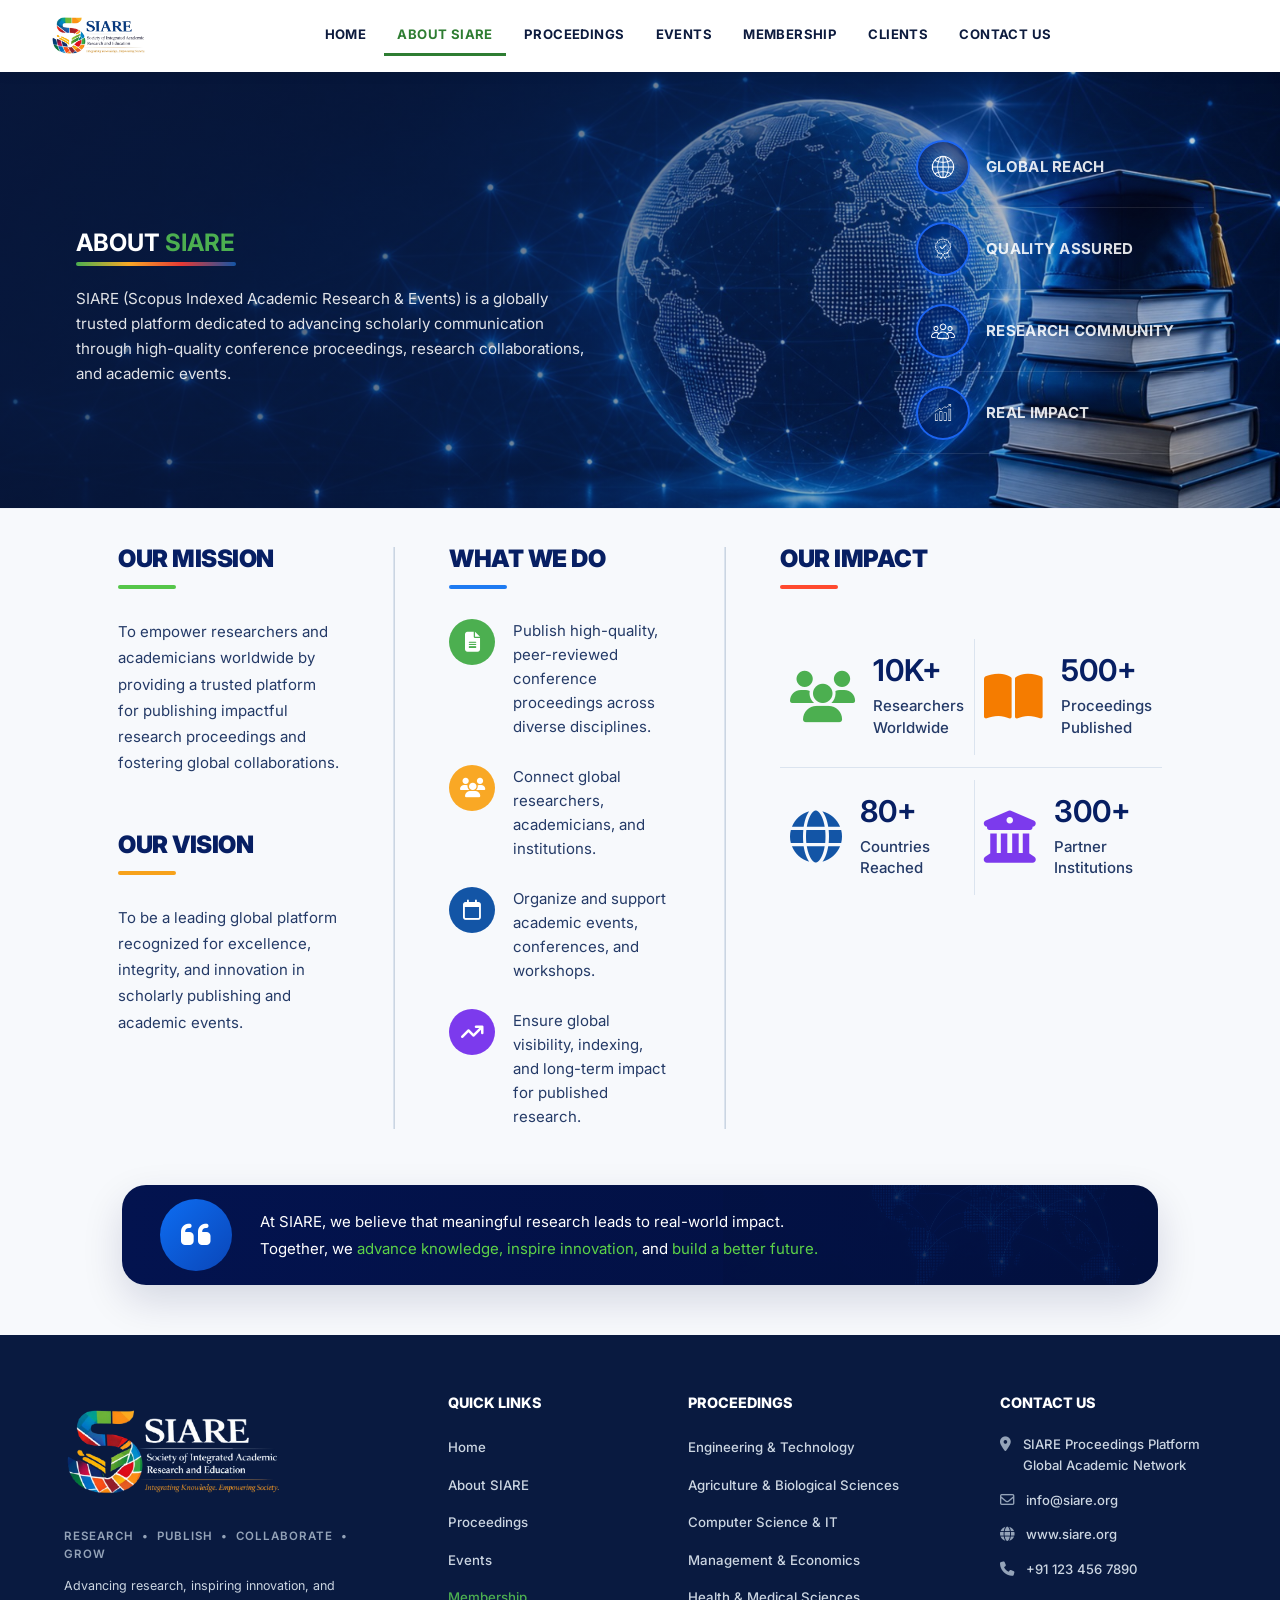
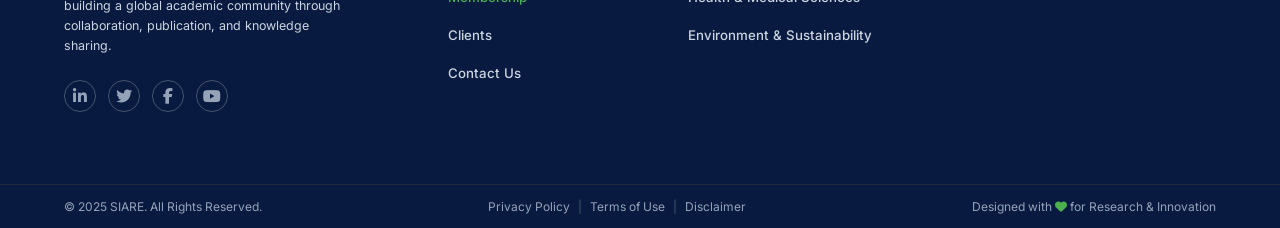
<file: about.html>
<!doctype html>
<html lang="en">
  <head>
    <meta charset="UTF-8" />
    <meta name="viewport" content="width=device-width, initial-scale=1.0" />
    <title>About SIARE – Proceedings Platform</title>
    <link rel="preconnect" href="https://fonts.googleapis.com" />
    <link rel="preconnect" href="https://fonts.gstatic.com" crossorigin />
    <link
      href="https://fonts.googleapis.com/css2?family=Inter:wght@400;500;600;700;800;900&display=swap"
      rel="stylesheet"
    />
    <link
      rel="stylesheet"
      href="https://cdnjs.cloudflare.com/ajax/libs/font-awesome/6.5.0/css/all.min.css"
    />
    <link rel="stylesheet" href="siare2.css" />
  </head>
  <body class="about-page">
    <header class="header">
      <a href="index.html" class="header-logo">
        <img src="images/image.png" alt="SIARE Logo" />
      </a>
      <input type="checkbox" id="nav-toggle" class="nav-toggle" />
      <label for="nav-toggle" class="hamburger">&#9776;</label>
      <nav class="nav-menu" id="navMenu">
        <a href="index.html" class="nav-link">HOME</a>
        <a href="about.html" class="nav-link active">ABOUT SIARE</a>
        <a href="proceedings.html" class="nav-link">PROCEEDINGS</a>
        <a href="events.html" class="nav-link">EVENTS</a>
        <a href="membership.html" class="nav-link">MEMBERSHIP</a>
        <a href="clients.html" class="nav-link">CLIENTS</a>
        <a href="contact.html" class="nav-link">CONTACT US</a>
      </nav>
      <div class="header-action">
        <button class="login-btn">
          <i class="fa-solid fa-user"></i> LOGIN
        </button>
      </div>
    </header>

    <section class="page-section">
      <div class="section-hero about-hero">
        <div class="section-hero-content">
          <div class="hero-left">
            <h1 class="hero-title">
              ABOUT <span class="text-green">SIARE</span>
            </h1>
            <div class="title-underline"></div>
            <p class="hero-desc">
              SIARE (Scopus Indexed Academic Research &amp; Events) is a
              globally trusted platform dedicated to advancing scholarly
              communication through high-quality conference proceedings,
              research collaborations, and academic events.
            </p>
          </div>
          <!-- <div class="hero-right">
        <ul class="hero-feature-list-about">
          <li><img src="icons/globe.png" alt=""><span>GLOBAL REACH</span></li>
          <li><img src="icons/badge.png" alt=""><span>QUALITY ASSURED</span></li>
          <li><img src="icons/user.png"  alt=""><span>RESEARCH COMMUNITY</span></li>
          <li><img src="icons/chart.png" alt=""><span>REAL IMPACT</span></li>
        </ul>
      </div> -->
<div class="about-side-panel">

  <div class="about-side-item">
    <div class="about-side-icon">
      <img src="icons/globe.png" alt="">
    </div>
    <h4>GLOBAL REACH</h4>
  </div>

  <div class="about-side-item">
    <div class="about-side-icon">
      <img src="icons/badge.png" alt="">
    </div>
    <h4>QUALITY ASSURED</h4>
  </div>

  <div class="about-side-item">
    <div class="about-side-icon">
      <img src="icons/user.png" alt="">
    </div>
    <h4>RESEARCH COMMUNITY</h4>
  </div>

  <div class="about-side-item">
    <div class="about-side-icon">
      <img src="icons/chart.png" alt="">
    </div>
    <h4>REAL IMPACT</h4>
  </div>

</div>

          
        </div>
      </div>

      <!-- Mission / What We Do / Impact -->
      <section class="about-info-section">
        <div class="about-info-grid">
          <div class="about-info-col">
            <h3 class="about-block-title line-green">OUR MISSION</h3>
            <p>
              To empower researchers and academicians worldwide by providing a
              trusted platform for publishing impactful research proceedings and
              fostering global collaborations.
            </p>
            <h3 class="about-block-title line-orange">OUR VISION</h3>
            <p>
              To be a leading global platform recognized for excellence,
              integrity, and innovation in scholarly publishing and academic
              events.
            </p>
          </div>

          <div class="about-info-col about-do-col">
            <h3 class="about-block-title line-blue">WHAT WE DO</h3>
            <div class="about-do-list">
              <div class="about-do-item">
                <div class="about-do-icon bg-green">
                  <i class="fa-solid fa-file-lines"></i>
                </div>
                <p>
                  Publish high-quality, peer-reviewed conference proceedings
                  across diverse disciplines.
                </p>
              </div>
              <div class="about-do-item">
                <div class="about-do-icon bg-yellow">
                  <i class="fa-solid fa-users"></i>
                </div>
                <p>
                  Connect global researchers, academicians, and institutions.
                </p>
              </div>
              <div class="about-do-item">
                <div class="about-do-icon bg-blue">
                  <i class="fa-regular fa-calendar"></i>
                </div>
                <p>
                  Organize and support academic events, conferences, and
                  workshops.
                </p>
              </div>
              <div class="about-do-item">
                <div class="about-do-icon bg-purple">
                  <i class="fa-solid fa-arrow-trend-up"></i>
                </div>
                <p>
                  Ensure global visibility, indexing, and long-term impact for
                  published research.
                </p>
              </div>
            </div>
          </div>

          <div class="about-info-col">
            <h3 class="about-block-title line-red">OUR IMPACT</h3>
            <div class="about-impact-grid">
              <div class="about-impact-item">
                <i class="fa-solid fa-users text-green"></i>
                <div>
                  <h2>10K+</h2>
                  <p>Researchers Worldwide</p>
                </div>
              </div>
              <div class="about-impact-item">
                <i class="fa-solid fa-book-open text-orange"></i>
                <div>
                  <h2>500+</h2>
                  <p>Proceedings Published</p>
                </div>
              </div>
              <div class="about-impact-item">
                <i class="fa-solid fa-globe text-blue"></i>
                <div>
                  <h2>80+</h2>
                  <p>Countries Reached</p>
                </div>
              </div>
              <div class="about-impact-item">
                <i class="fa-solid fa-building-columns text-purple"></i>
                <div>
                  <h2>300+</h2>
                  <p>Partner Institutions</p>
                </div>
              </div>
            </div>
          </div>
        </div>
      </section>
    </section>

    <!-- Quote banner -->
    <section class="impact-banner-wrapper">
      <div class="impact-banner">
        <div class="quote-icon"><i class="fa-solid fa-quote-left"></i></div>
        <div class="impact-text">
          <p>
            At SIARE, we believe that meaningful research leads to real-world
            impact.<br />
            Together, we
            <span class="text-green"
              >advance knowledge, inspire innovation,</span
            >
            and <span class="text-green">build a better future.</span>
          </p>
        </div>
      </div>
    </section>

    <footer id="contact" class="main-footer">
      <div class="container footer-grid">
        <div class="footer-col">
          <div class="footer-logo mb-1">
            <img
              src="images/footerlogo.png"
              alt="SIARE"
              style="width: 220px; height: auto; object-fit: contain"
            />
          </div>
          <p class="footer-tagline mb-1">
            RESEARCH &nbsp;&bull;&nbsp; PUBLISH &nbsp;&bull;&nbsp; COLLABORATE
            &nbsp;&bull;&nbsp; GROW
          </p>
          <p class="footer-desc">
            Advancing research, inspiring innovation, and building a global
            academic community through collaboration, publication, and knowledge
            sharing.
          </p>
          <div class="social-icons mt-2">
            <a href="#"><i class="fa-brands fa-linkedin-in"></i></a>
            <a href="#"><i class="fa-brands fa-twitter"></i></a>
            <a href="#"><i class="fa-brands fa-facebook-f"></i></a>
            <a href="#"><i class="fa-brands fa-youtube"></i></a>
          </div>
        </div>
        <div class="footer-col">
          <h4 class="footer-heading">QUICK LINKS</h4>
          <ul class="footer-links">
            <li><a href="index.html">Home</a></li>
            <li><a href="about.html">About SIARE</a></li>
            <li><a href="proceedings.html">Proceedings</a></li>
            <li><a href="events.html">Events</a></li>
            <li><a href="membership.html" class="text-green">Membership</a></li>
            <li><a href="clients.html">Clients</a></li>
            <li><a href="contact.html">Contact Us</a></li>
          </ul>
        </div>
        <div class="footer-col">
          <h4 class="footer-heading">PROCEEDINGS</h4>
          <ul class="footer-links">
            <li><a href="#">Engineering &amp; Technology</a></li>
            <li><a href="#">Agriculture &amp; Biological Sciences</a></li>
            <li><a href="#">Computer Science &amp; IT</a></li>
            <li><a href="#">Management &amp; Economics</a></li>
            <li><a href="#">Health &amp; Medical Sciences</a></li>
            <li><a href="#">Environment &amp; Sustainability</a></li>
          </ul>
        </div>
        <div class="footer-col">
          <h4 class="footer-heading">CONTACT US</h4>
          <ul class="footer-contact">
            <li>
              <i class="fa-solid fa-location-dot"></i
              ><span
                >SIARE Proceedings Platform<br />Global Academic Network</span
              >
            </li>
            <li>
              <i class="fa-regular fa-envelope"></i><span>info@siare.org</span>
            </li>
            <li><i class="fa-solid fa-globe"></i><span>www.siare.org</span></li>
            <li>
              <i class="fa-solid fa-phone"></i><span>+91 123 456 7890</span>
            </li>
          </ul>
        </div>
      </div>
      <div class="footer-bottom border-top mt-3 pt-1 pb-1">
        <div
          class="container d-flex justify-between align-center"
          style="
            font-size: 0.75rem;
            color: #94a3b8;
            flex-wrap: wrap;
            gap: 0.5rem;
          "
        >
          <p>&copy; 2025 SIARE. All Rights Reserved.</p>
          <div class="footer-bottom-links">
            <a href="#">Privacy Policy</a><span>|</span
            ><a href="#">Terms of Use</a><span>|</span
            ><a href="#">Disclaimer</a>
          </div>
          <p>
            Designed with <i class="fa-solid fa-heart text-green"></i> for
            Research &amp; Innovation
          </p>
        </div>
      </div>
    </footer>

    <script>
      document.querySelector(".hamburger").addEventListener("click", () => {
        document.getElementById("navMenu").classList.toggle("open");
      });
    </script>
  </body>
</html>
</file>
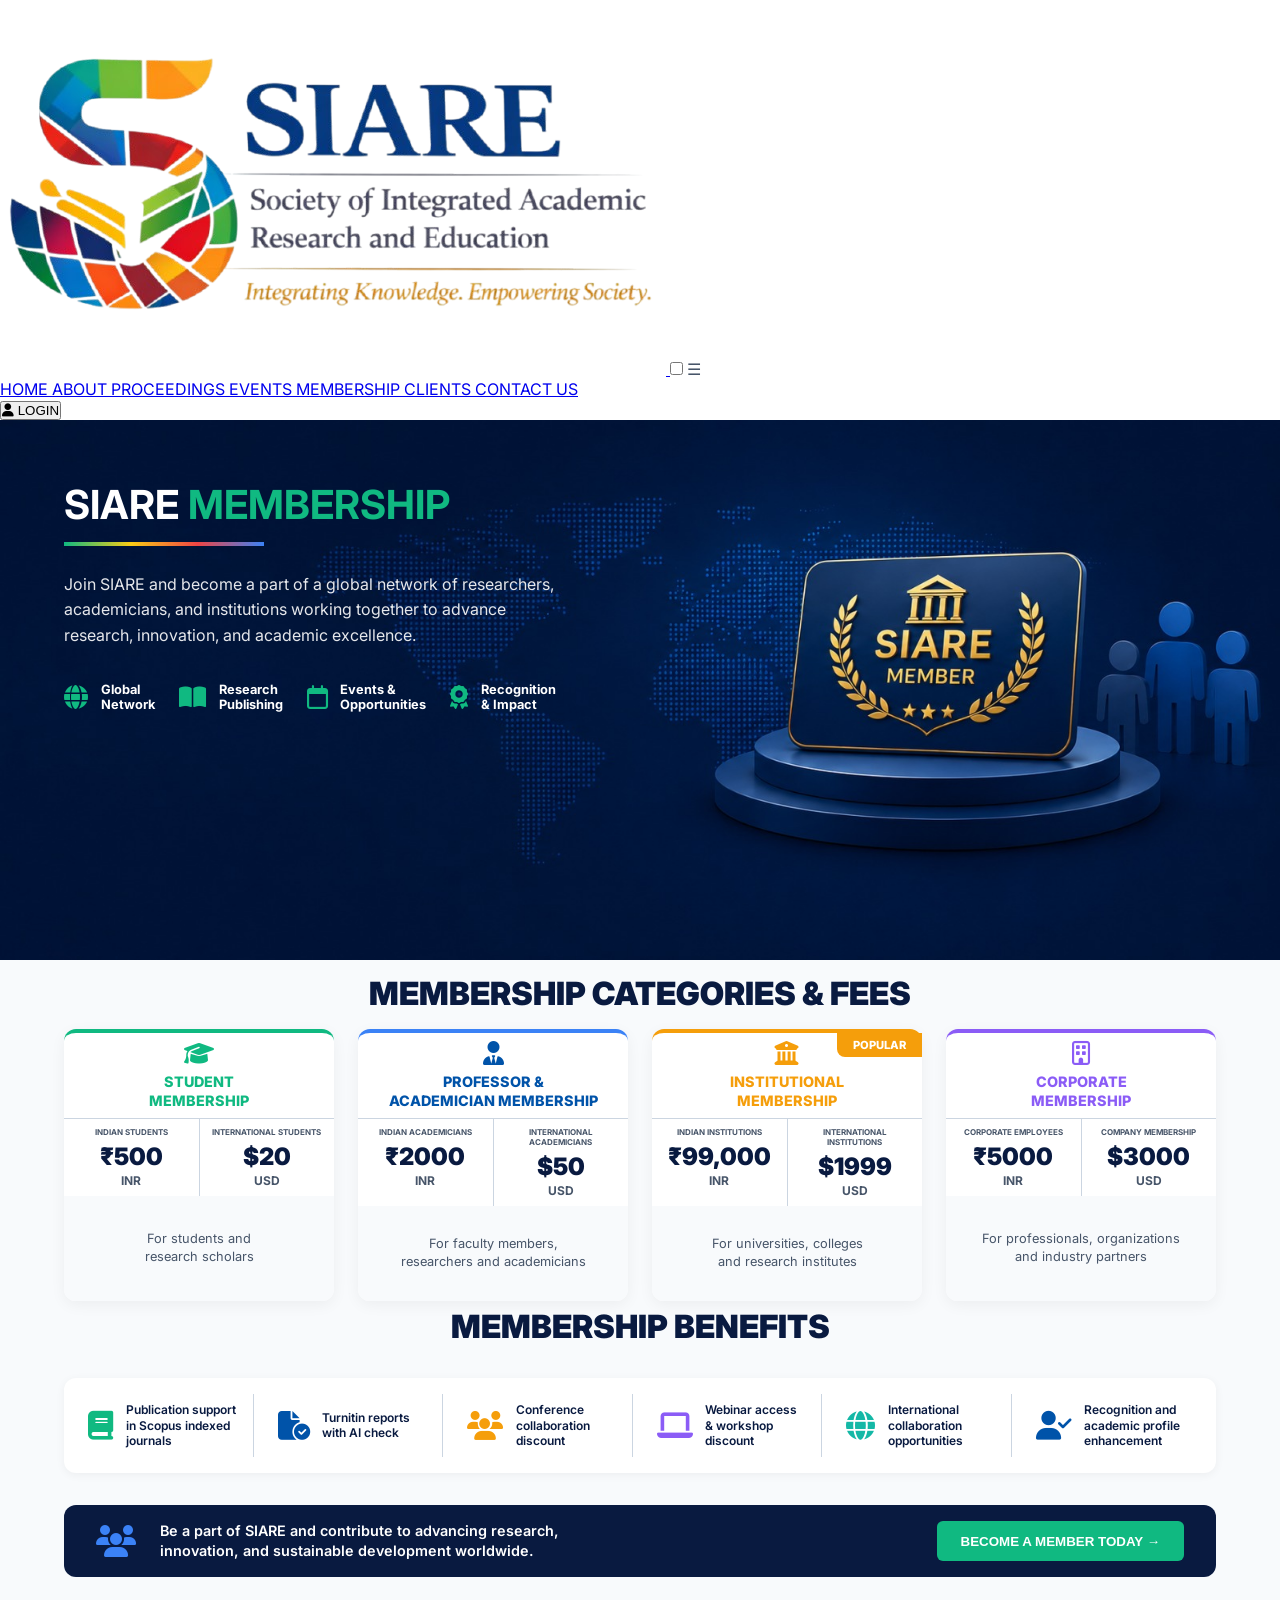
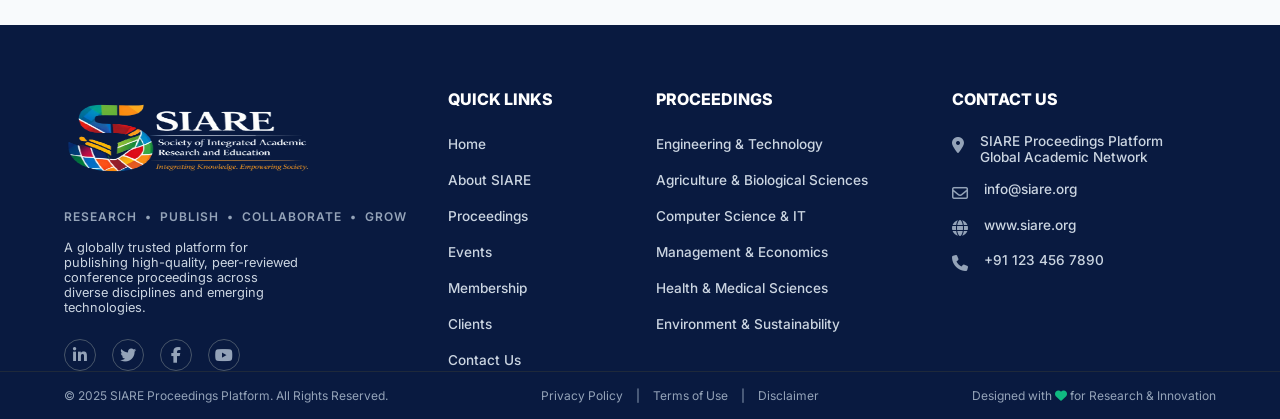
<file: membership.html>
<!DOCTYPE html>
<html lang="en">
<head>
    <meta charset="UTF-8">
    <meta name="viewport" content="width=device-width, initial-scale=1.0">
    <title>SIARE Proceedings Platform</title>
    <!-- Google Fonts -->
    <link rel="preconnect" href="https://fonts.googleapis.com">
    <link rel="preconnect" href="https://fonts.gstatic.com" crossorigin>
    <link href="https://fonts.googleapis.com/css2?family=Inter:wght@400;500;600;700;800;900&display=swap" rel="stylesheet">
    <!-- Font Awesome -->
    <link rel="stylesheet" href="https://cdnjs.cloudflare.com/ajax/libs/font-awesome/6.5.0/css/all.min.css">
    <!-- Custom CSS -->
    <link rel="stylesheet" href="style.css">
</head>
<body>

    <!-- Top Navigation -->
<header class="membership-page-header">

  <a href="index.html" class="membership-header-logo">
    <img src="images/image.png" alt="SIARE Logo" />
  </a>

  <input type="checkbox"
         id="membership-nav-toggle"
         class="membership-nav-toggle">

  <label for="membership-nav-toggle"
         class="membership-hamburger">
    &#9776;
  </label>

  <nav class="membership-nav-menu">

    <a href="index.html" class="membership-nav-link">
      HOME
    </a>

    <a href="about.html" class="membership-nav-link">
      ABOUT
    </a>

    <a href="proceedings.html" class="membership-nav-link">
      PROCEEDINGS
    </a>

    <a href="events.html" class="membership-nav-link">
      EVENTS
    </a>

    <a href="membership.html"
       class="membership-nav-link active">
      MEMBERSHIP
    </a>

    <a href="clients.html" class="membership-nav-link">
      CLIENTS
    </a>

    <a href="contact.html" class="membership-nav-link">
      CONTACT US
    </a>

      <div class="membership-header-action">
    <button class="membership-login-btn">
      <i class="fa-solid fa-user"></i> LOGIN
    </button>
  </div>

  </nav>

</header>

<!-- MEMBERSHIP SECTION -->
<section id="membership" class="page-section bg-light">
    <div class="section-hero membership-hero">
        <div class="section-hero-content">
            <div class="hero-left">
                <h1 class="hero-title">SIARE <span class="text-green">MEMBERSHIP</span></h1>
                <div class="title-underline"></div>
                <p class="hero-desc">Join SIARE and become a part of a global network of researchers, <br> academicians, and institutions working together to advance <br> research, innovation, and academic excellence.</p>
                <div class="membership-hero-features mt-2">
                    <div class="mh-feature"><i class="fa-solid fa-globe"></i> Global<br>Network</div>
                    <div class="mh-feature"><i class="fa-solid fa-book-open"></i> Research <br>  Publishing</div>
                    <div class="mh-feature"><i class="fa-regular fa-calendar"></i> Events &<br>Opportunities</div>
                    <div class="mh-feature"><i class="fa-solid fa-award"></i> Recognition <br> & Impact</div>
                </div>
            </div>
            
        </div>
    </div>
    
    <div class="membership-content container pt-3 pb-3">
        <h2 class="centered-heading text-darkblue text-center mb-2">MEMBERSHIP CATEGORIES & FEES</h2>
        <div class="fees-grid">
            <div class="fee-card">
                <div class="fee-header text-green"><i class="fa-solid fa-graduation-cap"></i> STUDENT<br>MEMBERSHIP</div>
                <div class="fee-prices">
                    <div class="fee-price"><span>INDIAN STUDENTS</span><h2>₹500</h2><p>INR</p></div>
                    <div class="fee-price"><span>INTERNATIONAL STUDENTS</span><h2>$20</h2><p>USD</p></div>
                </div>
                <div class="fee-footer">For students and<br>research scholars</div>
            </div>
            <div class="fee-card">
                <div class="fee-header text-blue"><i class="fa-solid fa-user-tie"></i> PROFESSOR &<br>ACADEMICIAN MEMBERSHIP</div>
                <div class="fee-prices">
                    <div class="fee-price"><span>INDIAN ACADEMICIANS</span><h2>₹2000</h2><p>INR</p></div>
                    <div class="fee-price"><span>INTERNATIONAL ACADEMICIANS</span><h2>$50</h2><p>USD</p></div>
                </div>
                <div class="fee-footer">For faculty members,<br>researchers and academicians</div>
            </div>
            <div class="fee-card popular-card">
                <div class="popular-badge">POPULAR</div>
                <div class="fee-header text-orange"><i class="fa-solid fa-building-columns"></i> INSTITUTIONAL<br>MEMBERSHIP</div>
                <div class="fee-prices">
                    <div class="fee-price"><span>INDIAN INSTITUTIONS</span><h2>₹99,000</h2><p>INR</p></div>
                    <div class="fee-price"><span>INTERNATIONAL INSTITUTIONS</span><h2>$1999</h2><p>USD</p></div>
                </div>
                <div class="fee-footer">For universities, colleges<br>and research institutes</div>
            </div>
            <div class="fee-card">
                <div class="fee-header text-purple"><i class="fa-regular fa-building"></i> CORPORATE<br>MEMBERSHIP</div>
                <div class="fee-prices">
                    <div class="fee-price"><span>CORPORATE EMPLOYEES</span><h2>₹5000</h2><p>INR</p></div>
                    <div class="fee-price"><span>COMPANY MEMBERSHIP</span><h2>$3000</h2><p>USD</p></div>
                </div>
                <div class="fee-footer">For professionals, organizations<br>and industry partners</div>
            </div>
        </div>
        
        <h2 class="centered-heading text-darkblue text-center mt-3 mb-2">MEMBERSHIP BENEFITS</h2>
        <div class="benefits-row">
            <div class="benefit-item"><i class="fa-solid fa-book text-green"></i> <p>Publication support in Scopus indexed journals</p></div>
            <div class="benefit-item"><i class="fa-solid fa-file-circle-check text-blue"></i> <p>Turnitin reports<br>with AI check</p></div>
            <div class="benefit-item"><i class="fa-solid fa-users text-orange"></i> <p>Conference collaboration<br>discount</p></div>
            <div class="benefit-item"><i class="fa-solid fa-laptop text-purple"></i> <p>Webinar access<br>& workshop discount</p></div>
            <div class="benefit-item"><i class="fa-solid fa-globe text-teal"></i> <p>International collaboration<br>opportunities</p></div>
            <div class="benefit-item"><i class="fa-solid fa-user-check text-blue"></i> <p>Recognition and<br>academic profile<br>enhancement</p></div>
        </div>
        
        <div class="join-strip mt-3">
            <div class="join-left">
                <i class="fa-solid fa-users"></i>
                <p>Be a part of SIARE and contribute to advancing research,<br>innovation, and sustainable development worldwide.</p>
            </div>
            <button class="btn-green">BECOME A MEMBER TODAY &rarr;</button>
        </div>
    </div>
</section>

<!-- MAIN FOOTER -->
<footer id="contact" class="main-footer">
    <div class="container footer-grid">
        <div class="footer-col">
            <div class="footer-logo mb-1">
                <img src="images/footerlogo.png" alt="" width="250" height="100">
            </div>
            <p style="color:#94a3b8; font-size:0.75rem; font-weight:600; letter-spacing:1px;" class="mb-1">RESEARCH &nbsp;&bull;&nbsp; PUBLISH &nbsp;&bull;&nbsp; COLLABORATE &nbsp;&bull;&nbsp; GROW</p>
            <p style="color:#cbd5e1; font-size:0.8rem; margin-bottom:1.5rem;">A globally trusted platform for<br>publishing high-quality, peer-reviewed<br>conference proceedings across<br>diverse disciplines and emerging<br>technologies.</p>
            <div class="social-icons">
                <a href="siare.html"><i class="fa-brands fa-linkedin-in"></i></a>
                <a href="siare.html"><i class="fa-brands fa-twitter"></i></a>
                <a href="siare.html"><i class="fa-brands fa-facebook-f"></i></a>
                <a href="siare.html"><i class="fa-brands fa-youtube"></i></a>
            </div>
        </div>
        <div class="footer-col">
            <h4 class="footer-heading">QUICK LINKS</h4>
            <ul class="footer-links">
                <li><a href="siare.html">Home</a></li>
                <li><a href="about.html">About SIARE</a></li>
                <li><a href="proceedings.html">Proceedings</a></li>
                <li><a href="events.html">Events</a></li>
                <li><a href="membership.html" class="text-green">Membership</a></li>
                <li><a href="clients.html">Clients</a></li>
                <li><a href="contact.html">Contact Us</a></li>
            </ul>
        </div>
        <div class="footer-col">
            <h4 class="footer-heading">PROCEEDINGS</h4>
            <ul class="footer-links">
                <li><a href="siare.html">Engineering & Technology</a></li>
                <li><a href="siare.html">Agriculture & Biological Sciences</a></li>
                <li><a href="siare.html">Computer Science & IT</a></li>
                <li><a href="siare.html">Management & Economics</a></li>
                <li><a href="siare.html">Health & Medical Sciences</a></li>
                <li><a href="siare.html">Environment & Sustainability</a></li>
            </ul>
        </div>
        <div class="footer-col">
            <h4 class="footer-heading">CONTACT US</h4>
            <ul class="footer-contact">
                <li><i class="fa-solid fa-location-dot"></i> <span>SIARE Proceedings Platform<br>Global Academic Network</span></li>
                <li><i class="fa-regular fa-envelope"></i> <span>info@siare.org</span></li>
                <li><i class="fa-solid fa-globe"></i> <span>www.siare.org</span></li>
                <li><i class="fa-solid fa-phone"></i> <span>+91 123 456 7890</span></li>
            </ul>
        </div>
    </div>
    <div class="footer-bottom border-top mt-3 pt-1 pb-1">
        <div class="container d-flex justify-between align-center" style="font-size:0.75rem; color:#94a3b8;">
            <p>&copy; 2025 SIARE Proceedings Platform. All Rights Reserved.</p>
            <div class="footer-bottom-links">
                <a href="siare.html">Privacy Policy</a> <span style="margin:0 10px;">|</span>
                <a href="siare.html">Terms of Use</a> <span style="margin:0 10px;">|</span>
                <a href="siare.html">Disclaimer</a>
            </div>
            <p>Designed with <i class="fa-solid fa-heart text-green"></i> for Research & Innovation</p>
        </div>
    </div>
</footer>
</body>
</html>
</file>
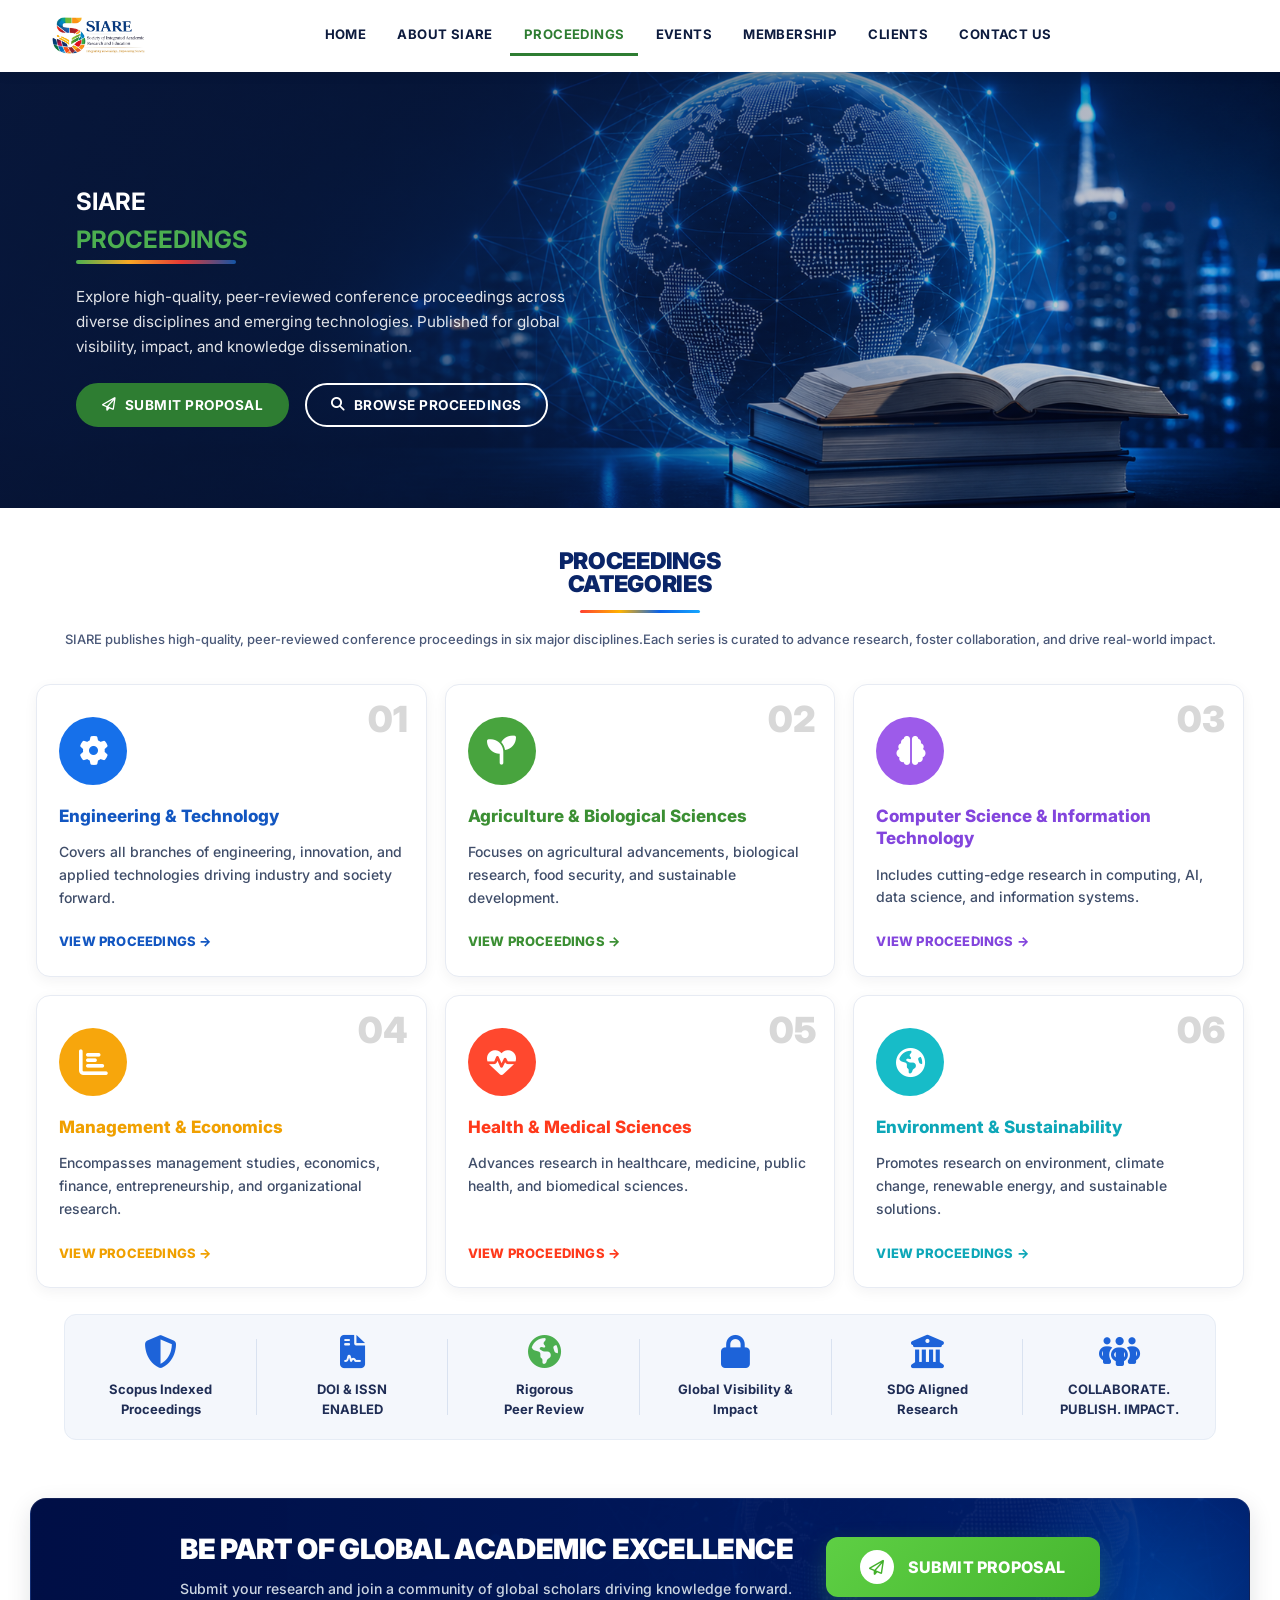
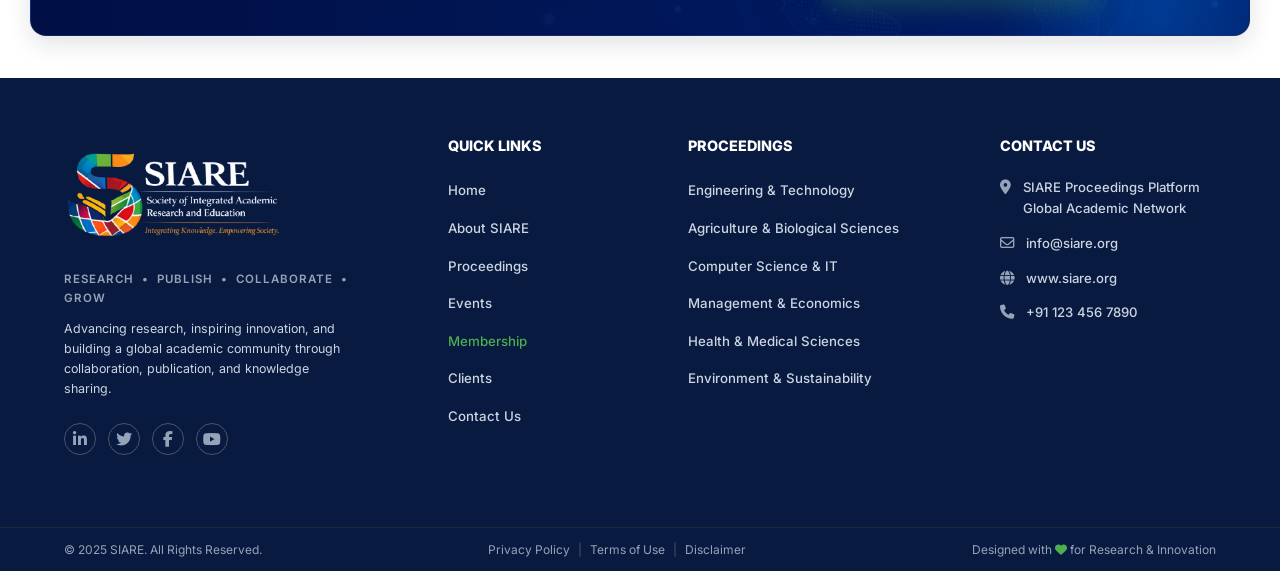
<file: proceedings.html>
<!DOCTYPE html>
<html lang="en">
<head>
<meta charset="UTF-8">
<meta name="viewport" content="width=device-width, initial-scale=1.0">
<title>Proceedings – SIARE Platform</title>
<link rel="preconnect" href="https://fonts.googleapis.com">
<link rel="preconnect" href="https://fonts.gstatic.com" crossorigin>
<link href="https://fonts.googleapis.com/css2?family=Inter:wght@400;500;600;700;800;900&display=swap" rel="stylesheet">
<link rel="stylesheet" href="https://cdnjs.cloudflare.com/ajax/libs/font-awesome/6.5.0/css/all.min.css">
<link rel="stylesheet" href="siare2.css">
</head>
<body>

<header class="header">
  <a href="index.html" class="header-logo">
    <img src="images/image.png" alt="SIARE Logo">
  </a>
  <input type="checkbox" id="nav-toggle" class="nav-toggle">
  <label for="nav-toggle" class="hamburger">&#9776;</label>
  <nav class="nav-menu" id="navMenu">
    <a href="index.html"       class="nav-link">HOME</a>
    <a href="about.html"       class="nav-link">ABOUT SIARE</a>
    <a href="proceedings.html" class="nav-link active">PROCEEDINGS</a>
    <a href="events.html"      class="nav-link">EVENTS</a>
    <a href="membership.html"  class="nav-link">MEMBERSHIP</a>
    <a href="clients.html"     class="nav-link">CLIENTS</a>
    <a href="contact.html"     class="nav-link">CONTACT US</a>
  </nav>
  <div class="header-action">
    <button class="login-btn"><i class="fa-solid fa-user"></i> LOGIN</button>
  </div>
</header>

<!-- HERO -->
<section class="section-hero proceedings-hero">
  <div class="section-hero-content">
    <div class="hero-left">
      <h1 class="hero-title">SIARE<br><span class="text-green">PROCEEDINGS</span></h1>
      <div class="title-underline"></div>
      <p class="hero-desc">Explore high-quality, peer-reviewed conference proceedings across diverse disciplines and emerging technologies. Published for global visibility, impact, and knowledge dissemination.</p>
      <div class="hero-buttons" style="margin-top:1.5rem;">
        <button class="btn-green"><i class="fa-regular fa-paper-plane"></i> SUBMIT PROPOSAL</button>
        <button class="btn-outline-white"><i class="fa-solid fa-magnifying-glass"></i> BROWSE PROCEEDINGS</button>
      </div>
    </div>
    <!-- <div class="hero-right">
      <ul class="hero-feature-list-proceedings">
        <li><img src="icons/document.png" alt=""><span>Scopus Indexed Proceedings</span></li>
        <li><img src="icons/doi.png"    alt=""><span>DOI &amp; ISSN Enabled</span></li>
        <li><img src="icons/user.png"   alt=""><span>Rigorous Peer Review</span></li>
        <li><img src="icons/globe.png"  alt=""><span>Global Visibility &amp; Impact</span></li>
        <li><img src="icons/chart.png"  alt=""><span>SDG Aligned Research</span></li>
      </ul>
    </div> -->
  </div>
</section>

<!-- PROCEEDINGS CATEGORIES -->
<section class="proc-categories-section">
  <div class="proc-categories-inner">
    <div class="proc-cat-label">
      <h3>PROCEEDINGS<br><span>CATEGORIES</span></h3>
      <div class="underline-bar"></div>
    </div>

    <div class="proc-cats-grid">
      <div class="proc-cat-card blue">
        <i class="fa-solid fa-gear"></i>
        <div>Engineering &amp; Technology</div>
        <a href="#" class="view-link">View Proceedings →</a>
      </div>
      <div class="proc-cat-card green">
        <i class="fa-solid fa-seedling"></i>
        <div>Agriculture &amp; Biological Sciences</div>
        <a href="#" class="view-link">View Proceedings →</a>
      </div>
      <div class="proc-cat-card purple">
        <i class="fa-solid fa-brain"></i>
        <div>Computer Science &amp; Information Technology</div>
        <a href="#" class="view-link">View Proceedings →</a>
      </div>
      <div class="proc-cat-card orange">
        <i class="fa-solid fa-chart-bar"></i>
        <div>Management &amp; Economics</div>
        <a href="#" class="view-link">View Proceedings →</a>
      </div>
      <div class="proc-cat-card red">
        <i class="fa-solid fa-heart-pulse"></i>
        <div>Health &amp; Medical Sciences</div>
        <a href="#" class="view-link">View Proceedings →</a>
      </div>
      <div class="proc-cat-card teal">
        <i class="fa-solid fa-earth-americas"></i>
        <div>Environment &amp; Sustainability</div>
        <a href="#" class="view-link">View Proceedings →</a>
      </div>
    </div>

    <div class="proc-why-box">
      <h4>WHY PUBLISH WITH SIARE?</h4>
      <div class="underline-bar"></div>
      <div class="proc-why-item"><i class="fa-solid fa-circle-check"></i><p>High-quality peer-reviewed publications</p></div>
      <div class="proc-why-item"><i class="fa-solid fa-circle-check"></i><p>Global indexing and discoverability</p></div>
      <div class="proc-why-item"><i class="fa-solid fa-circle-check"></i><p>Permanent DOI &amp; ISSN assignment</p></div>
      <div class="proc-why-item"><i class="fa-solid fa-circle-check"></i><p>Wide dissemination and academic impact</p></div>
      <div class="proc-why-item"><i class="fa-solid fa-circle-check"></i><p>Support for sustainable development goals</p></div>
      <button class="author-guidelines-btn"><i class="fa-solid fa-file-lines"></i> AUTHOR GUIDELINES</button>
    </div>
  </div>
</section>

<!-- FEATURE ICON BAR -->
<div style="padding:0 5% 2rem;">
  <div class="icon-features-row">
    <div class="icon-feature"><i class="fa-solid fa-shield-halved"></i><p>Scopus Indexed <br>Proceedings</p></div>
    <div class="icon-feature"><i class="fa-solid fa-file-contract"></i><p>DOI &amp; ISSN<br>ENABLED</p></div>
    <div class="icon-feature"><i class="fa-solid fa-earth-americas" style="color:#4caf50;"></i><p>Rigorous <br>Peer Review</p></div>
    <div class="icon-feature"><i class="fa-solid fa-lock"></i><p>Global Visibility &amp;<br>Impact</p></div>
    <div class="icon-feature"><i class="fa-solid fa-building-columns"></i><p>SDG Aligned <br>Research</p></div>
    <div class="icon-feature"><i class="fa-solid fa-people-group"></i><p>COLLABORATE.<br>PUBLISH. IMPACT.</p></div>
  </div>
</div>

<!-- PUBLISH STRIP -->
<div class="publish-strip">
  <div class="container d-flex justify-between align-center" style="gap:2rem;flex-wrap:wrap;max-width:1280px;margin:0 auto;">
    <div class="strip-text-left">
      <h2>BE PART OF GLOBAL ACADEMIC EXCELLENCE</h2>
      <p style="color:#cbd5e1;font-size:0.88rem;">Submit your research and join a community of global scholars driving knowledge forward.</p>
    </div>
    <button class="btn-green"><i class="fa-regular fa-paper-plane"></i> SUBMIT PROPOSAL</button>
  </div>
</div>

<footer class="main-footer">
  <div class="container footer-grid">
    <div class="footer-col">
      <div class="footer-logo mb-1"><img src="images/footerlogo.png" alt="SIARE" style="width:220px;height:auto;object-fit:contain;"></div>
      <p class="footer-tagline mb-1">RESEARCH &nbsp;&bull;&nbsp; PUBLISH &nbsp;&bull;&nbsp; COLLABORATE &nbsp;&bull;&nbsp; GROW</p>
      <p class="footer-desc">Advancing research, inspiring innovation, and building a global academic community through collaboration, publication, and knowledge sharing.</p>
      <div class="social-icons mt-2">
        <a href="#"><i class="fa-brands fa-linkedin-in"></i></a>
        <a href="#"><i class="fa-brands fa-twitter"></i></a>
        <a href="#"><i class="fa-brands fa-facebook-f"></i></a>
        <a href="#"><i class="fa-brands fa-youtube"></i></a>
      </div>
    </div>
    <div class="footer-col">
      <h4 class="footer-heading">QUICK LINKS</h4>
      <ul class="footer-links">
        <li><a href="index.html">Home</a></li>
        <li><a href="about.html">About SIARE</a></li>
        <li><a href="proceedings.html">Proceedings</a></li>
        <li><a href="events.html">Events</a></li>
        <li><a href="membership.html" class="text-green">Membership</a></li>
        <li><a href="clients.html">Clients</a></li>
        <li><a href="contact.html">Contact Us</a></li>
      </ul>
    </div>
    <div class="footer-col">
      <h4 class="footer-heading">PROCEEDINGS</h4>
      <ul class="footer-links">
        <li><a href="#">Engineering &amp; Technology</a></li>
        <li><a href="#">Agriculture &amp; Biological Sciences</a></li>
        <li><a href="#">Computer Science &amp; IT</a></li>
        <li><a href="#">Management &amp; Economics</a></li>
        <li><a href="#">Health &amp; Medical Sciences</a></li>
        <li><a href="#">Environment &amp; Sustainability</a></li>
      </ul>
    </div>
    <div class="footer-col">
      <h4 class="footer-heading">CONTACT US</h4>
      <ul class="footer-contact">
        <li><i class="fa-solid fa-location-dot"></i><span>SIARE Proceedings Platform<br>Global Academic Network</span></li>
        <li><i class="fa-regular fa-envelope"></i><span>info@siare.org</span></li>
        <li><i class="fa-solid fa-globe"></i><span>www.siare.org</span></li>
        <li><i class="fa-solid fa-phone"></i><span>+91 123 456 7890</span></li>
      </ul>
    </div>
  </div>
  <div class="footer-bottom border-top mt-3 pt-1 pb-1">
    <div class="container d-flex justify-between align-center" style="font-size:0.75rem;color:#94a3b8;flex-wrap:wrap;gap:0.5rem;">
      <p>&copy; 2025 SIARE. All Rights Reserved.</p>
      <div class="footer-bottom-links">
        <a href="#">Privacy Policy</a><span>|</span><a href="#">Terms of Use</a><span>|</span><a href="#">Disclaimer</a>
      </div>
      <p>Designed with <i class="fa-solid fa-heart text-green"></i> for Research &amp; Innovation</p>
    </div>
  </div>
</footer>

<script>
  document.querySelector('.hamburger').addEventListener('click', () => {
    document.getElementById('navMenu').classList.toggle('open');
  });
</script>
</body>
</html>
</file>
<file: siare2.css>
/* ============================================================
   SIARE PROCEEDINGS PLATFORM — MASTER STYLESHEET
   Matches reference screenshots pixel-perfect
   ============================================================ */

/* ─── 1. CSS Variables ─────────────────────────────────────── */
:root {
  --navy:        #091a40;
  --navy-deep:   #061030;
  --brand-blue:  #1355a6;
  --brand-green: #2e7d32;
  --accent-green:#4caf50;
  --accent-red:  #e53935;
  --accent-orange:#f57c00;
  --accent-amber: #f9a825;
  --gold:        #eab308;
  --text-dark:   #0d1b3e;
  --text-body:   #475569;
  --text-light:  #94a3b8;
  --border:      #cbd5e1;
  --bg-light:    #f4f8fb;
  --bg-section:  #f8fafc;
  --white:       #ffffff;
  --shadow-sm:   0 2px 8px rgba(0,0,0,0.06);
  --shadow-md:   0 4px 16px rgba(0,0,0,0.1);
  --shadow-lg:   0 10px 30px rgba(0,0,0,0.12);
  --radius-sm:   6px;
  --radius-md:   10px;
  --radius-lg:   16px;
  --radius-xl:   24px;
  --transition:  all 0.3s ease;
}

/* ─── 2. Reset & Base ──────────────────────────────────────── */
*, *::before, *::after { margin: 0; padding: 0; box-sizing: border-box; }
html { scroll-behavior: smooth; font-size: 16px; }
body {
  font-family: 'Inter', sans-serif;
  background: var(--white);
  color: var(--text-body);
  overflow-x: hidden;
  line-height: 1.6;
}
img { display: block; max-width: 100%; }
a { text-decoration: none; }
button { cursor: pointer; font-family: inherit; }
ul { list-style: none; }

/* ─── 3. Utility Classes ───────────────────────────────────── */
.container       { max-width: 1280px; margin: 0 auto; padding: 0 5%; }
.text-center     { text-align: center; }
.d-flex          { display: flex; }
.align-center    { align-items: center; }
.justify-between { justify-content: space-between; }
.mt-1 { margin-top: 0.75rem; } .mt-2 { margin-top: 1.5rem; } .mt-3 { margin-top: 3rem; }
.mb-1 { margin-bottom: 0.75rem; } .mb-2 { margin-bottom: 1.5rem; } .mb-3 { margin-bottom: 3rem; }
.pt-1 { padding-top: 0.75rem; } .pt-3 { padding-top: 3rem; }
.pb-1 { padding-bottom: 0.75rem; } .pb-3 { padding-bottom: 3rem; }

.text-green  { color: var(--accent-green); }
.text-orange { color: var(--accent-orange); }
.text-blue   { color: var(--brand-blue); }
.text-purple { color: #7c3aed; }
.text-red    { color: var(--accent-red); }
.text-teal   { color: #0d9488; }
.text-darkblue { color: var(--navy); }
.text-white  { color: #fff; }

.bg-green    { background-color: var(--accent-green); }
.bg-orange   { background-color: var(--accent-orange); }
.bg-blue     { background-color: var(--brand-blue); }
.bg-purple   { background-color: #7c3aed; }
.bg-red      { background-color: var(--accent-red); }
.bg-yellow   { background-color: var(--accent-amber); }
.bg-darkblue { background-color: var(--navy); }
.bg-light    { background-color: var(--bg-light); }
.border-top  { border-top: 1px solid #1e293b; }

/* ─── 4. Buttons ───────────────────────────────────────────── */
.btn-primary,
.btn-green,
.btn-darkblue,
.btn-yellow,
.btn-outline-white,
.btn-outline-green,
.btn-outline-orange,
.btn-outline-red,
.btn-outline-blue {
  display: inline-flex;
  align-items: center;
  gap: 0.5rem;
  padding: 0.75rem 1.5rem;
  border-radius: var(--radius-sm);
  font-weight: 700;
  font-size: 0.85rem;
  letter-spacing: 0.5px;
  border: 2px solid transparent;
  transition: var(--transition);
  white-space: nowrap;
}
.btn-primary, .btn-darkblue {
  background: var(--navy); color: #fff; border-color: var(--navy);
  border-radius: 50px;
}
.btn-primary:hover, .btn-darkblue:hover { background: var(--brand-blue); border-color: var(--brand-blue); transform: translateY(-1px); }
.btn-green     { background: var(--brand-green); color: #fff; border-color: var(--brand-green); border-radius: 50px; }
.btn-green:hover { background: #1b5e20; border-color: #1b5e20; transform: translateY(-1px); }
.btn-yellow    { background: var(--gold); color: var(--navy); border-color: var(--gold); }
.btn-yellow:hover { background: #d97706; }
.btn-outline-white { background: transparent; color: #fff; border-color: #fff; border-radius: 50px; }
.btn-outline-white:hover { background: #fff; color: var(--navy); }
.btn-outline-green  { color: var(--brand-green); border-color: var(--brand-green); background: transparent; }
.btn-outline-green:hover  { background: var(--brand-green); color: #fff; }
.btn-outline-orange { color: var(--accent-orange); border-color: var(--accent-orange); background: transparent; }
.btn-outline-orange:hover { background: var(--accent-orange); color: #fff; }
.btn-outline-red    { color: var(--accent-red); border-color: var(--accent-red); background: transparent; }
.btn-outline-red:hover    { background: var(--accent-red); color: #fff; }
.btn-outline-blue   { color: var(--brand-blue); border-color: var(--brand-blue); background: transparent; }
.btn-outline-blue:hover   { background: var(--brand-blue); color: #fff; }

/* home page navigation */
/* =========================================
   DEFAULT HEADER (OTHER PAGES)
========================================= */

.home-header{
  position: sticky;
  top: 0;
  left: 0;

  width: 100%;

  z-index: 1000;

  background: #001247;

  box-shadow: 0 2px 12px rgba(0,0,0,0.08);

  display: flex;
  align-items: center;
  justify-content: space-between;

  padding: 0 4%;

  height: 72px;
}

/* DEFAULT NAV LINKS */

.nav-link{
  display: inline-flex;
  align-items: center;

  padding: 0.5rem 0.85rem;

  font-size: 0.82rem;
  font-weight: 700;

  text-transform: uppercase;

  letter-spacing: 0.4px;

  color: #001247;

  border-bottom: 3px solid transparent;

  transition: var(--transition);

  white-space: nowrap;

  text-decoration: none;
}

.nav-link:hover,
.nav-link.active{
  color: var(--brand-green);

  border-bottom-color: var(--brand-green);
}

/* =========================================
   HOME PAGE HEADER
========================================= */

.home-header{
  background: #001247;
}

/* HOME PAGE LINKS */

.home-header .nav-link{
  color: #ffffff;
}

.home-header .nav-link:hover,
.home-header .nav-link.active{
  color: #4caf50;

  border-bottom-color: #4caf50;
}

.home-login-btn{
  display: inline-flex;
  align-items: center;
  gap: 0.5rem;
  background: #4caf50;
  color: #fff;
  border: none;
  padding: 0.65rem 1.4rem;
  border-radius: var(--radius-sm);
  font-weight: 700;
  font-size: 0.85rem;
  transition: var(--transition);
}
/* ─── 5. Navigation / Header ───────────────────────────────── */
.header {
  position: sticky;
  top: 0;
  left: 0;
  width: 100%;
  z-index: 1000;
  background: var(--white);
  box-shadow: 0 2px 12px rgba(0,0,0,0.08);
  display: flex;
  align-items: center;
  justify-content: space-between;
  padding: 0 4%;
  height: 72px;
}

/* Logo */
.header-logo {
  display: flex;
  align-items: center;
  gap: 0.75rem;
  flex-shrink: 0;
}
.header-logo img {
  height: 54px;
  width: auto;
  object-fit: contain;
}

/* Nav menu */
.nav-toggle { display: none; }
.hamburger  { display: none; cursor: pointer; font-size: 1.5rem; color: var(--navy); }

.nav-menu {
  display: flex;
  align-items: center;
  gap: 0.25rem;
  background: transparent;
  padding: 0;
  position: static;
  width: auto;
}

.nav-link {
  display: inline-flex;
  align-items: center;
  padding: 0.5rem 0.85rem;
  font-size: 0.82rem;
  font-weight: 700;
  text-transform: uppercase;
  letter-spacing: 0.4px;
  color: var(--text-dark);
  border-bottom: 3px solid transparent;
  transition: var(--transition);
  white-space: nowrap;
  text-decoration: none;
}
.nav-link:hover,
.nav-link.active {
  color: var(--brand-green);
  border-bottom-color: var(--brand-green);
}

.header-action { flex-shrink: 0; }
.login-btn {
  display: none;
  align-items: center;
  gap: 0.5rem;
  background: var(--navy);
  color: #fff;
  border: none;
  padding: 0.65rem 1.4rem;
  border-radius: var(--radius-sm);
  font-weight: 700;
  font-size: 0.85rem;
  transition: var(--transition);
}
.login-btn:hover { background: var(--brand-blue); }

/* ─── 6. Section Hero (sub-pages) ──────────────────────────── */
.section-hero {
  position: relative;
  overflow: hidden;
  min-height: 420px;
  background-color: var(--navy);
  background-size: cover;
  background-position: center;
  background-repeat: no-repeat;
  padding: 3rem 5%;
  color: #fff;
}
.section-hero::before {
  content: '';
  position: absolute;
  inset: 0;
  background: linear-gradient(120deg, rgba(9,26,64,0.82) 0%, rgba(9,26,64,0.45) 60%, transparent 100%);
  z-index: 0;
}

/* curved bottom wave */
.section-hero::after {
  content: '';
  position: absolute;
  bottom: -2px;
  left: 0;
  right: 0;
  height: 60px;
  background: var(--white);
  clip-path: ellipse(55% 100% at 50% 100%);
  z-index: 1;
}

.section-hero.about-hero     { background-image: url('images/about.jpeg'); }
.section-hero.proceedings-hero { background-image: url('images/proc.png'); }
.section-hero.events-hero    { background-image: url('images/globe.png'); }
.section-hero.membership-hero { background-image: url('images/membership.jpeg'); }
.section-hero.clients-hero   { background-image: url('images/clients.png'); }
.section-hero.contact-hero   { background-image: url('images/contact.jpeg'); }

.section-hero-content{
  position: relative;
  z-index: 2;

  display: flex;
  align-items: center;
  justify-content: space-between;

  width: 100%;
  max-width: 100%;

  margin: 0;

  padding-left: 12px;
  padding-right: 12px;

  gap: 1rem;

  min-height: 340px;
}

/* LEFT */

.section-hero .hero-left{
  flex: 0 0 720px;
  max-width: 720px;
}

/* RIGHT */

.section-hero .hero-right{
  flex: 0 0 300px;

  display: flex;
  justify-content: flex-end;
  align-items: flex-start;
}

.hero-headline {
  font-size: clamp(2rem, 4.5vw, 3.8rem);
  font-weight: 700;
  line-height: 1.05;
  margin-bottom: 0.75rem;
  color: #fff;
}

.title-underline {
  height: 4px;
  width: 160px;
  background: linear-gradient(90deg, var(--accent-green) 0%, var(--accent-amber) 33%, var(--accent-red) 66%, var(--brand-blue) 100%);
  margin-bottom: 1.25rem;
  border-radius: 2px;
}

.hero-desc {
  color: rgba(255,255,255,0.88);
  font-size: 0.95rem;
  line-height: 1.65;
  max-width: 520px;
}

.hero-buttons {
  display: flex;
  gap: 1rem;
  flex-wrap: wrap;
}

/* ─── 7. Hero Feature Lists (sub-page right column) ─────────── */
/* =========================================
   HERO RIGHT FEATURE LIST
   EXACT IMAGE MATCH
========================================= */

.hero-feature-list-about,
.hero-feature-list-proceedings,
.hero-feature-list-events{
  list-style: none;

  padding: 0;
  margin: 0;

  display: flex;
  flex-direction: column;

  gap: 0;

  width: 270px;
}

/* EACH ITEM */

.hero-feature-list-about li,
.hero-feature-list-proceedings li,
.hero-feature-list-events li{
  position: relative;

  display: flex;
  align-items: center;
  justify-content: flex-start;

  gap: 18px;

  height: 92px;

  padding: 0 0 0 6px;

  border-radius: 0;

  background: transparent;
  border: none;

  color: #ffffff;

  transition: .3s ease;
}

/* SEPARATOR LINE */

.hero-feature-list-about li:not(:last-child)::after,
.hero-feature-list-proceedings li:not(:last-child)::after,
.hero-feature-list-events li:not(:last-child)::after{
  content: "";

  position: absolute;

  left: 0;
  bottom: 0;

  width: 100%;
  height: 1px;

  background:
    rgba(255,255,255,0.18);
}

/* HOVER */

.hero-feature-list-about li:hover,
.hero-feature-list-proceedings li:hover,
.hero-feature-list-events li:hover{
  transform: translateX(6px);
}

/* ICON IMAGE */

.hero-feature-list-about li img,
.hero-feature-list-proceedings li img{
  width: 48px;
  height: 48px;

  object-fit: contain;

  flex-shrink: 0;
}

/* ICON */

.hero-feature-list-events li i{
  font-size: 40px;

  width: 48px;

  text-align: center;

  color: #ffffff;

  flex-shrink: 0;
}

/* TEXT */

.hero-feature-list-about li span,
.hero-feature-list-proceedings li span,
.hero-feature-list-events li span{
  font-size: 14px;

  line-height: 1.2;

  font-weight: 400;

  letter-spacing: .3px;

  text-transform: uppercase;

  color: #ffffff;
}

/* =========================================
   RIGHT SIDE POSITION
========================================= */

.hero-right-content,
.hero-feature-wrapper,
.hero-feature-box{
  position: absolute;

  top: 135px;
  right: 70px;

  z-index: 5;
}

/* =========================================
   RESPONSIVE
========================================= */

@media(max-width:1400px){

  .hero-right-content,
  .hero-feature-wrapper,
  .hero-feature-box{
    right: 90px;
  }

  .hero-feature-list-about,
  .hero-feature-list-proceedings,
  .hero-feature-list-events{
    width: 240px;
  }

  .hero-feature-list-about li,
  .hero-feature-list-proceedings li,
  .hero-feature-list-events li{
    height: 82px;
  }

  .hero-feature-list-about li span,
  .hero-feature-list-proceedings li span,
  .hero-feature-list-events li span{
    font-size: 16px;
  }
}
/* ─── 8. Centered Section Headings ─────────────────────────── */
.centered-heading {
  font-size: 1.7rem;
  font-weight: 900;
  text-transform: uppercase;
  color: var(--navy);
  letter-spacing: 0.5px;
  margin-bottom: 0.5rem;
}
.centered-subheading {
  font-size: 0.92rem;
  color: var(--text-body);
  max-width: 700px;
  margin: 0 auto;
  line-height: 1.6;
}
.section-subheading {
  color: var(--navy);
  font-size: 1rem;
  font-weight: 800;
  text-transform: uppercase;
  margin-bottom: 1rem;
}

/* ─── 9. About Info Grid (sub-page body) ───────────────────── */
/* =========================================================
   ABOUT INFO SECTION
   EXACT IMAGE MATCH
========================================================= */

.about-info-section{
  background: #f7f9fc;

  padding: 38px 64px 34px;

  border-top: 1px solid #edf1f7;
}

/* GRID */

.about-info-grid{
  display: grid;

  grid-template-columns: 1fr 1fr 1fr;

  gap: 0;

  width: 100%;
  max-width: 100%;

  margin: 0;
}

/* COLUMN */

.about-info-col{
  position: relative;

  padding: 0 54px;
}

/* SEPARATOR */

.about-info-col:not(:last-child)::after{
  content: "";

  position: absolute;

  top: 0;
  right: 0;

  width: 1px;
  height: 100%;

  background: #dbe4ef;
}

/* =========================================================
   TITLE
========================================================= */

.about-block-title{
  position: relative;

  display: inline-block;

  font-size: 24px;

  line-height: 1;

  font-weight: 900;

  letter-spacing: -.5px;

  color: #071f63;

  text-transform: uppercase;

  margin-bottom: 30px;

  padding-bottom: 18px;
}

/* SHORT LINE */

.about-block-title::after{
  content: "";

  position: absolute;

  left: 0;
  bottom: 0;

  width: 58px;
  height: 4px;

  border-radius: 20px;
}

/* COLORS */

.about-block-title.line-green::after{
  background: #55c64a;
}

.about-block-title.line-orange::after{
  background: #f7a21b;
}

.about-block-title.line-blue::after{
  background: #1e7bf2;
}

.about-block-title.line-red::after{
  background: #ff4a2f;
}

/* =========================================================
   PARAGRAPH
========================================================= */

.about-info-col p{
  font-size: 15px;

  line-height: 1.75;

  font-weight: 400;

  color: #243a67;

  margin: 0;
}

/* =========================================================
   MISSION VISION SPACING
========================================================= */

.about-info-col .about-block-title:nth-of-type(2){
  margin-top: 56px;
}

/* =========================================================
   WHAT WE DO
========================================================= */

.about-do-list{
  display: flex;
  flex-direction: column;

  gap: 26px;
}

/* ITEM */

.about-do-item{
  display: flex;
  align-items: flex-start;

  gap: 18px;
}

/* ICON */

.about-do-icon{
  width: 46px;
  height: 46px;

  border-radius: 50%;

  display: flex;
  align-items: center;
  justify-content: center;

  color: #fff;

  font-size: 20px;

  flex-shrink: 0;
}

/* TEXT */

.about-do-item p{
  font-size: 15px;

  line-height: 1.6;

  color: #243a67;
}

/* =========================================================
   IMPACT GRID
========================================================= */

.about-impact-grid{
  display: grid;

  grid-template-columns: 1fr 1fr;

  gap: 0;

  margin-top: 8px;
}

/* ITEM */

.about-impact-item{
  position: relative;

  display: flex;
  align-items: center;

  gap: 18px;

  padding: 28px 10px;
}

/* VERTICAL LINE */

.about-impact-item:nth-child(1)::after,
.about-impact-item:nth-child(3)::after{
  content: "";

  position: absolute;

  top: 12px;
  right: -1px;

  width: 1px;
  height: calc(100% - 24px);

  background: #dbe4ef;
}

/* HORIZONTAL LINE */

.about-impact-item:nth-child(1),
.about-impact-item:nth-child(2){
  border-bottom: 1px solid #dbe4ef;
}

/* ICON */

.about-impact-item i{
  font-size: 52px;

  flex-shrink: 0;
}

/* NUMBER */

.about-impact-item h2{
  font-size: 30px;

  line-height: 1;

  font-weight: 650;

  color: #071f63;

  margin: 0 0 10px;
}

/* TEXT */

.about-impact-item p{
  font-size: 15px;

  line-height: 1.45;

  font-weight: 500;

  color: #243a67;

  margin: 0;
}

/* =========================================================
   IMPACT BANNER
========================================================= */

.impact-banner-wrapper{
  background: #f7f9fc;

  padding: 22px 64px 50px;
}

/* BANNER */

.impact-banner{
  position: relative;

  overflow: hidden;

  width: 90%;
  max-width: 1200px;
  height: 100px;

  margin: 0 auto;

  background:
    linear-gradient(
      90deg,
      #03134f 0%,
      #02103f 100%
    );

  border-radius: 24px;

  padding: 28px 38px;

  display: flex;
  align-items: center;

  gap: 28px;

  box-shadow:
    0 16px 40px rgba(1,16,70,.14);
}

/* WORLD MAP */

.impact-banner::after{
  content: "";

  position: absolute;

  right: 0;
  top: 0;

  width: 42%;
  height: 100%;

  background:
    url("images/clients.png");

  background-size: cover;
  background-position: center;

  opacity: .12;
}

/* QUOTE ICON */

.quote-icon{
  width: 72px;
  height: 72px;

  border-radius: 50%;

  background:
    linear-gradient(
      135deg,
      #0d6df2,
      #0a46b8
    );

  display: flex;
  align-items: center;
  justify-content: center;

  font-size: 34px;

  color: #fff;

  flex-shrink: 0;
}

/* TEXT */

.impact-banner p{
  position: relative;
  z-index: 2;

  font-size: 15px;

  line-height: 1.8;

  font-weight: 400;

  color: #ffffff;

  margin: 0;
}

/* GREEN TEXT */

.impact-banner .text-green{
  color: #5dd348;

  font-weight: 400;
}

/* =========================================================
   PROCEEDINGS SECTION
   EXACT IMAGE UI
========================================================= */

.proc-categories-section{
  padding: 42px 36px 26px;

  background: #ffffff;
}

/* =========================================================
   INNER
========================================================= */

.proc-categories-inner{
  max-width: 1340px;

  margin: 0 auto;
}

/* =========================================================
   TOP TITLE
========================================================= */

.proc-cat-label{
  text-align: center;

  margin-bottom: 34px;
}

.proc-cat-label h3{
  font-size: 23px;

  line-height: 1;

  font-weight: 900;

  text-transform: uppercase;

  color: #0a2568;

  letter-spacing: -.3px;

  margin: 0;
}

.proc-cat-label h3 span{
  color: inherit;
}

/* MULTICOLOR LINE */

.proc-cat-label .underline-bar{
  width: 120px;
  height: 3px;

  margin: 14px auto 16px;

  border-radius: 30px;

  background:
    linear-gradient(
      90deg,
      #ff4031 0%,
      #ffb300 33%,
      #0c63e7 66%,
      #15a6ff 100%
    );
}

/* SUBTITLE */

.proc-cat-label::after{
  content:
  "SIARE publishes high-quality, peer-reviewed conference proceedings in six major disciplines.Each series is curated to advance research, foster collaboration, and drive real-world impact.";

  white-space: pre-line;

  display: block;

  margin-top: 10px;

  font-size: 13px;

  line-height: 1.6;

  font-weight: 500;

  color: #4a5878;
}

/* =========================================================
   GRID
========================================================= */

.proc-cats-grid{
  display: grid;

  grid-template-columns: repeat(3, 1fr);

  gap: 18px;
}

/* =========================================================
   CARD
========================================================= */

.proc-cat-card{
  position: relative;

  background: #ffffff;

  border: 1px solid #e7ebf3;

  border-radius: 14px;

  min-height: 290px;

  padding: 32px 22px 24px;

  box-shadow:
    0 4px 14px rgba(15,23,42,.05);

  overflow: hidden;

  transition: .3s ease;
}

.proc-cat-card:hover{
  transform: translateY(-5px);

  box-shadow:
    0 12px 28px rgba(15,23,42,.10);
}

/* =========================================================
   CARD NUMBER
========================================================= */

.proc-cat-card::after{
  position: absolute;

  top: 16px;
  right: 18px;

  font-size: 36px;

  line-height: 1;

  font-weight: 900;

  color: #d8d8d8;
}

.proc-cat-card:nth-child(1)::after{ content:"01"; }
.proc-cat-card:nth-child(2)::after{ content:"02"; }
.proc-cat-card:nth-child(3)::after{ content:"03"; }
.proc-cat-card:nth-child(4)::after{ content:"04"; }
.proc-cat-card:nth-child(5)::after{ content:"05"; }
.proc-cat-card:nth-child(6)::after{ content:"06"; }

/* =========================================================
   ICON
========================================================= */

.proc-cat-card i{
  width: 68px;
  height: 68px;

  border-radius: 50%;

  display: flex;
  align-items: center;
  justify-content: center;

  color: #ffffff;

  font-size: 29px;

  margin-bottom: 22px;
}

/* =========================================================
   TITLE
========================================================= */

.proc-cat-card div{
  font-size: 17px;

  line-height: 1.32;

  font-weight: 800;

  margin-bottom: 14px;
}

/* =========================================================
   DESCRIPTION
========================================================= */

.proc-cat-card::before{
  display: block;

  font-size: 14px;

  line-height: 1.62;

  font-weight: 500;

  color: #3f4d69;

  margin-bottom: 24px;
}

/* DESCRIPTIONS */

.proc-cat-card:nth-child(1)::before{
  content:
  "Covers all branches of engineering, innovation, and applied technologies driving industry and society forward.";
}

.proc-cat-card:nth-child(2)::before{
  content:
  "Focuses on agricultural advancements, biological research, food security, and sustainable development.";
}

.proc-cat-card:nth-child(3)::before{
  content:
  "Includes cutting-edge research in computing, AI, data science, and information systems.";
}

.proc-cat-card:nth-child(4)::before{
  content:
  "Encompasses management studies, economics, finance, entrepreneurship, and organizational research.";
}

.proc-cat-card:nth-child(5)::before{
  content:
  "Advances research in healthcare, medicine, public health, and biomedical sciences.";
}

.proc-cat-card:nth-child(6)::before{
  content:
  "Promotes research on environment, climate change, renewable energy, and sustainable solutions.";
}

/* =========================================================
   VIEW LINK
========================================================= */

.proc-cat-card .view-link{
  position: absolute;

  left: 22px;
  bottom: 22px;

  text-decoration: none;

  font-size: 13px;

  font-weight: 800;

  text-transform: uppercase;

  letter-spacing: .2px;
}

/* =========================================================
   COLORS
========================================================= */

/* BLUE */

.proc-cat-card.blue i{
  background: #1670ea;
}

.proc-cat-card.blue div,
.proc-cat-card.blue .view-link{
  color: #1256c1;
}

/* GREEN */

.proc-cat-card.green i{
  background: #48a43e;
}

.proc-cat-card.green div,
.proc-cat-card.green .view-link{
  color: #3b8f33;
}

/* PURPLE */

.proc-cat-card.purple i{
  background: #9d5bea;
}

.proc-cat-card.purple div,
.proc-cat-card.purple .view-link{
  color: #8345dd;
}

/* ORANGE */

.proc-cat-card.orange i{
  background: #f7a60c;
}

.proc-cat-card.orange div,
.proc-cat-card.orange .view-link{
  color: #f0a000;
}

/* RED */

.proc-cat-card.red i{
  background: #ff482e;
}

.proc-cat-card.red div,
.proc-cat-card.red .view-link{
  color: #ff391b;
}

/* TEAL */

.proc-cat-card.teal i{
  background: #17bcc8;
}

.proc-cat-card.teal div,
.proc-cat-card.teal .view-link{
  color: #0da7b8;
}

/* =========================================================
   REMOVE RIGHT BOX
========================================================= */

.proc-why-box{
  display: none;
}

/* =========================================================
   ICON FEATURE BAR
========================================================= */

.icon-features-row{
  display: grid;

  grid-template-columns: repeat(6, 1fr);

  gap: 0;

  max-width: 1340px;

  margin: 0 auto;

  background: #f4f7fc;

  border: 1px solid #e6ecf5;

  border-radius: 12px;

  overflow: hidden;
}

/* =========================================================
   ITEM
========================================================= */

.icon-feature{
  position: relative;

  min-height: 120px;

  display: flex;
  flex-direction: column;

  align-items: center;
  justify-content: center;

  text-align: center;

  padding: 20px 14px;
}

/* VERTICAL LINE */

.icon-feature:not(:last-child)::after{
  content: "";

  position: absolute;

  top: 24px;
  right: 0;

  width: 1px;
  height: calc(100% - 48px);

  background: #d9e2f0;
}

/* ICON */

.icon-feature i{
  font-size: 33px;

  color: #1d63d9;

  margin-bottom: 12px;
}

/* TEXT */

.icon-feature p{
  margin: 0;

  font-size: 13px;

  line-height: 1.5;

  font-weight: 700;

  color: #1f2d55;
}

/* =========================================================
   REMOVE OLD STYLES
========================================================= */

.collection-grid,
.collection-card,
.card-number,
.card-icon,
.card-link{
  all: unset;
}

/* PASTE NEW FIX CSS HERE */
.proc-cat-card{
  position: relative;

  display: flex;
  flex-direction: column;
  align-items: flex-start;

  background: #ffffff;

  border: 1px solid #e7ebf3;

  border-radius: 14px;

  min-height: 290px;

  padding: 32px 22px 24px;

  box-shadow:
    0 4px 14px rgba(15,23,42,.05);

  overflow: hidden;
}

.proc-cat-card i{
  width: 68px;
  height: 68px;

  border-radius: 50%;

  display: flex;
  align-items: center;
  justify-content: center;

  color: #ffffff;

  font-size: 29px;

  margin-bottom: 20px;

  order: 1;
}

.proc-cat-card div{
  font-size: 17px;

  line-height: 1.32;

  font-weight: 800;

  margin-bottom: 14px;

  order: 2;
}

.proc-cat-card::before{
  display: block;

  font-size: 14px;

  line-height: 1.62;

  font-weight: 500;

  color: #3f4d69;

  margin-bottom: 22px;

  order: 3;
}

.proc-cat-card .view-link{
  margin-top: auto;

  position: relative;

  left: unset;
  bottom: unset;

  text-decoration: none;

  font-size: 13px;

  font-weight: 800;

  text-transform: uppercase;

  letter-spacing: .2px;

  order: 4;
}

/* ─── 13. Publish Strip ─────────────────────────────────────── */
/* =========================================================
   PUBLISH STRIP
   EXACT IMAGE UI
========================================================= */

.publish-strip{
  position: relative;

  max-width: 1220px;

  margin: 26px auto 0;
   margin-bottom:42px;

  border-radius: 16px;

  overflow: hidden;

  padding: 28px 38px;

  display: flex;
  align-items: center;
  justify-content: space-between;

  min-height: 138px;

  background:
    linear-gradient(
      90deg,
      rgba(0,15,70,.98) 0%,
      rgba(0,21,84,.96) 42%,
      rgba(0,30,110,.92) 100%
    ),
    url("images/globe.png");

  background-size: cover;

  background-position: center;

  box-shadow:
    0 8px 24px rgba(15,23,42,.12);

  border: 1px solid rgba(255,255,255,.08);
}

/* =========================================================
   GLOW EFFECT
========================================================= */

.publish-strip::after{
  content: "";

  position: absolute;

  top: -60px;
  right: -80px;

  width: 340px;
  height: 340px;

  background:
    radial-gradient(
      circle,
      rgba(0,140,255,.28) 0%,
      transparent 70%
    );

  pointer-events: none;
}

/* =========================================================
   LEFT TEXT
========================================================= */

.publish-strip .strip-text-left{
  position: relative;
  z-index: 2;
}

.publish-strip .strip-text-left h2{
  font-size: 28px;

  line-height: 1.1;

  font-weight: 900;

  letter-spacing: -.4px;

  text-transform: uppercase;

  color: #ffffff;

  margin-bottom: 12px;
}

.publish-strip .strip-text-left p{
  font-size: 15px;

  line-height: 1.7;

  font-weight: 500;

  color: rgba(255,255,255,.82);

  max-width: 620px;

  margin: 0;
}

/* =========================================================
   BUTTON
========================================================= */

.publish-strip .submit-btn,
.publish-strip button{
  position: relative;
  z-index: 2;

  height: 60px;

  padding: 0 34px;

  border: none;

  border-radius: 12px;

  background:
    linear-gradient(
      135deg,
      #5ecf44 0%,
      #46b62f 100%
    );

  color: #ffffff;

  display: flex;
  align-items: center;
  justify-content: center;

  gap: 14px;

  font-size: 16px;

  font-weight: 800;

  text-transform: uppercase;

  letter-spacing: .2px;

  cursor: pointer;

  box-shadow:
    0 10px 24px rgba(76,175,80,.28);

  transition: .3s ease;
}

/* HOVER */

.publish-strip .submit-btn:hover,
.publish-strip button:hover{
  transform: translateY(-3px);
}

/* =========================================================
   ICON CIRCLE
========================================================= */

.publish-strip .submit-btn i,
.publish-strip button i{
  width: 34px;
  height: 34px;

  border-radius: 50%;

  background: #ffffff;

  color: #43b02a;

  display: flex;
  align-items: center;
  justify-content: center;

  font-size: 15px;
}

/* =========================================================
   EVENTS STRIP
========================================================= */

.events-strip{
  background:
    linear-gradient(
      90deg,
      rgba(0,15,70,.98) 0%,
      rgba(0,21,84,.96) 42%,
      rgba(0,30,110,.92) 100%
    ),
    url("images/home.png");

  background-size: cover;

  background-position: center;
}

/* ─── 14. Events Grid ───────────────────────────────────────── */
.events-grid {
  display: grid;
  grid-template-columns: repeat(4, 1fr);
  gap: 1.5rem;
  margin-top: 2rem;
}
.event-card {
  background: var(--white);
  border-radius: var(--radius-lg);
  box-shadow: var(--shadow-sm);
  border: 1px solid var(--border);
  overflow: hidden;
  transition: var(--transition);
}
.event-card:hover { transform: translateY(-5px); box-shadow: var(--shadow-lg); }
.event-img { height: 160px; position: relative; overflow: hidden; }
.event-img img { width: 100%; height: 100%; object-fit: cover; }
.date-badge {
  position: absolute;
  top: 0.75rem;
  left: 0.75rem;
  border-radius: var(--radius-sm);
  padding: 0.4rem 0.65rem;
  text-align: center;
  font-weight: 800;
  font-size: 0.8rem;
  line-height: 1.25;
  color: #fff;
  box-shadow: 0 2px 8px rgba(0,0,0,0.25);
}
.event-details { padding: 1.25rem; }
.event-category { font-size: 0.75rem; font-weight: 700; margin-bottom: 0.5rem; display: flex; align-items: center; gap: 0.4rem; }
.event-title { font-size: 0.95rem; font-weight: 800; color: var(--navy); margin-bottom: 0.65rem; line-height: 1.3; }
.event-location { font-size: 0.82rem; color: var(--text-body); margin-bottom: 1rem; display: flex; align-items: center; gap: 0.4rem; font-weight: 600; }

/* Event features */
.event-features-row {
  display: flex;
  justify-content: space-between;
  gap: 1.5rem;
  background: var(--white);
  border: 1px solid var(--border);
  border-radius: var(--radius-lg);
  padding: 2rem;
  margin-top: 2rem;
  flex-wrap: wrap;
}
.e-feature { display: flex; align-items: flex-start; gap: 0.85rem; flex: 1; min-width: 140px; }
.e-feature i { font-size: 1.8rem; flex-shrink: 0; }
.e-feature h4 { font-size: 0.8rem; font-weight: 800; color: var(--navy); margin-bottom: 0.2rem; text-transform: uppercase; }
.e-feature p  { font-size: 0.75rem; color: var(--text-body); line-height: 1.4; margin: 0; }

/* ─── 15. Membership ────────────────────────────────────────── */
.membership-hero-features {
  display: flex;
  gap: 1.5rem;
  flex-wrap: wrap;
}
.mh-feature {
  display: flex;
  align-items: center;
  gap: 0.6rem;
  font-size: 0.8rem;
  font-weight: 700;
  color: #fff;
  line-height: 1.25;
}
.mh-feature i { font-size: 1.5rem; color: var(--accent-green); }

/* Fees grid */
.fees-grid { display: grid; grid-template-columns: repeat(4, 1fr); gap: 1.25rem; }
.fee-card {
  background: var(--white);
  border-radius: var(--radius-lg);
  box-shadow: var(--shadow-sm);
  border: 1px solid var(--border);
  border-top: 4px solid var(--border);
  display: flex;
  flex-direction: column;
  position: relative;
  overflow: hidden;
  transition: var(--transition);
}
.fee-card:hover { transform: translateY(-4px); box-shadow: var(--shadow-md); }
.fee-card:nth-child(1) { border-top-color: var(--accent-green); }
.fee-card:nth-child(2) { border-top-color: var(--brand-blue); }
.fee-card.popular-card { border-top-color: var(--accent-orange); }
.fee-card:nth-child(4) { border-top-color: #7c3aed; }
.popular-badge {
  position: absolute;
  top: 0;
  right: 0;
  background: var(--accent-orange);
  color: #fff;
  font-size: 0.68rem;
  font-weight: 800;
  padding: 0.25rem 0.75rem;
  border-bottom-left-radius: var(--radius-sm);
}
.fee-header {
  padding: 1.25rem 1rem;
  font-weight: 800;
  font-size: 0.85rem;
  line-height: 1.3;
  display: flex;
  flex-direction: column;
  align-items: center;
  gap: 0.4rem;
  border-bottom: 1px solid var(--border);
  text-align: center;
}
.fee-header i { font-size: 1.4rem; }
.fee-prices { display: flex; }
.fee-price {
  flex: 1;
  padding: 1.25rem 0.5rem;
  display: flex;
  flex-direction: column;
  align-items: center;
}
.fee-price:first-child { border-right: 1px solid var(--border); }
.fee-price span { font-size: 0.62rem; font-weight: 700; color: var(--text-body); margin-bottom: 0.3rem; text-align: center; line-height: 1.3; }
.fee-price h2  { font-size: 1.75rem; font-weight: 900; color: var(--navy); margin: 0; line-height: 1; }
.fee-price p   { font-size: 0.72rem; font-weight: 700; color: var(--text-body); margin: 0.2rem 0 0; }
.fee-footer {
  padding: 0.75rem 1rem;
  background: var(--bg-section);
  font-size: 0.78rem;
  color: var(--text-body);
  line-height: 1.4;
  border-radius: 0 0 var(--radius-lg) var(--radius-lg);
  flex: 1;
  display: flex;
  align-items: center;
  justify-content: center;
  text-align: center;
}

/* Benefits row */
.benefits-row {
  display: flex;
  gap: 0.5rem;
  background: var(--white);
  padding: 1.25rem;
  border-radius: var(--radius-lg);
  box-shadow: var(--shadow-sm);
  border: 1px solid var(--border);
  flex-wrap: wrap;
}
.benefit-item {
  flex: 1;
  min-width: 130px;
  display: flex;
  align-items: flex-start;
  gap: 0.65rem;
  padding: 0.6rem;
  border-right: 1px solid var(--border);
}
.benefit-item:last-child { border-right: none; }
.benefit-item i { font-size: 1.6rem; flex-shrink: 0; }
.benefit-item p { font-size: 0.73rem; font-weight: 600; color: var(--navy); line-height: 1.4; margin: 0; }

/* Join strip */
.join-strip {
  background: var(--navy);
  border-radius: var(--radius-lg);
  padding: 1.25rem 2rem;
  display: flex;
  justify-content: space-between;
  align-items: center;
  color: #fff;
  gap: 1.5rem;
  flex-wrap: wrap;
}
.join-left { display: flex; align-items: center; gap: 1.25rem; }
.join-left i { font-size: 2rem; color: var(--brand-blue); flex-shrink: 0; }
.join-left p { font-size: 0.9rem; font-weight: 600; line-height: 1.4; margin: 0; }

/* ─── 16. Clients / Collaborations ──────────────────────────── */
.collab-stats { display: flex; gap: 1.5rem; flex-wrap: wrap; }
.collab-stat-box {
  background: rgba(255,255,255,0.08);
  border: 1px solid rgba(255,255,255,0.15);
  border-radius: var(--radius-lg);
  padding: 1.25rem 1.75rem;
  display: flex;
  align-items: center;
  gap: 1.25rem;
  color: #fff;
  transition: var(--transition);
}
.collab-stat-box:hover { transform: translateY(-4px); background: rgba(255,255,255,0.12); }
.collab-stat-box i   { font-size: 2.5rem; }
.collab-stat-box h2  { font-size: 2rem; font-weight: 900; color: var(--accent-amber); margin: 0; line-height: 1; }
.collab-stat-box p   { font-size: 0.7rem; font-weight: 700; letter-spacing: 0.5px; color: #fff; margin: 0.3rem 0 0; }

/* Collab section header with diamonds */
.collab-section-header { display: flex; align-items: center; justify-content: center; gap: 1rem; }
.diamond-line { height: 1px; width: 80px; background: var(--border); position: relative; }
.diamond-line::after { content: ''; position: absolute; top: -3px; width: 7px; height: 7px; background: var(--gold); transform: rotate(45deg); }
.diamond-line:first-child::after { right: 0; }
.diamond-line:last-child::after  { left: 0; }

/* Collab grid */
.collab-grid {
  display: grid;
  grid-template-columns: repeat(5, 1fr);
  gap: 1.25rem;
  margin-top: 1.75rem;
}
.collab-card {
  background: var(--white);
  border-radius: var(--radius-lg);
  box-shadow: var(--shadow-sm);
  border: 1px solid var(--border);
  padding: 1.25rem;
  text-align: center;
  transition: var(--transition);
}
.collab-card:hover { transform: translateY(-4px); box-shadow: var(--shadow-md); border-color: transparent; }
.collab-logo-placeholder {
  width: 100%;
  height: 70px;
  margin: 0 auto 0.75rem;
  display: flex;
  align-items: center;
  justify-content: center;
  background: var(--bg-section);
  border-radius: var(--radius-sm);
  border: 1px solid var(--border);
  overflow: hidden;
}
.collab-logo-placeholder img { max-width: 90%; max-height: 60px; object-fit: contain; }
.collab-name { font-size: 0.82rem; font-weight: 800; color: var(--navy); margin-bottom: 0.25rem; line-height: 1.3; }
.collab-location { font-size: 0.75rem; font-weight: 600; color: var(--text-body); margin: 0; }

/* Partner strip */
.partner-strip {
  background: var(--navy);
  border-top: 4px solid var(--gold);
  padding: 1.75rem 5%;
}
.handshake-icon {
  width: 56px;
  height: 56px;
  background: rgba(255,255,255,0.1);
  border-radius: 50%;
  display: flex;
  align-items: center;
  justify-content: center;
  color: var(--gold);
  font-size: 1.8rem;
  flex-shrink: 0;
}

/* ─── 17. Contact Page ──────────────────────────────────────── */
.contact-hero-features { display: flex; gap: 1rem; flex-wrap: wrap; }
.ch-feature {
  display: flex;
  align-items: center;
  gap: 0.6rem;
  font-size: 0.78rem;
  font-weight: 700;
  color: #fff;
  line-height: 1.3;
  border: 1px solid rgba(255,255,255,0.25);
  padding: 0.65rem 1rem;
  border-radius: 50px;
}
.ch-feature i { font-size: 1.2rem; color: var(--accent-amber); }

/* Info cards */
.info-cards-row {
  display: flex;
  gap: 0;
  background: var(--white);
  border-radius: var(--radius-lg);
  box-shadow: var(--shadow-lg);
  overflow: hidden;
  border: 1px solid var(--border);
  margin-top: -3rem;
  position: relative;
  z-index: 10;
}
.info-card {
  flex: 1;
  display: flex;
  gap: 0.9rem;
  padding: 1.5rem;
  border-right: 1px solid var(--border);
  align-items: flex-start;
}
.info-card:last-child { border-right: none; }
.info-icon {
  width: 44px;
  height: 44px;
  background: var(--navy);
  border-radius: 50%;
  display: flex;
  align-items: center;
  justify-content: center;
  color: #fff;
  font-size: 1.1rem;
  flex-shrink: 0;
}
.info-title { font-size: 0.82rem; font-weight: 800; color: var(--navy); margin-bottom: 0.4rem; text-transform: uppercase; }
.info-text  { font-size: 0.78rem; color: var(--text-body); line-height: 1.55; font-weight: 500; margin: 0; }

/* Contact form */
.contact-form { display: flex; flex-direction: column; gap: 1.25rem; }
.form-row { display: flex; gap: 1.25rem; }
.contact-form input,
.contact-form textarea {
  width: 100%;
  padding: 0.85rem 1rem;
  border: 1px solid var(--border);
  border-radius: var(--radius-sm);
  font-family: inherit;
  font-size: 0.88rem;
  color: var(--text-dark);
  transition: var(--transition);
  background: var(--white);
}
.contact-form input:focus,
.contact-form textarea:focus {
  outline: none;
  border-color: var(--brand-blue);
  box-shadow: 0 0 0 3px rgba(19,85,166,0.12);
}
.checkbox-row { display: flex; align-items: center; gap: 0.5rem; font-size: 0.83rem; color: var(--text-body); }
.checkbox-row input[type="checkbox"] { width: auto; }
.checkbox-row a { color: var(--brand-blue); font-weight: 600; }
.checkbox-row a:hover { text-decoration: underline; }

/* Help list */
.help-list { display: flex; flex-direction: column; gap: 1.25rem; }
.help-item {
  display: flex;
  gap: 0.85rem;
  align-items: flex-start;
  padding-bottom: 1.25rem;
  border-bottom: 1px solid rgba(255,255,255,0.1);
}
.help-item:last-child { border-bottom: none; padding-bottom: 0; }
.help-icon {
  width: 42px;
  height: 42px;
  border-radius: 50%;
  border: 1px solid rgba(255,255,255,0.2);
  display: flex;
  justify-content: center;
  align-items: center;
  color: var(--accent-amber);
  font-size: 1.1rem;
  flex-shrink: 0;
}
.help-item h4 { font-size: 0.88rem; font-weight: 700; margin-bottom: 0.25rem; color: #fff; }
.help-item p  { font-size: 0.78rem; color: #cbd5e1; line-height: 1.4; margin: 0; }

/* Map section */
.map-section {
  margin: 2rem 0;
  border-radius: var(--radius-lg);
  overflow: hidden;
  box-shadow: var(--shadow-sm);
  border: 1px solid var(--border);
  display: flex;
}
.map-info-box {
  min-width: 220px;
  background: var(--white);
  padding: 1.5rem;
  display: flex;
  flex-direction: column;
  gap: 0.75rem;
}
.map-info-box .location-dot { color: var(--accent-red); font-size: 1.3rem; }
.map-info-box h4 { font-size: 0.9rem; font-weight: 800; color: var(--navy); }
.map-info-box p  { font-size: 0.8rem; color: var(--text-body); line-height: 1.5; }
.map-frame { flex: 1; min-height: 280px; }
.map-frame iframe { width: 100%; height: 100%; border: none; display: block; }

/* ─── 18. Footer ────────────────────────────────────────────── */
.main-footer {
  background: var(--navy);
  color: #cbd5e1;
  padding-top: 3.5rem;
}
.footer-grid {
  display: grid;
  grid-template-columns: 2fr 1fr 1.5fr 1.5fr;
  gap: 6rem;
}
.footer-heading { color: #fff; font-size: 0.9rem; font-weight: 800; margin-bottom: 1.25rem; text-transform: uppercase; }
.footer-links   { display: flex; flex-direction: column; gap: 0.75rem; padding: 0; }
.footer-links a { color: #cbd5e1; font-size: 0.83rem; font-weight: 500; transition: color 0.3s; }
.footer-links a:hover { color: #fff; }
.footer-links a.text-green { color: var(--accent-green); }
.footer-contact { display: flex; flex-direction: column; gap: 0.85rem; padding: 0; }
.footer-contact li { display: flex; align-items: flex-start; gap: 0.75rem; font-size: 0.82rem; font-weight: 500; }
.footer-contact i { color: #94a3b8; font-size: 0.9rem; margin-top: 3px; flex-shrink: 0; }
.footer-tagline { color: #94a3b8; font-size: 0.72rem; font-weight: 600; letter-spacing: 1px; }
.footer-desc    { color: #cbd5e1; font-size: 0.78rem; line-height: 1.6; }
.social-icons   { display: flex; gap: 0.75rem; }
.social-icons a {
  display: flex;
  align-items: center;
  justify-content: center;
  width: 32px;
  height: 32px;
  border: 1px solid #475569;
  border-radius: 50%;
  color: #94a3b8;
  transition: var(--transition);
}
.social-icons a:hover { color: #fff; border-color: #fff; }
.footer-bottom { border-top: 1px solid #1e293b; }
.footer-bottom-links a { color: #94a3b8; font-size: 0.75rem; }
.footer-bottom-links a:hover { color: #fff; }
.footer-bottom-links span { margin: 0 8px; color: #475569; }

/* ─── 19. Index Home Page ───────────────────────────────────── */
/* Hero full section */
.hero-full-section {
  position: relative;
  background-image: url('images/home.png');
  background-size: cover;
  background-position: center;
  background-repeat: no-repeat;
  min-height: 100vh;
  display: flex;
  flex-direction: column;
}
.hero-full-section::before {
  content: '';
  position: absolute;
  inset: 0;
  background: linear-gradient(120deg, rgba(240,248,255,0.95) 0%, rgba(220,238,255,0.7) 45%, transparent 100%);
  z-index: 1;
}

.main-content {
  position: relative;
  z-index: 2;
  padding: 2rem 5% 0;
}

.hero-content-wrapper {
  display: flex;
  align-items: flex-start;
  gap: 2rem;
  flex-wrap: wrap;
  padding-top: 1rem;
}

.brand-logo-area {
  display: flex;
  align-items: center;
  gap: 1.5rem;
  
}

/* INCREASE LOGO SIZE */
.s-logo-graphic {
  width: 180px;
  height: 180px;
  flex-shrink: 0;
}

.s-logo-graphic img {
  width: 100%;
  height: 100%;
  object-fit: contain;
}

.hero-headline {
  color: var(--navy);
  font-size: clamp(1.8rem, 3.5vw, 3rem);
  font-weight: 900;
  line-height: 1.1;
  margin-bottom: 1.25rem;
  letter-spacing: -0.5px;
  position: relative;
  padding-bottom: 1rem;
}
.hero-headline::after {
  content: '';
  position: absolute;
  bottom: 0;
  left: 0;
  width: 70px;
  height: 4px;
  background: linear-gradient(90deg, var(--accent-red), var(--accent-orange));
  border-radius: 2px;
}
.hero-headline .text-blue { color: var(--brand-blue); }

.hero-subtext {
  color: var(--text-dark);
  font-size: 0.92rem;
  line-height: 1.65;
  margin-bottom: 1.5rem;
  max-width: 440px;
}

/* =========================================
   HERO MAIN SECTION HEIGHT
========================================= */

.hero-full-section{
  position: relative;

  min-height: 980px;

  overflow: hidden;

  background-size: cover;
  background-position: center;
}

/* =========================================
   MAIN CONTENT
========================================= */

.main-content{
  position: relative;

  z-index: 10;

  padding: 40px 70px 0;
}

/* =========================================
   HERO CONTENT WRAPPER
========================================= */

.hero-content-wrapper{
  display: flex;
  align-items: flex-start;
  justify-content: space-between;

  gap: 40px;
}

/* =========================================
   LEFT CONTENT
========================================= */

.hero-left{
  width: 52%;

  padding-top: 30px;
}

/* =========================================
   GLOBE SIDE
========================================= */

.hero-right{
  width: 48%;
}

/* =========================================
   FEATURES + BUTTON SECTION
========================================= */

.features-light-section{
  position: absolute;

  left: 0;
  bottom: 250px;

  width: 100%;

  z-index: 20;

  padding: 0 50px;
}

/* ROW */

.features-row{
  display: flex;
  align-items: flex-start;
  justify-content: space-between;

  gap: 35px;
}

/* =========================================
   BUTTONS
========================================= */

.home-hero-btns{
  display: flex;
  align-items: center;

  gap: 22px;

  margin-top: 10px;
}

/* PRIMARY BUTTON */

.home-hero-btns .btn-primary{
  height: 60px;

  padding: 0 23px;

  border-radius: 20px;

  background:
    linear-gradient(
      135deg,
      #0b4fd3 0%,
      #001d72 100%
    );

  color: #ffffff;

  border: none;

  font-size: 16px;

  font-weight: 500;

  display: flex;
  align-items: center;

  gap: 14px;

  box-shadow:
    0 10px 24px rgba(0,51,153,.22);
}

/* OUTLINE BUTTON */

.home-hero-btns .btn-outline-navy{
  height: 60px;

  padding: 0 23px;

  border-radius: 20px;

  border: 2px solid #0d3f9d;

  background: rgba(255,255,255,.80);

  color: #0d3f9d;

  font-size: 16px;

  font-weight: 500;

  display: flex;
  align-items: center;

  gap: 14px;
}

/* =========================================
   FEATURES
========================================= */

.features-container{
  display: flex;
  align-items: flex-start;

  gap: 0;

  margin-top: 6px;
}

/* ITEM */

.feature-item{
  position: relative;

  width: 145px;

  text-align: center;

  padding: 0 20px;
}

/* DIVIDER */

.feature-item:not(:last-child)::after{
  content: "";

  position: absolute;

  top: 10px;
  right: 0;

  width: 1px;
  height: 88px;

  background: rgba(0,18,71,.18);
}

/* ICON */

.feature-item img{
  width: 58px;
  height: 58px;

  object-fit: contain;

  margin: 0 auto 10px;
}

/* TEXT */

.feature-item p{
  margin: 0;

  font-size: 13px;

  line-height: 1.45;

  font-weight: 700;

  color: #001247;

  text-transform: uppercase;
}

/* =========================================
   CURVE
========================================= */

.hero-curve-wrapper{
  position: absolute;

  left: 0;
  bottom: 0;

  width: 100%;

  z-index: 5;

  overflow: hidden;
}

/* MAIN CURVE */

.hero-curve-bottom{
  position: relative;

  min-height: 165px;

  background:
    linear-gradient(
      135deg,
      #00195d 0%,
      #001247 100%
    );

  border-top-left-radius: 50% 120px;
  border-top-right-radius: 50% 120px;

  padding: 62px 60px 34px;

  margin-left: -2%;
  margin-right: -2%;
}

/* =========================================
   CURVE FEATURES
========================================= */

.hero-curve-bottom .features-container{
  display: flex;
  align-items: center;
  justify-content: center;
}

.hero-curve-bottom .feature-item{
  width: auto;

  display: flex;
  align-items: center;

  gap: 16px;

  padding: 0 34px;
}

.hero-curve-bottom .feature-item img{
  width: 40px;
  height: 40px;

  margin-bottom: 0;

  filter: brightness(0) invert(1);
}

.hero-curve-bottom .feature-item p{
  color: #ffffff;

  font-size: 13px;

  line-height: 1.5;

  text-align: left;
}

.hero-curve-bottom .feature-item:not(:last-child)::after{
  content: "";

  position: absolute;

  top: 50%;
  right: 0;

  transform: translateY(-50%);

  width: 1px;
  height: 54px;

  background: rgba(255,255,255,.16);
}

/* Home About section */
.about { padding: 5rem 5%; background: var(--bg-section); }
.about-container { display: flex; gap: 4rem; align-items: center; flex-wrap: wrap; max-width: 1280px; margin: 0 auto; }
.about-image { flex: 1 1 320px; position: relative; }
.about-image img { width: 100%; border-radius: var(--radius-xl); box-shadow: var(--shadow-lg); }
.mission-box {
  position: absolute;
  bottom: -1.25rem;
  left: 1rem;
  background: linear-gradient(135deg, var(--brand-blue), var(--navy));
  color: #fff;
  padding: 1.25rem 1.5rem;
  border-radius: var(--radius-lg);
  width: 260px;
  box-shadow: var(--shadow-lg);
}
.mission-box h4 { font-size: 0.88rem; font-weight: 800; margin-bottom: 0.4rem; }
.mission-box p  { font-size: 0.78rem; line-height: 1.5; }
.about-content { flex: 1 1 320px; }
.about-label { font-size: 0.75rem; font-weight: 700; letter-spacing: 1px; color: var(--brand-blue); text-transform: uppercase; }
.about-content h2 { font-size: clamp(1.5rem, 3vw, 2.2rem); margin: 0.5rem 0 1.25rem; color: var(--navy); font-weight: 900; }
.about-content h2 span { color: var(--brand-blue); }
.about-desc { color: var(--text-body); margin-bottom: 1.25rem; line-height: 1.65; font-size: 0.9rem; }
.about-list { padding: 0; margin-bottom: 1.5rem; }
.about-list li { margin-bottom: 0.6rem; color: #334155; font-size: 0.88rem; font-weight: 600; }
.about-btn {
  background: linear-gradient(135deg, var(--brand-blue), var(--navy));
  color: #fff;
  border: none;
  padding: 0.75rem 1.5rem;
  border-radius: var(--radius-sm);
  font-weight: 700;
  font-size: 0.88rem;
  transition: var(--transition);
}
.about-btn:hover { transform: translateY(-2px); box-shadow: var(--shadow-md); }

/* Services section */
.services-section {
  padding: 4rem 5%;
  background: linear-gradient(to bottom, #f1f5f9, #e6edf7);
  text-align: center;
}
.service-tag { color: var(--brand-blue); font-weight: 700; font-size: 0.8rem; letter-spacing: 1px; text-transform: uppercase; }
.service-title { font-size: 1.8rem; color: var(--navy); margin: 0.5rem 0 2.5rem; font-weight: 800; }
.services-grid { display: grid; grid-template-columns: repeat(5, 1fr); gap: 1.5rem; }
.service-card {
  background: rgba(255,255,255,0.8);
  backdrop-filter: blur(10px);
  padding: 2rem 1.25rem;
  border-radius: var(--radius-xl);
  border: 1px solid rgba(203,213,225,0.5);
  transition: var(--transition);
}
.service-card:hover { transform: translateY(-8px); box-shadow: var(--shadow-lg); }
.service-card .icon {
  width: 60px; height: 60px;
  border-radius: 14px;
  display: flex; align-items: center; justify-content: center;
  margin: 0 auto 1rem;
  font-size: 1.4rem;
  color: #fff;
}
.icon.blue   { background: linear-gradient(135deg, var(--brand-blue), #3b82f6); }
.icon.green  { background: linear-gradient(135deg, var(--accent-green), #4ade80); }
.icon.orange { background: linear-gradient(135deg, var(--accent-orange), #fbbf24); }
.icon.purple { background: linear-gradient(135deg, #7c3aed, #a78bfa); }
.service-card h3 { font-size: 0.95rem; color: var(--navy); margin-bottom: 0.6rem; font-weight: 700; }
.service-card p  { font-size: 0.8rem; color: var(--text-body); line-height: 1.55; }

/* Why Choose section */
.why-section { padding: 4rem 5%; background: var(--bg-section); text-align: center; }
.why-tag   { color: var(--brand-blue); font-weight: 700; font-size: 0.8rem; letter-spacing: 1px; }
.why-title { font-size: 1.7rem; color: var(--navy); margin: 0.5rem 0 2rem; font-weight: 800; }
.why-grid  { display: grid; grid-template-columns: repeat(4, 1fr); gap: 1.5rem; }
.why-card  {
  background: var(--white);
  padding: 2rem 1.25rem;
  border-radius: var(--radius-lg);
  border: 1px solid var(--border);
  transition: var(--transition);
  text-align: center;
}
.why-card:hover { transform: translateY(-5px); box-shadow: var(--shadow-md); }
.why-icon {
  width: 56px; height: 56px;
  border-radius: 12px;
  display: flex; align-items: center; justify-content: center;
  margin: 0 auto 0.85rem;
  font-size: 1.3rem;
  color: #fff;
}
.why-icon.blue      { background: var(--brand-blue); }
.why-icon.lightblue { background: #3b82f6; }
.why-icon.darkblue  { background: #1e3a8a; }
.why-icon.green     { background: var(--accent-green); }
.why-card h3 { font-size: 0.9rem; color: var(--navy); margin-bottom: 0.4rem; font-weight: 800; }
.why-card p  { font-size: 0.8rem; color: var(--text-body); }

/* ─── 20. Hamburger Mobile Nav ───────────────────────────────── */
.nav-toggle { display: none; }
.hamburger {
  display: none;
  font-size: 1.5rem;
  cursor: pointer;
  color: var(--navy);
  padding: 0.25rem;
}

/* ─── 21. Responsive ─────────────────────────────────────────── */
@media (max-width: 1200px) {
  .collab-grid       { grid-template-columns: repeat(4, 1fr); }
  .services-grid     { grid-template-columns: repeat(3, 1fr); }
  .proc-cats-grid    { grid-template-columns: repeat(4, 1fr); }
  .proc-categories-inner { flex-wrap: wrap; }
  .proc-why-box { width: 100%; min-width: unset; }
}

@media (max-width: 1024px) {
  .footer-grid       { grid-template-columns: 1fr 1fr; }
  .fees-grid         { grid-template-columns: repeat(2, 1fr); }
  .events-grid       { grid-template-columns: repeat(2, 1fr); }
  .collection-grid   { grid-template-columns: repeat(2, 1fr); }
  .why-grid          { grid-template-columns: repeat(2, 1fr); }
  .about-info-grid   { grid-template-columns: 1fr; }
  .info-cards-row    { flex-wrap: wrap; }
  .info-card         { flex: 1 1 40%; border-bottom: 1px solid var(--border); border-right: none; }
  .info-card:nth-last-child(-n+2) { border-bottom: none; }
  .collab-grid       { grid-template-columns: repeat(3, 1fr); }
  .proc-cats-grid    { grid-template-columns: repeat(3, 1fr); }
  .services-grid     { grid-template-columns: repeat(2, 1fr); }
  .proc-categories-inner { flex-direction: column; }
}

@media (max-width: 768px) {
  /* Nav */
  .hamburger {
     display: block; 
     margin-left: 200px;
    }
  .nav-menu {
    display: none;
    position: absolute;
    
    top: 72px;
    left: 0;
    right: 0;
    background: var(--white);
    flex-direction: column;
    padding: 1rem;
    box-shadow: 0 4px 16px rgba(0,0,0,0.1);
    gap: 0;
    z-index: 999;
  }
  .nav-toggle:checked ~ .nav-menu,
  .nav-menu.open { display: flex; }
  .nav-link { width: 100%; padding: 0.75rem; border-bottom: 1px solid var(--border); }
  .nav-link:last-child { border-bottom: none; }

  /* Fees/grids */
  .fees-grid         { grid-template-columns: 1fr; }
  .events-grid       { grid-template-columns: 1fr; }
  .collection-grid   { grid-template-columns: 1fr; }
  .why-grid          { grid-template-columns: 1fr; }
  .services-grid     { grid-template-columns: 1fr; }
  .collab-grid       { grid-template-columns: repeat(2, 1fr); }
  .footer-grid       { grid-template-columns: 1fr; }
  .form-row          { flex-direction: column; }
  .info-cards-row    { flex-direction: column; }
  .info-card         { border-right: none; border-bottom: 1px solid var(--border); }

  /* Features container */
  .features-container { flex-wrap: wrap; justify-content: center; }
  .feature-item { padding: 0 0.75rem; }
  .features-row { flex-direction: column; gap: 1rem; }

  /* Hero btns */
  .hero-buttons { flex-direction: column; }
  .hero-headline { font-size: 1.7rem; }
  .hero-curve-bottom .feature-item { flex-direction: column; }
  .hero-curve-bottom .feature-item p { text-align: center; }

  /* About */
  .about-container  { flex-direction: column; }
  .mission-box { position: static; margin-top: 1rem; width: 100%; }

  /* Sections */
  .proc-cats-grid { grid-template-columns: repeat(2, 1fr); }
  .benefits-row   { flex-direction: column; }
  .benefit-item   { border-right: none; border-bottom: 1px solid var(--border); }
  .join-strip     { flex-direction: column; text-align: center; }
  .publish-strip .container { flex-direction: column; gap: 1rem; }
  .event-features-row { flex-direction: column; }

  /* Footer */
  .footer-bottom .container { flex-direction: column; gap: 0.5rem; text-align: center; }
  .collab-stats { flex-direction: column; }
  .contact-hero-features { flex-wrap: wrap; }
  .map-section { flex-direction: column; }
  .map-frame { min-height: 200px; }
}

@media (max-width: 480px) {
  .collab-grid   { grid-template-columns: 1fr; }
  .proc-cats-grid { grid-template-columns: 1fr; }
  .header { padding: 0 1rem; }
  .hero-title { font-size: 1.8rem; }
  .collab-section-header h2 { font-size: 1rem; }
}

/* ─── 22. Page Sections Wrapper ─────────────────────────────── */
.page-section { position: relative; }
.page-section.bg-light { background: var(--bg-light); }
.membership-content,
.events-content {
  padding: 3rem 5%;
}

/* ─── 23. About page border accent ──────────────────────────── */
.about-info-col:not(:last-child) {
  border-right: 1px solid var(--border);
}
@media (max-width: 1024px) {
  .about-info-col:not(:last-child) { border-right: none; border-bottom: 1px solid var(--border); padding-bottom: 2rem; }
}

/* ─── 24. Clients page section spacing ──────────────────────── */
.clients-content { padding: 3rem 5%; }

/* ─── 25. Contact page specifics ────────────────────────────── */
.contact-content { padding: 5rem 5% 3rem; }
.contact-form-container { background: var(--white); }
.contact-help-container { background: var(--navy); color: #fff; }

/* ─── 26. Collab section (Clients page) ─────────────────────── */
.collab-logo-img { max-width: 100%; max-height: 60px; object-fit: contain; }

/* ─── 27. Misc small things ─────────────────────────────────── */
.btn-darkblue-outline {
  display: inline-flex;
  align-items: center;
  gap: 0.5rem;
  border: 2px solid var(--navy);
  color: var(--navy);
  background: transparent;
  padding: 0.6rem 1.25rem;
  border-radius: var(--radius-sm);
  font-weight: 700;
  font-size: 0.82rem;
  cursor: pointer;
  transition: var(--transition);
}
.btn-darkblue-outline:hover { background: var(--navy); color: #fff; }
.text-center .btn-darkblue { border-radius: var(--radius-md); }

/* proc categories hero icons colors */
/* .proc-cat-card.blue   i { color: var(--brand-blue); } */
/* .proc-cat-card.green  i { color: var(--accent-green); } */
/* .proc-cat-card.purple i { color: #7c3aed; }
.proc-cat-card.orange i { color: var(--accent-orange); }
.proc-cat-card.red    i { color: var(--accent-red); }
.proc-cat-card.teal   i { color: #0d9488; } */

/* mh-feature icon colors in membership */
.mh-feature:nth-child(1) i { color: var(--accent-green); }
.mh-feature:nth-child(2) i { color: var(--accent-amber); }
.mh-feature:nth-child(3) i { color: var(--accent-orange); }
.mh-feature:nth-child(4) i { color: var(--brand-blue); }

/* ─── 28. "About SIARE" text underline color fix ────────────── */
.hero-title .text-green  { color: var(--accent-green); }
.hero-title .text-orange { color: var(--accent-orange); }

/* ── Extra utilities added post-build ─────────────────────── */
.btn-outline-navy {
  display: inline-flex;
  align-items: center;
  gap: 0.5rem;
  padding: 0.75rem 1.5rem;
  border-radius: 50px;
  font-weight: 700;
  font-size: 0.85rem;
  letter-spacing: 0.5px;
  border: 2px solid var(--navy);
  background: var(--white);
  color: var(--navy);
  cursor: pointer;
  transition: var(--transition);
  white-space: nowrap;
}
.btn-outline-navy:hover { background: var(--navy); color: #fff; }

/* bg-blue fix */
.bg-blue { background-color: var(--brand-blue) !important; }
.bg-yellow { background-color: var(--accent-amber) !important; }
.bg-purple { background-color: #7c3aed !important; }

/* about-do-icon color fix */
.about-do-icon.bg-green  { background: var(--accent-green); }
.about-do-icon.bg-yellow { background: var(--accent-amber); }
.about-do-icon.bg-blue   { background: var(--brand-blue); }
.about-do-icon.bg-purple { background: #7c3aed; }

/* hero img fallback (full-page hero) */
.hero-full-section {
  background-image: url('images/bg_img.png');
  background-size: cover;
  background-position: center right;
}

/* footer-col spacing */
.footer-col { padding-bottom: 1.5rem; }

/* section-hero bottom curve removed for cleaner look on sub-pages */
.section-hero::after { display: none; }

/* tighten section hero height on shorter pages */
.section-hero.contact-hero { min-height: 340px; }

/* Collab stat box icon color overrides */
.collab-stat-box .fa-globe    { color: var(--accent-green); }
.collab-stat-box .fa-building-columns { color: var(--accent-amber); }

/* proceeding page responsiveness */

/* =========================================================
   RESPONSIVE FIX
========================================================= */

/* =========================
   1200px
========================= */

@media (max-width: 1200px){

  .proc-categories-section{
    padding: 38px 24px 24px;
  }

  .proc-cats-grid{
    grid-template-columns: repeat(2,1fr);
  }

  .icon-features-row{
    grid-template-columns: repeat(3,1fr);
  }

  .icon-feature:nth-child(3)::after{
    display:none;
  }

  .publish-strip{
    margin-left: 24px;
    margin-right: 24px;
  }
}

/* =========================
   900px
========================= */

@media (max-width: 900px){

  .proc-cat-label h3{
    font-size: 20px;
    line-height: 1.2;
  }

  .proc-cat-label::after{
    font-size: 13px;
    line-height: 1.7;
  }

  .proc-cats-grid{
    grid-template-columns: 1fr;
  }

  .proc-cat-card{
    min-height: auto;
    padding-bottom: 26px;
  }

  .proc-cat-card .view-link{
    margin-top: 12px;
  }

  .icon-features-row{
    grid-template-columns: repeat(2,1fr);
  }

  .icon-feature::after{
    display:none;
  }

  .publish-strip{
    flex-direction: column;

    align-items: flex-start;

    gap: 24px;

    padding: 30px 24px;
  }

  .publish-strip .strip-text-left h2{
    font-size: 24px;
  }

  .publish-strip .strip-text-left p{
    font-size: 14px;
  }
}

/* =========================
   640px
========================= */

@media (max-width: 640px){

  .proc-categories-section{
    padding: 34px 16px 20px;
  }

  .proc-cat-label{
    margin-bottom: 26px;
  }

  .proc-cat-label h3{
    font-size: 18px;
  }

  .proc-cat-label::after{
    font-size: 12px;

    line-height: 1.6;
  }

  .proc-cat-card{
    padding: 24px 18px 22px;

    border-radius: 12px;
  }

  .proc-cat-card i{
    width: 58px;
    height: 58px;

    font-size: 24px;

    margin-bottom: 18px;
  }

  .proc-cat-card div{
    font-size: 16px;
  }

  .proc-cat-card::before{
    font-size: 13px;
  }

  .proc-cat-card::after{
    font-size: 28px;

    top: 14px;
    right: 14px;
  }

  .proc-cat-card .view-link{
    font-size: 12px;
  }

  .icon-features-row{
    grid-template-columns: 1fr;

    padding: 10px 0;
  }

  .icon-feature{
    min-height: 96px;

    border-bottom: 1px solid #d9e2f0;
  }

  .icon-feature:last-child{
    border-bottom:none;
  }

  .icon-feature i{
    font-size: 28px;
  }

  .icon-feature p{
    font-size: 12px;
  }

  .publish-strip{
    margin-left: 16px;
    margin-right: 16px;

    padding: 24px 18px;

    border-radius: 14px;
  }

  .publish-strip .strip-text-left h2{
    font-size: 20px;

    line-height: 1.25;
  }

  .publish-strip .strip-text-left p{
    font-size: 13px;

    line-height: 1.7;
  }

  .publish-strip .submit-btn,
  .publish-strip button{
    width: 100%;

    justify-content: center;

    height: 54px;

    font-size: 14px;
  }
}

/* 
About page responsiveness */

/* =========================================================
   ABOUT PAGE RESPONSIVE
========================================================= */

/* =========================
   1200px
========================= */

@media(max-width:1200px){

  .section-hero-content{
    gap:40px;
  }

  .section-hero .hero-left{
    flex:1 1 100%;
    max-width:100%;
  }

  .section-hero .hero-right{
    flex:0 0 320px;
  }

  .about-info-section{
    padding:38px 34px 34px;
  }

  .about-info-col{
    padding:0 28px;
  }

  .impact-banner{
    width:100%;
  }
}

/* =========================
   992px
========================= */

@media(max-width:992px){

  /* HERO */

  .section-hero{
    padding:60px 24px;
    min-height:auto;
  }

  .section-hero-content{
    flex-direction:column;
    align-items:flex-start;

    min-height:auto;

    gap:38px;
  }

  .section-hero .hero-left{
    flex:1 1 100%;
    width:100%;
    max-width:100%;
  }

  .section-hero .hero-right{
    flex:1 1 100%;
    width:100%;

    justify-content:flex-start;
  }

  /* RIGHT SIDE PANEL */

  .hero-feature-list-about{
    width:100%;
    max-width:420px;
  }

  /* ABOUT GRID */

  .about-info-grid{
    grid-template-columns:1fr;

    gap:42px;
  }

  .about-info-col{
    padding:0;
  }

  .about-info-col:not(:last-child)::after{
    display:none;
  }

  /* IMPACT */

  .about-impact-grid{
    grid-template-columns:1fr 1fr;
  }

  /* BANNER */

  .impact-banner-wrapper{
    padding:22px 24px 42px;
  }

  .impact-banner{
    padding:26px 26px;
  }
}

/* =========================
   768px
========================= */

@media(max-width:768px){

  .section-hero{
    padding:50px 18px;
  }

  .hero-title,
  .hero-headline{
    font-size:40px !important;
    line-height:1.08;
  }

  .hero-desc{
    font-size:15px;
    line-height:1.75;
  }

  /* FEATURE LIST */

  .hero-feature-list-about{
    max-width:100%;
  }

  .hero-feature-list-about li{
    min-height:76px;

    padding:0 16px;

    gap:14px;
  }

  .feature-icon-box{
    width:50px;
    height:50px;
  }

  .feature-icon-box img{
    width:22px !important;
    height:22px !important;
  }

  .hero-feature-list-about li span{
    font-size:13px;
  }

  /* ABOUT SECTION */

  .about-info-section{
    padding:34px 18px 34px;
  }

  .about-block-title{
    font-size:24px;

    margin-bottom:24px;

    padding-bottom:16px;
  }

  .about-info-col p{
    font-size:15px;

    line-height:1.8;
  }

  /* WHAT WE DO */

  .about-do-list{
    gap:22px;
  }

  .about-do-item{
    gap:14px;
  }

  .about-do-icon{
    width:42px;
    height:42px;

    font-size:18px;
  }

  .about-do-item p{
    font-size:15px;
  }

  /* IMPACT */

  .about-impact-grid{
    grid-template-columns:1fr;
  }

  .about-impact-item{
    padding:22px 0;
  }

  .about-impact-item:nth-child(1)::after,
  .about-impact-item:nth-child(3)::after{
    display:none;
  }

  .about-impact-item h2{
    font-size:30px;
  }

  .about-impact-item i{
    font-size:42px;
  }

  .about-impact-item p{
    font-size:14px;
  }

  /* BANNER */

  .impact-banner-wrapper{
    padding:20px 18px 40px;
  }

  .impact-banner{
    flex-direction:column;

    align-items:flex-start;

    gap:18px;

    border-radius:18px;

    padding:24px 20px;
  }

  .quote-icon{
    width:60px;
    height:60px;

    font-size:28px;
  }

  .impact-banner p{
    font-size:15px;

    line-height:1.8;
  }
}

/* =========================
   480px
========================= */

@media(max-width:480px){

  .section-hero{
    padding:42px 14px;
  }

  .hero-title,
  .hero-headline{
    font-size:31px !important;
  }

  .hero-desc{
    font-size:14px;
  }

  .hero-feature-list-about li{
    min-height:70px;

    padding:0 14px;
  }

  .feature-icon-box{
    width:46px;
    height:46px;
  }

  .hero-feature-list-about li span{
    font-size:12px;
  }

  .about-info-section{
    padding:30px 14px 30px;
  }

  .about-block-title{
    font-size:21px;
  }

  .about-info-col p{
    font-size:14px;
  }

  .about-do-item p{
    font-size:14px;
  }

  .about-impact-item{
    gap:14px;
  }

  .about-impact-item h2{
    font-size:26px;
  }

  .about-impact-item i{
    font-size:36px;
  }

  .impact-banner-wrapper{
    padding:18px 14px 34px;
  }

  .impact-banner{
    padding:22px 16px;
  }

  .impact-banner p{
    font-size:14px;
  }
}
/* About page new css */
/* =========================================
   ABOUT SIDE PANEL
========================================= */

.about-side-panel{
  display:flex;
  flex-direction:column;

  width:310px;

}

/* ITEM */

.about-side-item{
  width:100%;

  min-height:82px;

  display:flex;
  align-items:center;

  gap:16px;

  padding:0 22px;

  border-bottom:
    1px solid rgba(255,255,255,.10);

  transition:.3s ease;
}

/* HOVER */

.about-side-item:hover{
  background:
    rgba(255,255,255,.03);

  transform:translateX(6px);
}

/* ICON */

.about-side-icon{
  width:54px;
  height:54px;

  flex:0 0 54px;

  border-radius:50%;

  display:flex;
  align-items:center;
  justify-content:center;

  border:2px solid rgba(31,108,255,.9);

  background:
    radial-gradient(
      circle,
      rgba(0,120,255,.18),
      rgba(0,25,90,.96)
    );

  box-shadow:
    0 0 18px rgba(0,102,255,.55);
}

/* IMAGE */

.about-side-icon img{
  width:24px;
  height:24px;

  object-fit:contain;

  filter:brightness(0) invert(1);
}

/* TEXT */

.about-side-item h4{
  margin:0;

  color:rgba(255, 255, 255, 0.88);;

  font-size:15px;

  line-height:1.2;

  font-weight:700;

  letter-spacing:.3px;

  text-transform:uppercase;
}

/* RESPONSIVE */

@media(max-width:768px){

  .about-side-panel{
    width:100%;
  }

  .about-side-item{
    min-height:74px;

    padding:0 16px;
  }

  .about-side-item h4{
    font-size:13px;
  }

  .about-side-icon{
    width:48px;
    height:48px;

    flex:0 0 48px;
  }
}
</file>
<file: style.css>
/* Base Variables and Reset */
:root {
  --dark-blue: #091a40;
  --brand-blue: #1355a6;
  --light-blue: #f4f8fb;
  --text-gray: #475569;
  --divider-color: #cbd5e1;
}

* {
  margin: 0;
  padding: 0;
  box-sizing: border-box;
}

html {
  scroll-behavior: smooth;
}

body {
  font-family: 'Inter', sans-serif;
  background-color: white;
  color: var(--text-gray);
  overflow-x: hidden;
}

.app-container {
  display: flex;
  flex-direction: column;
  min-height: 100vh;
  background-color: #041029; /* Dark blue fallback */
  background-image: url('images/HBG.png');
  background-size: contain;
  background-position: center top;
  background-repeat: no-repeat;
  position: relative;
  overflow: hidden;
}

/* Top Navbar */
.top-navbar {
  display: flex;
  justify-content: flex-end;
  align-items: center;
  padding: 3.5rem 5% 1rem 5%; /* Increased padding from the upper side */
  background: transparent;
  z-index: 10;
  position: relative;
}

.nav-links {
  display: flex;
  list-style: none;
  gap: 2.5rem;
  margin: 0;
}

.nav-links a {
  text-decoration: none;
  color: #ffffff; /* White text for dark bg */
  font-weight: 700;
  font-size: 0.9rem;
  letter-spacing: 0.5px;
  text-transform: uppercase;
  transition: color 0.3s;
}

.nav-links a:hover {
  color: #3498db;
}

/* Main Content */
.main-content {
  flex: 1;
  display: flex;
  flex-direction: column;
  padding: 0rem 5%;
  height: 600px;
  position: relative;
  z-index: 2;
}

.hero-content-wrapper {
  display: flex;
  align-items: center;
  justify-content: space-between;
  margin-top: 2rem;
  flex-wrap: wrap;
}

/* Hero Left and Right Columns */
.hero-left {
  flex: 1;
  min-width: 300px;
  display: flex;
  flex-direction: column;
}

.hero-right {
  flex: 1;
  min-width: 300px;
  display: flex;
  justify-content: center;
  align-items: center;
}

.hero-text-content {
  display: flex;
  flex-direction: column;
}

/* Hero Left Column - Page-specific styling in section hero blocks */

.brand-logo-area {
  display: flex;
  align-items: center;
  gap: 20px;
  padding-top: 2rem; 
}

.s-logo-graphic {
  width: 100px;
  height: 120px;
  display: flex;
  justify-content: center;
  align-items: center;
  border-radius: 18px;
  padding: 0.5rem;
}

.s-logo-graphic img {
  width: 100%;
  height: 100%;
  object-fit: contain;
  display: block;
}

.s-text-fallback {
  font-size: 6rem;
  font-weight: 900;
  background: linear-gradient(135deg, #0088cc 0%, #00cc88 25%, #ffcc00 50%, #ff6600 75%, #cc0000 100%);
  background-clip: text;
  -webkit-background-clip: text;
  -webkit-text-fill-color: transparent;
  line-height: 1;
}

.brand-text {
  display: flex;
  flex-direction: column;
}

.siare-title {
  color: #091a40; /* Changed to white for dark bg */
  font-size: 2.8rem;
  font-weight: 900;
  margin: 0;
  line-height: 0.9;
  letter-spacing: 2px;
  font-family: 'Inter', sans-serif;
}

.siare-subtitle {
  color: #091a40; /* Light gray for contrast */
  font-size: 1.3rem;
  font-weight: 600;
  margin: 4px 0 8px 0;
  letter-spacing: 2.5px;
  font-family: 'Inter', sans-serif;
}

.siare-divider {
  display: flex;
  height: 3px;
  width: 100%;
  margin-bottom: 10px;
}

.div-green { flex: 1.5; background-color: #2ca02c; }
.div-yellow { flex: 1; background-color: #ffcc00; }
.div-orange { flex: 1; background-color: #ff7f0e; }
.div-blue { flex: 2; background-color: #1f77b4; }
.div-red { flex: 0.5; background-color: #d62728; }

.brand-tagline {
  color: #091a40; /* White */
  font-size: 1rem;
  font-weight: 400;
  margin: 0;
  letter-spacing: 0px;
}

.hero-headline {
  color: #091a40; /* Dark blue for default text */
  font-size: 2rem;
  font-weight: 900;
  line-height: 1.1;
  margin-bottom: 1.5rem;
  letter-spacing: -0.5px;
  position: relative;
  padding-bottom: 1rem;
}

.hero-headline::after {
  content: '';
  position: absolute;
  bottom: 0;
  left: 0;
  width: 80px;
  height: 4px;
  background: linear-gradient(90deg, #e74c3c 0%, #e67e22 100%);
  border-radius: 2px;
}

.text-blue {
  color: #1355a6; /* Light/medium blue for MEANINGFUL CONNECTIONS */
}

.hero-subtext {
  color: #0b0b4c; /* Light gray */
  line-height: 1.6;
  margin-bottom: 1.5rem;
  font-weight: 500;
}

.hero-buttons {
  display: flex;
  gap: 1.5rem;
  margin-bottom: 5px;
  margin-top: 1rem;
}

.btn {
  padding: 0.9rem 2rem;
  border-radius: 50px;
  font-weight: 700;
  font-size: 0.95rem;
  cursor: pointer;
  display: flex;
  align-items: center;
  gap: 10px;
  transition: all 0.3s;
}

.btn-primary {
  background-color: #081740;
  color: white;
  border: none;
  height: 50px;
  font-size: 12px;
  box-shadow: 0 4px 15px rgba(12, 35, 92, 0.3);
}

.btn-primary:hover {
  background-color: #081740;
  transform: translateY(-2px);
}

.btn-outline {
  background-color: white;
  color: #12235c;
    height: 50px;
  font-size: 12px;
  border: 2px solid var(--primary-color);
}

.btn-outline:hover {
  background-color: white;
  transform: translateY(-2px);
}


.globe-container {
  width: 100%;
  max-width: 500px;
  display: flex;
  justify-content: center;
  align-items: center;
  position: relative;
}

.globe-image {
  width: 100%;
  max-width: 450px;
  height: auto;
  object-fit: contain;
}


/* Features Row */
.features-row {
  display: flex;
  justify-content: space-between ; /* Align buttons left, features right */
  align-items: center;
  gap: 40rem;
  padding: 0 0 2rem;

  position: relative;
  z-index: 5;
  margin-bottom: 6px;
}

.features-container {
  display: flex;
  justify-content: flex-end;
  gap: 1.5rem;
  width: 50px;

}
.features-container2{
    display: flex;
  justify-content: center;
  color: white;
}
.feature-item{
    color: white;

}
.features-light-section {
  width: 100%;
  padding: 0 5%;
  position: relative;
  z-index: 4;
}

.feature-item {
  display: flex;
  flex-direction: column;
  align-items: center;
  text-align: center;
  width: 100%;
  position: relative;
}

.feature-item:not(:last-child)::after {
  content: '';
  position: absolute;
  right: -10px;
  top: 15%;
  height: 60%;
  width: 1px;
  background-color: #ccc;
}

.feature-item i {
  font-size: 2rem;
  margin-bottom: 0.8rem;
  /* Icon Gradient */
  background: #091a40;
  background-clip: text;
  -webkit-background-clip: text;
  -webkit-text-fill-color: transparent;
}

.feature-item p {
  font-size: 0.5rem;
  font-weight: 700;
  color: #091a40; /* White text for dark bg */
  line-height: 1.3;
}

/* Bottom Bar */
.footer-bar {
  margin-top: auto;
  position: relative;
  z-index: 10;
}

.swoosh-container {
  display: flex;
  height: 18px;
  width: 100%;
}

.swoosh {
  flex: 1;
}

.swoosh.green { background-color: #2ecc71; border-top-left-radius: 30px; }
.swoosh.yellow { background-color: #f1c40f; }
.swoosh.orange { background-color: #e67e22; }
.swoosh.red { background-color: #e74c3c; }
.swoosh.blue { background-color: #3498db; border-top-right-radius: 30px; }

.footer-content {
  background-color: #0b2559; /* Deep navy matching the image */
  padding: 1.5rem 5%;
  display: flex;
  justify-content: center; /* Center the items together */
  align-items: center;
  gap: 2rem;
}

.footer-item {
  display: flex;
  align-items: center;
  gap: 15px;
  color: white;
  padding-right: 2rem;
  border-right: 1px solid rgba(255, 255, 255, 0.3);
}

.footer-item:last-child {
  border-right: none;
  padding-right: 0;
}

.footer-item i {
  font-size: 1.8rem;
  color: white; /* icons in footer are white */
}

.footer-item p {
  font-size: 0.8rem;
  font-weight: 700;
  line-height: 1.2;
  letter-spacing: 0px;
  margin: 0;
}

.footer-wrapper {
  margin-top: auto;
  position: relative;
  z-index: 10;
}

.footer-curve-svg-container {
  width: 100%;
  height: 70px;
  line-height: 0;
  overflow: hidden;
}

.footer-svg {
  display: block;
  width: 100%;
  height: 100%;
}

.footer {
  background-color: #0b2559;
  padding: 1.5rem 5%;
}

.footer-container {
  display: flex;
  justify-content: center;
  align-items: center;
  gap: 2rem;
  width: 100%;
}

.footer-container .footer-item {
  border-right: 0;
  padding-right: 0;
}

.divider {
  width: 1px;
  height: 46px;
  background-color: rgba(255, 255, 255, 0.3);
  flex: 0 0 auto;
}

/* Responsive - Large Screens (1187px - 1025px) */
@media (max-width: 1187px) and (min-width: 1025px) {
  .hero-content-wrapper { gap: 1.5rem; }
  .hero-left { flex: 1 1 50%; align-items: flex-start; margin-top: -8rem;}
  .hero-right { flex: 1 1 50%; }
  .main-content { padding: 0rem 3%; }
  .features-light-section { padding: 0 3%; }
  .siare-title { font-size: 2.6rem; }
  .siare-subtitle { font-size: 1.2rem; }
  .hero-headline { font-size: 1.4rem; line-height: 1.15; }
  .hero-subtext { font-size: 1.05rem; line-height: 1.5; }
  .hero-buttons { gap: 1.2rem; }
  .features-container { gap: 1.8rem; }
  .feature-item { width: 70px; margin-top: 2rem;}
  .feature-item p { font-size: 0.6rem; }
  .brand-logo-area { gap: 18px; }
  .s-logo-graphic { width: 90px; height: 110px; }
}

/* Responsive - Medium-Large Screens (1024px and below) */
@media (max-width: 1024px) {
  .hero-content-wrapper { flex-direction: column; text-align: center; gap: 2rem; }
  .hero-left { flex: 1 1 100%; max-width: 100%; align-items: center; }
  .hero-right { flex: 1 1 100%; }
  .brand-logo-area { justify-content: center; gap: 15px; }
  .s-logo-graphic { width: 80px; height: 100px; }
  .siare-title { font-size: 2.4rem; line-height: 0.95; }
  .siare-subtitle { font-size: 1.1rem; }
  .hero-headline { font-size: 1.1rem; line-height: 1.15; }
  .hero-subtext { font-size: 1rem; line-height: 1.5; }
  .hero-buttons { justify-content: center; gap: 1.5rem; flex-wrap: wrap; }
  .globe-container { width: 350px; height: 350px; }
  .features-row {  align-items: center; margin-top: 1.5rem; gap: 2rem; display: flex; justify-content: space-between;}
  .features-container { justify-content: center; gap: 2rem; flex-wrap: wrap; }
  .feature-item { width: 75px; }
  .feature-item:not(:last-child)::after { display: none; }
  .feature-item img { width: 20px; height: 20px; }
  .feature-item p { font-size: 0.5rem; }
  .footer-content { flex-wrap: wrap; gap: 1rem; justify-content: center; }
  .footer-container { flex-wrap: wrap; gap: 1rem; }
  .divider { display: none; }
  .main-content { padding: 0rem 3%; }
  .features-light-section { padding: 0 3%; }
}

/* Responsive - Medium Screens (900px - 769px) */
@media (max-width: 900px) and (min-width: 769px) {
  .hero-content-wrapper { flex-direction: column; text-align: center; gap: 1.5rem; }
  .hero-left { flex: 1 1 100%; max-width: 100%; align-items: center; }
  .hero-right { flex: 1 1 100%; }
  .brand-logo-area { justify-content: center; gap: 14px; }
  .s-logo-graphic { width: 75px; height: 90px; }
  .siare-title { font-size: 2.3rem; line-height: 0.95; }
  .siare-subtitle { font-size: 1rem; }
  .hero-headline { font-size: 1.2rem; line-height: 1.15; }
  .hero-subtext { font-size: 0.98rem; line-height: 1.5; }
  .hero-buttons { justify-content: center; gap: 1.2rem; flex-wrap: wrap; }
  .features-container { justify-content: center; gap: 1.8rem; flex-wrap: wrap; }
  .feature-item { width: 95px; }
  .feature-item p { font-size: 0.68rem; }
  .main-content { padding: 0rem 3%; }
  .features-light-section { padding: 0 3%; }
}

/* Responsive - Tablet Screens (768px and below) */
@media (max-width: 768px) {
  .hero-content-wrapper { flex-direction: column; text-align: center; gap: 1.5rem; }
  .hero-left { flex: 1 1 100%; }
  .hero-right { flex: 1 1 100%;}
  .hero-headline { font-size: 1.6rem !important; line-height: 1.15; }
  .siare-title { font-size: 2rem; line-height: 0.95; }
  .siare-subtitle { font-size: 0.9rem; }
  .brand-tagline { font-size: 0.85rem; }
  .hero-subtext { font-size: 0.95rem; line-height: 1.5; }
  .brand-logo-area { gap: 12px; justify-content: center; }
  .s-logo-graphic { width: 70px; height: 85px; }
  .features-container { gap: 1.5rem; justify-content: center; flex-wrap: wrap; }
  .feature-item { width: 90px; flex: 1 1 calc(50% - 0.75rem); }
  .feature-item p { font-size: 0.65rem; }
  .btn { padding: 0.9rem 1.8rem; font-size: 0.9rem; }
  .main-content { padding: 0rem 3%; }
  .features-light-section { padding: 0 3%; }
  .hero-buttons { justify-content: center; gap: 1rem; flex-wrap: wrap; }
}

/* Responsive - Small Tablets (600px - 481px) */
@media (max-width: 600px) {
  .hero-content-wrapper { margin-top: 2rem; gap: 1.2rem; flex-direction: column; }
  .hero-left { flex: 1 1 100%; align-items: center; text-align: center; }
  .hero-right { flex: 1 1 100%; }
  .hero-headline { font-size: 1.7rem; line-height: 1.15; }
  .siare-title { font-size: 1.7rem; letter-spacing: 1px; line-height: 0.9; }
  .siare-subtitle { font-size: 0.8rem; }
  .brand-tagline { font-size: 0.8rem; }
  .hero-subtext { font-size: 0.9rem; line-height: 1.4; }
  .brand-logo-area { gap: 10px; justify-content: center; }
  .s-logo-graphic { width: 65px; height: 80px; }
  .feature-item { width: 85px; flex: 1 1 calc(50% - 0.5rem); }
  .feature-item p { font-size: 0.62rem; }
  .btn { padding: 0.85rem 1.6rem; font-size: 0.88rem; }
  .hero-buttons { gap: 1rem; flex-wrap: wrap; justify-content: center; }
  .main-content { padding: 0rem 2%; }
  .features-light-section { padding: 0 2%; }
}

/* Responsive - Mobile Screens (480px and below) */
@media (max-width: 480px) {
  .feature-item{
    color: white !important;

}
  .hero-content-wrapper { margin-top: 3rem; flex-direction: column; gap: 1rem; }
  .hero-left { flex: 1 1 100%; align-items: center; text-align: center; }
  .hero-right { flex: 1 1 100%; }
  .hero-headline { font-size: 1.6rem !important;
     line-height: 1.1; }
  .siare-title { font-size: 1.5rem; letter-spacing: 1px; line-height: 0.9; }
  .siare-subtitle { font-size: 0.75rem; }
  .brand-tagline { font-size: 0.75rem; }
  .hero-subtext { font-size: 0.9rem; line-height: 1.5; }
  .brand-logo-area { gap: 10px; justify-content: center; }
  .s-logo-graphic { width: 60px; height: 75px; }
  .s-logo-graphic img { object-fit: contain; }
  .siare-divider { gap: 3px; }
  .div-green { height: 2px; }
  .div-yellow { height: 2px; }
  .div-orange { height: 2px; }
  .div-blue { height: 2px; }
  .div-red { height: 2px; }
  .feature-item { width: 80px; flex: 1 1 100%; }
  .feature-item:not(:last-child)::after { display: none; }
  .feature-item p { font-size: 0.4rem !important; }
  .feature-item i { font-size: 1.5rem; }
  .features-light-section{
margin-top: -2rem !important;
  }
  .btn { padding: 0.8rem 1.5rem; font-size: 0.7rem !important; width: 100%; max-width: 280px; }
  .hero-buttons { width: 100%; justify-content: center; gap: 0.8rem; }
  .main-content { padding: 0rem 2%; }
  .features-light-section { padding: 0 2%; }
}

.nav-links a.active {
  color: #3498db;
  border-bottom: 2px solid #3498db;
}

/* --- Custom Nav-Menu styling for temp2.html --- */
/* Replace your .nav-menu block with this */
.nav-wrapper {
  position: relative;
  width: 100%;
  background: #091a40;
  border-radius: 0;
  padding: 0.85rem 3rem;
  display: flex;
  align-items: center;
  justify-content: space-between;
  gap: 1rem;
  z-index: 100;
}

.nav-links {
  display: flex;
  list-style: none;
  gap: 0.4rem;
  align-items: center;
}


.nav-link:hover{
  color: #9dc9ff;
}

.nav-link.active {
  color: #3498db;
  border-bottom: 2px solid #3498db;
}

.nav-toggle {
  display: none;
}

.features-container{
          width: 100%;
        display: flex !important;
        justify-content: space-around !important;
        gap: 0rem !important;
}
.feature-item{
width: 20px !important;
}
.feature-item{
  flex: 1;
}
.features-row{
  gap: 0.5rem !important;
}
.hero-curve-bottom{
  display: flex !important;
  justify-content: space-between !important;

}
.hamburger {
  display: none;
  color: white;
  font-size: 1.5rem;
  cursor: pointer;
  padding: 0.5rem;
  background: transparent;
  border-radius: 4px;
  z-index: 1001;
  border: none;
  transition: all 0.3s ease;
}

.hamburger:hover {
  color: #3b82f6;
}

@media (max-width: 1024px) {
  .hamburger {
    display: block;
  }
  .nav-menu {
    display: none;
    flex-direction: column;
    position: absolute;
    top: calc(100% + 0.5rem);
    left: 0;
    width: 100%;
    background: rgba(9, 26, 64, 0.95);
    backdrop-filter: blur(10px);
    padding: 0.5rem 0;
    z-index: 1000;
  }
  .nav-toggle:checked ~ .nav-menu {
    display: flex;
  }
  .nav-link {
    padding: 0.75rem 1.5rem;
    border-left: 3px solid transparent;
    display: block;
    font-size: 0.85rem;
  }
  .nav-link.active {
    border-left: 3px solid #3b82f6;
    background-color: rgba(59, 130, 246, 0.1);
  }
  .nav-link:hover {
    background-color: rgba(59, 130, 246, 0.05);
  }
  .features-row {
    display: flex;
    justify-content: space-between !important;
  }
  .about-page .impact-text p {
    font-size: 0.8rem !important;
    margin-top: -1rem;
  }
}

/* --- SUB-PAGE HEADER --- */
.header {
  display: flex;
  justify-content: space-around;
  background: transparent;
  position: relative;
  width: 100%;
  z-index: 100;
  box-shadow: none;
}
.logo-container {
  display: flex;
  background: transparent;
  padding: 0.35rem 0.75rem;
  border-radius: 14px;
}
.logo-img {
  height: 65px;
  margin-right: 320px;
  width: auto;
  object-fit: contain;
  display: block;
  filter: drop-shadow(0 0 10px rgba(0,0,0,0.5));
}
.header .nav-menu {
  display: flex;
  gap: clamp(1rem, 2.3vw, 3.1rem);
  padding: 0 2rem;
  background: transparent;
}
.header .nav-link {
  color: darkblue;
  text-decoration: none;
  font-weight: 700;
  font-size: 0.95rem;
  text-transform: uppercase;
  transition: all 0.3s ease;
  padding-bottom: 8px;
  border-bottom: 3px solid transparent;
  display: inline-block;
}
.header .nav-link:hover { color: #3498db; }
.header .nav-link.active {
  color: #42ad36;
  border-bottom: 3px solid #42ad36;
}


.login-btn {
  background-color: #091a40;
  color: white;
  border: none;
  padding: 0.8rem 1.8rem;
  border-radius: 6px;
  font-weight: 700;
  font-size: 0.9rem;
  cursor: pointer;
  display: flex;
  align-items: center;
  gap: 0.5rem;
  transition: background-color 0.3s;
}
.login-btn:hover { background-color: #1355a6; }

/* --- NEW SECTIONS CSS --- */
.bg-light { background-color: #f8fafc; }
.text-green { color: #10b981; }
.text-orange { color: #f59e0b; }
.text-blue { color: #0053a9; }
.text-purple { color: #8b5cf6; }
.text-red { color: #ef4444; }
.text-teal { color: #14b8a6; }
.text-darkblue { color: #091a40; font-size: 0.4rem;}
.bg-green { background-color: #10b981; color: white; }
.bg-yellow { background-color: #facc15; color: white; }
.bg-blue { background-color: #3b82f6; color: white; }
.bg-purple { background-color: #8b5cf6; color: white; }
.bg-orange { background-color: #f59e0b; color: white; }
.bg-red { background-color: #ef4444; color: white; }
.container { max-width: 1400px; margin: 0 auto; padding: 0 5%; }
.mt-1 { margin-top: -2.5rem; } 
.mb-1 { margin-bottom: 1rem; } .mb-2 { margin-bottom: 1rem; } .mb-3 { margin-bottom: 3rem;margin-top: 3rem; }
.pt-1 { padding-top: 1rem; } .pt-3 { padding-top: 0.5rem; }
.pb-1 { padding-bottom: 1rem; } .pb-3 { padding-bottom: 3rem; }
.text-center { text-align: center; }
.d-flex { display: flex; } .justify-between { justify-content: space-between; } .align-center { align-items: center; }
/* ========== HERO SECTION BASE ========== */
.section-hero {
  position: relative;
  overflow: hidden;
  background-color: #091a40;
  color: white;
  padding: 4rem 5% 2rem;
  min-height: auto;
}

.section-hero::before {
  content: '';
  position: absolute;
  inset: 0;
  z-index: 0;
}

/* ========== ABOUT HERO SECTION ========== */
.about-hero {
  min-height: 30vh;
  height: auto;
  background-image: url('images/about.jpeg');
  background-size: cover;
  background-position: center;
  background-repeat: no-repeat;
  padding: 6rem 5% 4rem;
  margin-bottom: 1.5rem;
}
.about-hero::before {
  content: '';
  position: absolute;
  inset: 0;
  z-index: 0;
}
.about-hero .section-hero-content {
  position: relative;
  z-index: 1;
  display: flex;
  align-items: center;
  justify-content: space-between;
  max-width: 1800px;
  width: 100%;
  margin: 0 auto;
  flex-wrap: wrap;
  gap: 2rem;
}
.about-hero .hero-left {
  flex: 1 1 450px;
  max-width: 550px;
  display: flex;
  flex-direction: column;
}
.about-hero .hero-right {
  display: flex;
  justify-content: center;
  align-items: center;
  position: relative;
}
.about-hero .hero-title {
  font-size: clamp(1.8rem, 6vw, 3rem);
  line-height: 1.1;
  font-weight: 900;
  margin-bottom: 1rem;
}
.about-hero .title-underline {
  height: 4px;
  background: linear-gradient(90deg, #10b981, #facc15, #ef4444, #3b82f6);
  width: 150px;
  margin-bottom: 1.5rem;
}
.about-hero .hero-desc {
  max-width: 700px;
  color: #e5e7eb;
  font-size: clamp(0.9rem, 2.5vw, 1rem);
  font-weight: 500;
  line-height: 1.6;
}
.about-hero .hero-feature-list {
  list-style: none;
  display: flex;
  flex-direction: column;
  gap: 1.5rem;
  margin: 1.5rem 0 0 0;
  padding: 0;
}
.about-hero .hero-feature-list li {
  display: flex;
  align-items: center;
  gap: 1rem;
  padding: 12px 16px;
  border-radius: 12px;
  background: rgba(255, 255, 255, 0.08);
  backdrop-filter: blur(10px);
  font-weight: 600;
  font-size: 0.9rem;
  color: #e2e8f0;
  border: 1px solid rgba(255, 255, 255, 0.1);
  transition: all 0.3s ease;
}
.about-hero .hero-feature-list i {
  font-size: 1.5rem;
  color: white;
  width: 42px;
  height: 42px;
  flex-shrink: 0;
}

/* ========== PROCEEDINGS HERO SECTION ========== */
.proceedings-hero {
  position: relative;
  overflow: hidden;
  min-height: 55vh;
  height: 30vh;
  background-image: url('images/proc.png');
  background-size: cover;
  background-position: center;
  background-repeat: no-repeat;
  padding: 6rem 5% 4rem;
}
.proceedings-hero::before {
  content: '';
  position: absolute;
  inset: 0;
  z-index: 0;
}
.proceedings-hero .section-hero-content {
  position: relative;
  z-index: 1;
  display: flex;
  align-items: center;
  justify-content: space-between;
  max-width: 1400px;
  width: 100%;
  margin: -30px auto;
  flex-wrap: wrap;
  gap: 34rem;
  margin-top: -10rem;
}
.proceedings-hero .hero-left {
  max-width: 1050px;
  display: flex;
  flex-direction: column;
  margin-top: 6rem;
}
.proceedings-hero .hero-right {
  display: flex;
  align-items: center;
  position: relative;
  margin-right: -10rem;
}





.proceedings-hero .hero-title {
  font-size: clamp(1.8rem, 5.5vw, 3rem);
  line-height: 1.1;
  font-weight: 900;
  margin-bottom: 1rem;
}
.proceedings-hero .title-underline {
  height: 4px;
  background: linear-gradient(90deg, #10b981, #facc15, #ef4444, #3b82f6);
  width: 150px;
  margin-bottom: 1.5rem;
}
.proceedings-hero .hero-desc {
  max-width: 700px;
  color: #e5e7eb;
  font-size: clamp(0.9rem, 2.5vw, 1rem);
  font-weight: 500;
  line-height: 1.6;
  margin-top: 0.6rem;
}
.proceedings-hero .hero-feature-list {
  list-style: none;
  display: flex;
  flex-direction: column;
  gap: 1.5rem;
  margin: 1.5rem 0 0 0;
  padding: 0;
}
.proceedings-hero .hero-feature-list li {
  display: flex;
  align-items: center;
  gap: 1rem;
  padding: 12px 16px;
  border-radius: 12px;
  background: rgba(255, 255, 255, 0.08);
  backdrop-filter: blur(10px);
  font-weight: 600;
  font-size: 0.9rem;
  color: #e2e8f0;
  border: 1px solid rgba(255, 255, 255, 0.1);
  transition: all 0.3s ease;
}
.proceedings-hero .hero-feature-list i {
  font-size: 1.5rem;
  color: white;
  width: 42px;
  height: 42px;
  flex-shrink: 0;
}

/* ========== EVENTS HERO SECTION ========== */
.events-hero {
  position: relative;
  overflow: hidden;
  min-height: 200px;
  height: 10rem;
  background-image: url('images/globe.png');
  background-size: cover;
  background-position: center;
  background-repeat: no-repeat;
  padding: 6rem 5% 4rem;
}
.events-hero::before {
  content: '';
  position: absolute;
  inset: 0;
  z-index: 0;
}
.events-hero .section-hero-content {
  position: relative;
  z-index: 1;
  display: flex;
  align-items: center;
  justify-content: space-between;
  max-width: 1600px;
  width: 100%;
  margin: 0 auto;
  flex-wrap: wrap;
  gap: 1rem;
}
.events-hero .hero-left {
  flex: 1 1 520px;
  max-width: 752px;
  display: flex;
  flex-direction: column;
}
.events-hero .hero-right {
  flex: 1 1 420px;
  display: flex;
  justify-content: right;
  align-items: center;
  position: relative;
}

.hero-feature-list-events {
  list-style: none;
  padding: 0;
  margin: 0;

  display: grid;
  grid-template-columns: repeat(2, 1fr);
  gap: 6px;
}

/* CARD */
.hero-feature-list-events li {
  display: flex;
  align-items: center ;
  gap: 4px;

  padding: 6px;
  border-radius: 12px;

  background: linear-gradient(145deg, #0a1f44, #081833);
  color: #eaf3ff;

  border: 1px solid rgba(255,255,255,0.08);
  box-shadow: 0 6px 20px rgba(0,0,0,0.3);

  font-size: 11px;
  font-weight: 600;
  width: 6rem;

  transition: all 0.3s ease;
}

/* ICON */
.hero-feature-list-events li i {
  width: 42px;
  height: 42px;

  display: flex;
  align-items: center;
  justify-content: center;

  border-radius: 10px;

  font-size: 18px;
  color: white;

  background: linear-gradient(135deg, #00c6ff, #0072ff);
  box-shadow: 0 0 12px rgba(0,140,255,0.6);
  transition: 0.3s;
}

/* HOVER EFFECT */
.hero-feature-list-events li:hover {
  transform: translateY(-6px) scale(1.02);
  box-shadow: 0 12px 30px rgba(0,140,255,0.3);
  background: linear-gradient(145deg, #0d2a5a, #0a1f44);
}

.hero-feature-list-events li:hover i {
  transform: rotate(8deg) scale(1.1);
  box-shadow: 0 0 20px rgba(0,140,255,1);
}

/* DIFFERENT COLORS PER CARD */
.hero-feature-list-events li:nth-child(1) i {
  background: linear-gradient(135deg, #ff9800, #ff5722);
}
.hero-feature-list-events li:nth-child(2) i {
  background: linear-gradient(135deg, #4caf50, #00c853);
}
.hero-feature-list-events li:nth-child(3) i {
  background: linear-gradient(135deg, #03a9f4, #2979ff);
}
.hero-feature-list-events li:nth-child(4) i {
  background: linear-gradient(135deg, #9c27b0, #7b1fa2);
}
.hero-feature-list-events li:nth-child(5) i {
  background: linear-gradient(135deg, #ffc107, #ffb300);
}
.hero-feature-list-events li:nth-child(6) i {
  background: linear-gradient(135deg, #00bcd4, #00838f);
}





.events-hero .hero-title {
  font-size: clamp(1.8rem, 5.5vw, 3rem);
  margin-top: 1rem;
  line-height: 1.05;
  font-weight: 900;
}
.events-hero .title-underline {
  height: 4px;
  background: linear-gradient(90deg, #10b981, #facc15, #ef4444, #3b82f6);
  width: 150px;
  margin-bottom: 1.5rem;
}
.events-hero .hero-desc {
  max-width: 700px;
  color: #e5e7eb;
  font-size: clamp(0.9rem, 2.5vw, 1rem);
  line-height: 1.6;
}
.events-hero .hero-feature-list {
  list-style: none;
  display: flex;
  flex-direction: column;
  gap: 1.5rem;
  margin: 1.5rem 0 0 0;
  padding: 0;
}
.events-hero .hero-feature-list li {
  display: flex;
  align-items: center;
  gap: 1rem;
  padding: 12px 16px;
  border-radius: 12px;
  background: rgba(255, 255, 255, 0.08);
  backdrop-filter: blur(10px);
  font-weight: 600;
  font-size: 0.9rem;
  color: #e2e8f0;
  border: 1px solid rgba(255, 255, 255, 0.1);
  transition: all 0.3s ease;
}
.events-hero .hero-feature-list i {
  font-size: 1.5rem;
  color: white;
  width: 42px;
  height: 42px;
  flex-shrink: 0;
}

/* ========== MEMBERSHIP HERO SECTION ========== */
.membership-hero {
  position: relative;
  overflow: hidden;
  min-height: 60vh;
  height: 40vh;
  background-image: url('images/membership.jpeg');
  background-size: cover;
  background-position: center;
  background-repeat: no-repeat;
  padding: 1rem 5% 1rem;
}
.membership-hero::before {
  content: '';
  position: absolute;
  inset: 0;
  z-index: 0;
}
.membership-hero .section-hero-content {
  position: relative;
  z-index: 1;
  display: flex;
  align-items: center;
  justify-content: space-between;
  max-width: 1400px;
  width: 100%;
  margin: 0 auto;
  flex-wrap: wrap;
  gap: 2rem;
}
.membership-hero .hero-left {
  max-width: 732px;
  display: flex;
  flex-direction: column;
  margin-top: 3rem;
}
.membership-hero .hero-right {
  flex: 1 1 420px;
  display: flex;
  justify-content: center;
  align-items: center;
  position: relative;
  margin-top: -100px;
  margin-right: 25px;
}

.membership-hero .hero-right-img {
  flex: 1 1 420px;
  display: flex;
  justify-content: center;
  align-items: center;
  position: relative;
  margin-top: -100px;
  margin-right: 25px;
}
.membership-hero .hero-title {
  font-size: clamp(1.8rem, 5.5vw, 2.5rem);
  line-height: 1.05;
  font-weight: 700;
  margin-bottom: 1rem;
}
.membership-hero .title-underline {
  height: 4px;
  background: linear-gradient(90deg, #10b981, #facc15, #ef4444, #3b82f6);
  width: 200px;
  margin-bottom: 0.6rem;
}
.membership-hero .hero-desc {
  max-width: 700px;
  color: #e5e7eb;
  font-size: clamp(0.9rem, 2.5vw, 1rem);
  line-height: 1.6;
  margin-top: 1rem;
  margin-bottom: 0.6rem;
}
.membership-hero .hero-feature-list {
  list-style: none;
  display: flex;
  flex-direction: column;
  gap: 1.5rem;
  margin: 1.5rem 0 0 0;
  padding: 0;
}
.membership-hero .hero-feature-list li {
  display: flex;
  align-items: center;
  gap: 1rem;
  padding: 12px 16px;
  border-radius: 12px;
  background: rgba(255, 255, 255, 0.08);
  backdrop-filter: blur(10px);
  font-weight: 100;
  font-size: 0.9rem;
  color: #e2e8f0;
  border: 1px solid rgba(255, 255, 255, 0.1);
  transition: all 0.3s ease;
}
.membership-hero .hero-feature-list i {
  font-size: 3rem;
  color: white;
  width: 42px;
  height: 42px;
  flex-shrink: 0;
}

/* ========== CLIENTS HERO SECTION ========== */
.clients-hero {
  position: relative;
  overflow: hidden;
  min-height: 80vh;
  height: 40vh;
  background-image: url('images/clients.png');
  background-size: cover;
  background-position: center;
  background-repeat: no-repeat;
  padding: 8rem 5% 4rem;
}
.clients-hero::before {
  content: '';
  position: absolute;
  /* inset: 0; */
  z-index: 0;
}
.clients-hero .section-hero-content {
  position: relative;
  z-index: 1;
  display: flex;
  align-items: center;
  justify-content: space-between;
  max-width: 1400px;
  width: 100%;
  flex-wrap: wrap;
  gap: 1rem;
}
.clients-hero .hero-left {
  flex: 1 1 520px;
  max-width: 650px;
}
.clients-hero .hero-right {
  flex: 1 1 420px;
  display: flex;
  justify-content: center;
  align-items: center;
}
.clients-hero .hero-title {
  font-size: clamp(1rem, 5vw, 2rem);
  line-height: 1.05;
}
.clients-hero .title-underline {
  height: 4px;
  background: linear-gradient(90deg, #10b981, #facc15, #ef4444, #3b82f6);
  width: 150px;
  margin-bottom: 1.5rem;
}
.clients-hero .hero-desc {
  max-width: 700px;
  color: #e5e7eb;
  font-size: clamp(0.9rem, 2.5vw, 1rem);
  font-weight: 500;
  line-height: 1.6;
}
.clients-hero .hero-feature-list {
  margin-top: 1.5rem;
}

/* ========== CONTACT HERO SECTION ========== */
.contact-hero {
  position: relative;
  overflow: hidden;
  /* min-height: 40vh; */
  background-image: url('images/contact.jpeg');
  background-size: cover;
  background-position: center;
  background-repeat: no-repeat;
  padding: 5rem 5% 3rem;
  height: 550px;
}
.contact-hero::before {
  content: '';
  position: absolute;
  inset: 0;
  background: linear-gradient(180deg, rgba(9, 26, 64, 0.35), rgba(6, 11, 42, 0.75));
  z-index: 0;
}
.contact-hero .section-hero-content {
  position: relative;
  z-index: 1;
  display: flex;
  align-items: center;
  justify-content: space-between;
  max-width: 1400px;
  width: 100%;
  margin: 0 auto;
  flex-wrap: wrap;
  gap: 2rem;
}
.contact-hero .hero-left {
  flex: 1 1 520px;
  max-width: 650px;
}

.contact-hero .hero-right-img {
  margin-top: 0;
  margin-right: 0;
}
.contact-hero .hero-title {
  font-size: clamp(1.8rem, 4vw, 2rem);
  line-height: 1.05;
  margin-bottom: 1rem;
}
.contact-hero .title-underline {
  height: 5px;
  /* background: linear-gradient(90deg, #10b981, #facc15, #ef4444, #3b82f6); */
  background: #c48718;
  width: 150px;
  margin-bottom: 1rem;
}
.contact-hero .hero-desc {
  max-width: 700px;
  color: #e5e7eb;
  font-size: clamp(0.9rem, 2.5vw, 1rem);
  font-weight: 300;
  line-height: 1.6;
  margin-top: 1rem;
}
.contact-hero .hero-feature-list {
  margin-top: 1rem;
}

/* Hero feature list - Page-specific styling in section hero blocks */





/* Hero title and description - Page-specific styling in section hero blocks */
/* .hero-feature-list { list-style: none; display: flex; flex-direction: column; gap: 3rem; margin: 30; padding: 0; margin-top: -10rem; }
.hero-feature-list li { display: flex; align-items: center; gap: 1rem; font-weight: 700; font-size: 0.9rem; margin: 0; padding: 0;}
.hero-feature-list i { font-size: 1.5rem; color: transparent; -webkit-text-stroke: 1px white; } */
.btn-green { background-color: #10b981; color: white; border: none; padding: 0.8rem 1.5rem; border-radius: 6px; font-weight: 700; cursor: pointer; display: inline-flex; align-items: center; gap: 0.5rem; transition: background-color 0.3s; }
.btn-green:hover { background-color: #059669; }
.btn-outline-white { background-color: transparent; color: white; border: 2px solid white; padding: 0.8rem 1.5rem; border-radius: 6px; font-weight: 700; cursor: pointer; display: inline-flex; align-items: center; gap: 0.5rem; transition: all 0.3s; }
.btn-outline-white:hover { background-color: white; color: #091a40; }
.about-grid { display: flex; gap: 2rem; margin-top: 3rem; margin-bottom: 3rem; }
.about-col { flex: 1; }
.section-subheading { color: #091a40; font-size: 1.2rem; font-weight: 800; margin-bottom: 1rem; text-transform: uppercase; }
.do-list { list-style: none; display: flex; flex-direction: column; gap: 1.5rem; padding: 0; margin: 0;}
.do-list li { display: flex; gap: 1rem; align-items: flex-start; margin: 0; padding: 0;}
.icon-circle { width: 40px; height: 40px; border-radius: 50%; display: flex; align-items: center; justify-content: center; font-size: 1.2rem; flex-shrink: 0; }
.do-list p { font-size: 0.9rem; line-height: 1.4; color: #475569; margin: 0;}
.border-left { border-left: 1px solid #cbd5e1; }
.pl-2 { padding-left: 2rem; }
.impact-grid { display: grid; grid-template-columns: 1fr 1fr; gap: 1.5rem; }
.impact-item { display: flex; align-items: center; gap: 1rem; }
.impact-item i { font-size: 2rem; }
.impact-item h3 { font-size: 1.5rem; font-weight: 800; color: #091a40; margin: 0; }
.impact-item p { font-size: 0.75rem; color: #475569; line-height: 1.2; font-weight: 600; margin: 0;}
.quote-strip { background-color: #091a40; color: white; border-radius: 12px; padding: 1.5rem 2rem; display: flex; align-items: center; gap: 1.5rem; font-size: 1.1rem; font-weight: 600; line-height: 1.5; }
.quote-icon { width: 50px; height: 50px; background-color: #1e3a8a; border-radius: 50%; display: flex; align-items: center; justify-content: center; font-size: 1.5rem; color: white; flex-shrink: 0; }
.centered-heading { font-size: 2rem; font-weight: 900; text-transform: uppercase; padding-top: 6px;}
.centered-subheading { font-size: 1rem; color: #475569; line-height: 1.6; max-width: 800px; margin: 0 auto; }
.collection-grid { display: grid; grid-template-columns: repeat(3, 1fr); gap: 2rem; }
.collection-card { background: white; border-radius: 12px; padding: 1rem; box-shadow: 0 4px 15px rgba(0,0,0,0.05); text-align: left; position: relative;transition: transform 0.3s; }
.collection-card:hover { transform: translateY(-5px); }
.card-number { position: absolute; top: 1.5rem; right: 1.5rem; font-size: 1.5rem; font-weight: 800; color: #e2e8f0; }
.card-icon { font-size: 2.5rem; margin-bottom: 1.5rem; }
.collection-card h3 { font-size: 1.2rem; font-weight: 800; }
.collection-card p { font-size: 0.85rem; color: #475569; line-height: 1.5; margin-bottom: 0.5rem; }
.card-link { font-size: 0.85rem; font-weight: 700; text-decoration: none; }
.icon-features-row { display: flex; justify-content: center; gap: 3rem; border-top: 1px solid #cbd5e1; border-bottom: 1px solid #cbd5e1; padding: 2rem 0; }
.icon-feature { display: flex; flex-direction: column; align-items: center; text-align: center; gap: 0.5rem; }
.icon-feature i { font-size: 2rem; color: #3b82f6; }
.icon-feature p { font-size: 0.8rem; font-weight: 700; color: #091a40; line-height:1.2; margin: 0;}
.publish-strip { background-color: #091a40; color: white; padding: 2rem 0; background-image: url('images/HBG.png'); background-position: center; background-size: cover; background-blend-mode: overlay; }
.publish-strip h2 { font-size: 1.8rem; font-weight: 800; margin-bottom: 0.5rem; margin-top: 0;}
.publish-strip p { font-size: 0.9rem; color: #cbd5e1; margin: 0;}
.events-grid { display: grid; grid-template-columns: repeat(4, 1fr); gap: 1.5rem; margin-bottom: 1rem; height: 21.5rem;}
.event-card { background: white; border-radius: 12px; box-shadow: 0 4px 15px rgba(0,0,0,0.05); text-align: left; overflow: hidden; position: relative;}
.date-badge { position: absolute; top: 1rem; left: 1rem; border-radius: 8px; padding: 0.5rem; text-align: center; font-weight: 800; font-size: 0.8rem; line-height: 1.2; box-shadow: 0 2px 5px rgba(0,0,0,0.2); }
.event-details { padding: 1.5rem; }
.event-category { font-size: 0.75rem; font-weight: 700; margin-bottom: 0.5rem; display: flex; align-items: center; gap: 0.5rem; }
.event-title { font-size: 0.9rem; font-weight: 800; color: #091a40; margin-bottom: 0.3rem; line-height: 1.3; }
.event-location { font-size: 0.85rem; color: #475569; margin-bottom: 0.4rem; display: flex; align-items: center; gap: 0.5rem; font-weight: 600; }
.btn-outline-green { display: inline-block; padding: 0.5rem 1rem; border-radius: 4px; font-weight: 700; font-size: 0.8rem; text-decoration: none; border: 1px solid; transition: all 0.3s; }

 .btn-outline-orange { display: inline-block; padding: 0.5rem 1rem; border-radius: 4px; font-weight: 700; font-size: 0.8rem; text-decoration: none; border: 1px solid; transition: all 0.3s; }

 .btn-outline-red { display: inline-block; padding: 0.5rem 1rem; border-radius: 4px; font-weight: 700; font-size: 0.8rem; text-decoration: none; border: 1px solid; transition: all 0.3s; }

.btn-outline-blue { display: inline-block; padding: 0.5rem 1rem; border-radius: 4px; font-weight: 700; font-size: 0.8rem; text-decoration: none; border: 1px solid; transition: all 0.3s; }
.btn-outline-green { color: #10b981; border-color: #10b981; } .btn-outline-green:hover { background: #10b981; color: white; }
.btn-outline-orange { color: #f59e0b; border-color: #f59e0b; } .btn-outline-orange:hover { background: #f59e0b; color: white; }
.btn-outline-red { color: #ef4444; border-color: #ef4444; } .btn-outline-red:hover { background: #ef4444; color: white; }
.btn-outline-blue { color: #3b82f6; border-color: #3b82f6; } .btn-outline-blue:hover { background: #3b82f6; color: white; }
.event-features-row { display: flex; justify-content: center; gap: 2rem; padding: 2rem 2%; background: white; border-radius: 12px; box-shadow: 0 4px 15px rgba(0,0,0,0.03); margin-top: 3rem; text-align: left; }
.e-feature { display: flex; align-items: flex-start; gap: 1rem; flex: 1; }
.e-feature i { font-size: 2rem; }
.e-feature h4 { font-size: 0.85rem; font-weight: 800; color: #091a40; margin-bottom: 0.3rem; margin-top: 0;}
.e-feature p { font-size: 0.75rem; color: #475569; line-height: 1.4; margin: 0;}
.membership-hero-features { display: flex; gap: 1.5rem; margin-top: 1.5rem; }
.mh-feature { display: flex; align-items: center; gap: 0.8rem; font-size: 0.8rem; font-weight: 700; color: white; line-height: 1.2; }
.mh-feature i { font-size: 1.5rem; color: #10b981; }
.membership-badge { background: #0f172a; padding: 2rem; border-radius: 12px; border: 2px solid #eab308; box-shadow: 0 10px 25px rgba(0,0,0,0.3); color: #eab308; display: inline-block;}
.membership-badge h2 { font-size: 2.5rem; font-weight: 900; margin: 0; line-height: 1; }
.membership-badge p { font-size: 1rem; font-weight: 800; letter-spacing: 2px; margin-bottom: 0.5rem; margin-top: 0;}
.membership-badge .stars { display: flex; justify-content: center; gap: 0.2rem; font-size: 0.8rem; }
.fees-grid { display: grid; grid-template-columns: repeat(4, 1fr); gap: 1.5rem; }
.fee-card { background: white; border-radius: 12px; box-shadow: 0 4px 15px rgba(0,0,0,0.05); border-top: 4px solid #cbd5e1; display: flex; flex-direction: column; text-align: center; position: relative; height: 17rem;}
.fee-card:nth-child(1) { border-top-color: #10b981; }
.fee-card:nth-child(2) { border-top-color: #3b82f6; }
.fee-card:nth-child(3) { border-top-color: #f59e0b; }
.fee-card:nth-child(4) { border-top-color: #8b5cf6; }
.popular-badge { position: absolute; top: 0; right: 0; background: #f59e0b; color: white; font-size: 0.7rem; font-weight: 800; padding: 0.3rem 1rem; border-bottom-left-radius: 8px; }
.fee-header { padding: 0.5rem 1rem; font-weight: 800; font-size: 0.9rem; line-height: 1.3; display: flex; flex-direction: column; align-items: center; gap: 0.5rem; border-bottom: 1px solid #cbd5e1; }
.fee-header i { font-size: 1.5rem; }
.fee-prices { display: flex; }
.fee-price { flex: 1; padding: 0.5rem 0.5rem; display: flex; flex-direction: column; align-items: center; }
.fee-price:first-child { border-right: 1px solid #cbd5e1; }
.fee-price span { font-size: 0.5rem; font-weight: 700; color: #475569; margin-bottom: 0.5rem; }
.fee-price h2 { font-size: 1.5rem; font-weight: 900; color: #091a40; margin: 0; line-height: 1; }
.fee-price p { font-size: 0.75rem; font-weight: 700; color: #475569; margin-top: 0.2rem; margin-bottom: 0;}
.fee-footer { padding: 1rem; background: #f8fafc; font-size: 0.8rem; color: #475569; line-height: 1.4; border-bottom-left-radius: 12px; border-bottom-right-radius: 12px; flex: 1; display: flex; align-items: center; justify-content: center; }
.benefits-row { display: flex; gap: 1rem; background: white; padding: 1rem; border-radius: 12px; box-shadow: 0 2px 10px rgba(0,0,0,0.05); margin-top: 2rem;}
.benefit-item { flex: 1; display: flex; align-items: center; gap: 0.8rem; padding: 0.5rem; border-right: 1px solid #cbd5e1; }
.benefit-item:last-child { border-right: none; }
.benefit-item i { font-size: 1.8rem; }
.benefit-item p { font-size: 0.75rem; font-weight: 600; color: #091a40; line-height: 1.3; margin: 0;}
.join-strip { background: #091a40; border-radius: 12px; padding: 1rem 2rem; display: flex; justify-content: space-between; align-items: center; color: white; margin-top: 2rem;}
.join-left { display: flex; align-items: center; gap: 1.5rem; }
.join-left i { font-size: 2rem; color: #3b82f6; }
.join-left p { font-size: 0.9rem; font-weight: 600; line-height: 1.4; margin: 0;}
.main-footer { background: #091a40; color: #cbd5e1; padding-top: 4rem; }
.footer-grid { display: grid; grid-template-columns: 2fr 1fr 1.5fr 1.5fr; gap: 2rem; }
.footer-heading { color: white; font-size: 1rem; font-weight: 800; margin-bottom: 1.5rem; }
.footer-links { list-style: none; display: flex; flex-direction: column; gap: 1rem; padding: 0; margin: 0;}

.footer-contact { list-style: none; display: flex; flex-direction: column; gap: 1rem; padding: 0; margin: 0;}
.footer-links a { color: #cbd5e1; text-decoration: none; font-size: 0.85rem; font-weight: 500; transition: color 0.3s; }
.footer-links a:hover { color: white; }
.footer-contact li { display: flex; align-items: flex-start; gap: 1rem; font-size: 0.85rem; font-weight: 500; margin: 0; padding: 0;}
.footer-contact i { color: #94a3b8; font-size: 1rem; margin-top: 0.2rem; }
.social-icons { display: flex; gap: 1rem; }
.social-icons a { display: flex; align-items: center; justify-content: center; width: 32px; height: 32px; border: 1px solid #475569; border-radius: 50%; color: #94a3b8; text-decoration: none; transition: all 0.3s; }
.social-icons a:hover { color: white; border-color: white; }
.border-top { border-top: 1px solid #1e293b; }
.footer-bottom-links a { color: #94a3b8; text-decoration: none; }
.footer-bottom-links a:hover { color: white; }

/* --- CLIENTS (COLLABORATIONS) PAGE --- */
.clients-hero { background-color: #091a40; color: white; padding: 4rem 5%; background-image: radial-gradient(circle at center 60%, rgba(255,255,255,0.05) 0%, transparent 60%); position: relative; }
.collab-stat-box { background: rgba(255,255,255,0.05); border: 1px solid rgba(255,255,255,0.1); border-radius: 12px; padding: 0.9rem 2rem; display: flex; align-items: center; gap: 1.5rem; transition: transform 0.3s; }
.collab-stat-box:hover { transform: translateY(-5px); background: rgba(255,255,255,0.08); }
.collab-stat-box i { font-size: 3rem; }
.collab-stat-box h2 { font-size: 2.5rem; font-weight: 900; color: #facc15; margin: 0; line-height: 1; }
.collab-stat-box p { font-size: 0.75rem; font-weight: 700; letter-spacing: 1px; color: white; margin-top: 0.5rem; margin-bottom: 0;}
.collab-section-header { display: flex; align-items: center; justify-content: center; margin-bottom: 0.5rem; margin: 1rem;}
.diamond-line { height: 1px; width: 100px; background: #cbd5e1; position: relative; }
.diamond-line::after { content: ''; position: absolute; top: -3px; width: 7px; height: 7px; background: #eab308; transform: rotate(45deg); }
.diamond-line:first-child::after { right: 0; }
.diamond-line:last-child::after { left: 0; }
.collab-grid { display: grid; grid-template-columns: repeat(4, 1fr); gap: 1.5rem; margin-top: 1rem; margin-bottom: 1rem; }
.collab-card { background: white; border-radius: 12px; box-shadow: 0 4px 15px rgba(0,0,0,0.05); padding: 3.2rem; text-align: center; border: 1px solid #cbd5e1; transition: transform 0.3s, box-shadow 0.3s; }
.collab-card:hover { transform: translateY(-5px); box-shadow: 0 10px 25px rgba(0,0,0,0.1); border-color: transparent; }
.collab-logo-placeholder { width: 200px; margin: -15px auto 1.5rem auto; display: flex; flex-direction: column; justify-content: center; align-items: center; background: #f8fafc; border-radius: 8px; border: 1px solid #e2e8f0; height: 80px; margin-top: 7px;}
.collab-name { font-size: 1rem; font-weight: 800; color: #091a40; margin-bottom: 0.5rem; line-height: 1.3; }
.collab-location { font-size: 0.8rem; font-weight: 600; color: #475569; margin: 0;}
.partner-strip { background: #091a40; border-top: 4px solid #eab308; padding: 2rem 0; margin-top: 2rem; }
.handshake-icon { width: 60px; height: 60px; background: rgba(255,255,255,0.1); border-radius: 50%; display: flex; align-items: center; justify-content: center; color: #eab308; font-size: 2rem; }
.btn-yellow { background: #eab308; color: #091a40; border: none; padding: 0.8rem 2rem; border-radius: 6px; font-weight: 800; cursor: pointer; transition: background 0.3s; font-size: 0.9rem; }
.btn-yellow:hover { background: #ca8a04; color: white; }

/* --- CONTACT US PAGE --- */
.contact-hero-features { display: flex; gap: 1rem; margin-top: 1rem; }
.ch-feature { display: flex; align-items: center; gap: 0.8rem; font-size: 0.8rem; font-weight: 700; color: white; line-height: 1.3; border: 1px solid rgba(255,255,255,0.2); padding: 0.8rem 1.2rem; border-radius: 50px; }
.ch-feature i { font-size: 1.5rem; color: #eab308; }
.info-cards-row { display: flex; gap: 1.5rem; background: white; padding: 1.5rem; border-radius: 12px; box-shadow: 0 10px 30px rgba(0,0,0,0.1); }
.info-card { flex: 1; display: flex; gap: 1rem; padding: 1rem; border-right: 1px solid #cbd5e1; align-items: flex-start; }
.info-card:last-child { border-right: none; }
.info-icon { width: 45px; height: 45px; background: #f1f5f9; border-radius: 50%; display: flex; align-items: center; justify-content: center; color: #091a40; font-size: 1.2rem; flex-shrink: 0; }
.info-title { font-size: 0.85rem; font-weight: 800; color: #091a40; margin-bottom: 0.5rem; text-transform: uppercase; margin-top: 0;}
.info-text { font-size: 0.8rem; color: #475569; line-height: 1.5; font-weight: 500; margin: 0;}
.contact-form { display: flex; flex-direction: column; gap: 1.5rem; }
.form-row { display: flex; gap: 1.5rem; }
.contact-form input { width: 100%; padding: 1rem; border: 1px solid #cbd5e1; border-radius: 8px; font-family: 'Inter', sans-serif; font-size: 0.9rem; transition: border-color 0.3s; }

.contact-form textarea { width: 100%; padding: 1rem; border: 1px solid #cbd5e1; border-radius: 8px; font-family: 'Inter', sans-serif; font-size: 0.9rem; transition: border-color 0.3s; }
.contact-form input:focus { outline: none; border-color: #3b82f6; box-shadow: 0 0 0 3px rgba(59, 130, 246, 0.1); }

.contact-form textarea:focus { outline: none; border-color: #3b82f6; box-shadow: 0 0 0 3px rgba(59, 130, 246, 0.1); }
.checkbox-row { display: flex; align-items: center; gap: 0.5rem; font-size: 0.85rem; color: #475569; }
.checkbox-row input[type="checkbox"] { width: auto; }
.checkbox-row a { color: #3b82f6; text-decoration: none; font-weight: 600; }
.checkbox-row a:hover { text-decoration: underline; }
.help-list { display: flex; flex-direction: column; gap: 1.5rem; margin-top: 1.5rem; padding: 0; margin-bottom: 0;}
.help-item { display: flex; gap: 1rem; align-items: flex-start; padding-bottom: 1.5rem; border-bottom: 1px solid rgba(255,255,255,0.1); }
.help-item:last-child { border-bottom: none; padding-bottom: 0; }
.help-icon { width: 45px; height: 45px; border-radius: 50%; border: 1px solid rgba(255,255,255,0.2); display: flex; justify-content: center; align-items: center; color: #eab308; font-size: 1.2rem; flex-shrink: 0; }
.help-item h4 { font-size: 1rem; font-weight: 700; margin-bottom: 0.3rem; margin-top: 0;}
.help-item p { font-size: 0.8rem; color: #cbd5e1; line-height: 1.4; margin: 0;}

/* Responsive additions for new grids */
@media (max-width: 1024px) {
  .collab-grid { grid-template-columns: repeat(3, 1fr); }
  .info-cards-row { flex-wrap: wrap; }
  .info-card { flex: 1 1 40%; border-right: none; border-bottom: 1px solid #cbd5e1; }
  .info-card:nth-last-child(-n+2) { border-bottom: none; }
}
@media (max-width: 768px) {
  .collab-grid { grid-template-columns: repeat(2, 1fr); }
  .collab-stats { flex-direction: column; }
  .contact-hero-features { flex-wrap: wrap; }
  .info-cards-row { flex-direction: column; }
  .info-card { border-bottom: 1px solid #cbd5e1; }
  .form-row { flex-direction: column; gap: 1.5rem; }
  .container.d-flex { flex-direction: column; }
}
@media (max-width: 480px) {
  .collab-grid { grid-template-columns: 1fr; }
  .events-grid { grid-template-columns: 1fr; }
  .fees-grid { grid-template-columns: 1fr; }
  .collection-grid { grid-template-columns: 1fr; }
}

    .app-container {
      position: relative;
    }

  .hero-curve-top {
  position: relative;   /* ❌ remove absolute + bottom -700 */
  width: 100%;
  height: 180px;
  z-index: 2;
}

.hero-curve-top svg {
  width: 100%;
  height: 100%;
  display: block;
}

    /* Ensure main content is above background but below curve */
    .main-content {
      position: relative;
      z-index: 2;
    }

    /* Keep navbar above everything */
    .nav-menu {
      position: relative;
      z-index: 5;
    }

    /* FULL SECTION MERGE */
.hero-full-section {
  position: relative;
  overflow: visible;   /* 🔥 IMPORTANT */
}

/* TOP CURVE */
.hero-curve-top {
  width: 100%;
  height: 180px;
  line-height: 0;
  z-index: 1;
}

.hero-curve-top svg {
  width: 100%;
  height: 100%;
  display: block;
}

/* HERO CONTENT */
.main-content {
  position: relative;
  z-index: 2;
}

/* FEATURES MERGED */
.features-light-section {
  margin-top: -50px;
  position: relative;
  z-index: 4;
}

/* WRAPPER (important) */
.hero-curve-wrapper {
  position: relative;
  margin-top: -150px;  /* 🔥 pulls curve UP into features */
  z-index: 3;
}

/* OVERLAY CONTENT */
.hero-curve-content {
  position: absolute;
  top: 130px;              /* ✅ place ABOVE curve */
  left: 50%;
  transform: translateX(-50%);
  border-radius: 500px;
  
  display: flex;
  gap: 60px;

  z-index: 5;
}

/* ICON ITEM */
.hero-icon-item {
  text-align: center;
  color: white;
}

/* ICON STYLE */
.hero-icon-item i {
  font-size: 2rem;
  margin-bottom: 5px;
}

/* TEXT */
.hero-icon-item p {
  font-size: 0.7rem;
  font-weight: 700;
}

.hero-curve-wrapper {
  position: relative;
  width: 100%;
}

/* TOP NORMAL */
.hero-curve-top {
      position: relative;
  z-index: 1;
  width: 100%;
  height: 120px;
}

.hero-curve-top svg {
  width: 100%;
  height: 160%;
  display: block;
}

/* BOTTOM ROTATED */
.hero-curve-bottom {
  position: relative;
  height: 220px;
  width: 100%;
  padding: 40px 0;
  display: flex;
  justify-content: center;
  align-items: center;
}

.bottom-box {
  position: absolute;
  top: -0px; /* move up to overlap SVG */
  left: 50%;
  transform: translateX(-50%);
  width: 100%;
  background: var(--dark-blue);
  padding: 40px 80px;
 background: linear-gradient(
    to bottom,
    #091a40  0%,   /* brand blue */
    #091a40 50%,  /* dark blue */
    #020617 100%  /* near black */
  );

border-radius: 900px 900px 0 0 / 30px 30px 0 0;
  /* Depth */
  box-shadow: 0 -15px 40px rgba(0, 0, 0, 0.4);
    z-index: 5; /* ABOVE SVG */

  box-shadow: 0 10px 30px rgba(0,0,0,0.2);
}
/* CONTENT INSIDE BOX */
.bottom-box .hero-curve-content {
  position: relative;
  z-index: 6; /* above box */

  display: flex;
  justify-content: center;
  align-items: center;
  gap: 60px;

  color: white;
  text-align: center;

  width: 100%;
}

/* ICON ITEMS */
.bottom-box .hero-icon-item {
  display: flex;
  flex-direction: column;
  align-items: center;
}

/* ICON STYLE */
.bottom-box .hero-icon-item i {
  font-size: 2rem;
  margin-bottom: 8px;
}

/* TEXT */
.bottom-box .hero-icon-item p {
  font-size: 0.75rem;
  font-weight: 700;
  color: #ffffff;
}

/* 🔥 FORCE content to stay inside the box */
.bottom-box .hero-curve-content {
  position: relative !important;
  top: auto !important;
  left: auto !important;
  transform: none !important;

  display: flex;
  justify-content: center;
  align-items: center;
  gap: 60px;

  width: 100%;
  z-index: 6;
}

/* Ensure box has proper height */
.bottom-box {
  min-height: 140px;   /* 👈 important */
  display: flex;
  justify-content: center;
  align-items: center;
}

/* Make icons clearly visible */
.bottom-box .hero-icon-item i {
  font-size: 28px;
  color: #ffffff;
}

.bottom-box .hero-icon-item p {
  font-size: 12px;
  color: #ffffff;
}


.about {
  padding: 80px 8%;
  background: #f4f8fb;
}

.about-container {
  display: flex;
  gap: 60px;
  align-items: center;
}

/* LEFT IMAGE */
.about-image {
  flex: 1;
  position: relative;
}

.about-image img {
  width: 100%;
  border-radius: 16px;
  box-shadow: 0 20px 40px rgba(0,0,0,0.1);
}

/* MISSION BOX */
.mission-box {
  position: absolute;
  bottom: -20px;
  left: 20px;
  background: linear-gradient(135deg, #1355a6, #091a40);
  color: white;
  padding: 20px;
  border-radius: 12px;
  width: 260px;
  box-shadow: 0 10px 30px rgba(0,0,0,0.2);
}

.mission-box h4 {
  margin-bottom: 8px;
}

/* RIGHT CONTENT */
.about-content {
  flex: 1;
}

.about-label {
  font-size: 12px;
  color: #1355a6;
  font-weight: bold;
  letter-spacing: 1px;
}

.about-content h2 {
  font-size: 34px;
  margin: 10px 0 20px;
  color: #091a40;
}

.about-content h2 span {
  color: #1355a6;
}

.about-desc {
  color: #475569;
  margin-bottom: 20px;
  line-height: 1.6;
}

.about-list {
  list-style: none;
  padding: 0;
  margin-bottom: 25px;
}

.about-list li {
  margin-bottom: 10px;
  color: #334155;
}

/* BUTTON */
.about-btn {
  background: linear-gradient(135deg, #1355a6, #091a40);
  color: white;
  border: none;
  padding: 12px 20px;
  border-radius: 8px;
  cursor: pointer;
  font-weight: 600;
  transition: 0.3s;
}

.about-btn:hover {
  transform: translateY(-2px);
}


.services-section {
  padding: 100px 8%;
  background: linear-gradient(
    to bottom,
    #f1f5f9 0%,
    #e6edf7 100%
  );
  text-align: center;
  position: relative;
  overflow: hidden;
}

/* subtle background glow */
.services-section::before {
  content: "";
  position: absolute;
  width: 400px;
  height: 400px;
  background: radial-gradient(circle, rgba(19,85,166,0.15), transparent 70%);
  top: -100px;
  right: -100px;
  z-index: 0;
}

.service-tag {
  color: #1355a6;
  font-weight: 700;
  font-size: 14px;
  letter-spacing: 1px;
}

.service-title {
  font-size: 32px;
  color: #091a40;
  margin: 10px 0 50px;
  font-weight: 700;
}

/* GRID */
.services-grid {
  display: grid;
  grid-template-columns: repeat(5, 1fr);
  gap: 30px;
  position: relative;
  z-index: 1;
}

/* CARD */
.service-card {
  background: rgba(255, 255, 255, 0.75);
  backdrop-filter: blur(12px);
  padding: 30px 20px;
  border-radius: 18px;
  transition: all 0.35s ease;
  border: 1px solid rgba(203,213,225,0.4);
  position: relative;
  overflow: hidden;
}

/* gradient hover border */
.service-card::before {
  content: "";
  position: absolute;
  inset: 0;
  border-radius: 18px;
  padding: 1px;
  background: linear-gradient(135deg, #1355a6, #3b82f6, #22c55e);
  -webkit-mask: 
    linear-gradient(#fff 0 0) content-box, 
    linear-gradient(#fff 0 0);
  -webkit-mask-composite: xor;
          mask-composite: exclude;
  opacity: 0;
  transition: 0.3s;
}

.service-card:hover::before {
  opacity: 1;
}

.service-card:hover {
  transform: translateY(-10px) scale(1.02);
  box-shadow: 0 25px 60px rgba(19,85,166,0.15);
}

/* ICON */
.icon {
  width: 65px;
  height: 65px;
  border-radius: 16px;
  display: flex;
  align-items: center;
  justify-content: center;
  margin: 0 auto 18px;
  font-size: 24px;
  color: white;
  position: relative;
  transition: 0.3s;
}

/* glowing effect */
.icon::after {
  content: "";
  position: absolute;
  width: 100%;
  height: 100%;
  border-radius: inherit;
  background: inherit;
  filter: blur(12px);
  opacity: 0.4;
  z-index: -1;
}

/* ICON COLORS (with gradient feel) */
.icon.blue {
  background: linear-gradient(135deg, #1355a6, #3b82f6);
}

.icon.green {
  background: linear-gradient(135deg, #22c55e, #4ade80);
}

.icon.orange {
  background: linear-gradient(135deg, #f59e0b, #fbbf24);
}

.icon.purple {
  background: linear-gradient(135deg, #7c3aed, #a78bfa);
}

/* hover icon animation */
.service-card:hover .icon {
  transform: scale(1.1) rotate(3deg);
}

/* TEXT */
.service-card h3 {
  font-size: 17px;
  color: #091a40;
  margin-bottom: 12px;
  font-weight: 600;
}

.service-card p {
  font-size: 13.5px;
  color: #64748b;
  line-height: 1.6;
}

/* subtle divider line under title */
.service-title::after {
  content: "";
  display: block;
  width: 60px;
  height: 4px;
  margin: 12px auto 0;
  border-radius: 10px;
  background: linear-gradient(to right, #1355a6, #22c55e);
}

.why-section {
  padding: 80px 8%;
  background: #f8fafc;
  text-align: center;
}

/* TAG */
.why-tag {
  color: #1355a6;
  font-weight: 700;
  font-size: 14px;
}

/* TITLE */
.why-title {
  font-size: 30px;
  color: #091a40;
  margin: 10px 0 50px;
}

/* GRID */
.why-grid {
  display: grid;
  grid-template-columns: repeat(4, 1fr);
  gap: 25px;
}

/* CARD */
.why-card {
  background: #ffffff;
  padding: 30px 20px;
  border-radius: 16px;
  text-align: center;
  border: 1px solid #e2e8f0;
  transition: 0.3s;
}

.why-card:hover {
  transform: translateY(-6px);
  box-shadow: 0 15px 35px rgba(0,0,0,0.08);
}

/* ICON */
.why-icon {
  width: 60px;
  height: 60px;
  border-radius: 12px;
  display: flex;
  align-items: center;
  justify-content: center;
  margin: 0 auto 15px;
  font-size: 22px;
  color: white;
}

/* ICON COLORS */
.why-icon.blue { background: #1355a6; }
.why-icon.lightblue { background: #3b82f6; }
.why-icon.darkblue { background: #1e3a8a; }
.why-icon.green { background: #22c55e; }

/* TEXT */
.why-card h3 {
  font-size: 16px;
  color: #091a40;
  margin-bottom: 10px;
}

.why-card p {
  font-size: 13px;
  color: #64748b;
}




.hero-feature-list-about {
    list-style: none;
    padding: 0;
    margin: -40px 0;
    display: flex;
    flex-direction: column;
    gap: 3px;
    max-width: 145px;
}

/* Each feature box */
.hero-feature-list-about li {
    display: flex;
    align-items: center;
    gap: 24px;
padding: 15px;
    /* Glass effect */
    background: rgba(255, 255, 255, 0.08);
    border: 1px solid rgba(255, 255, 255, 0.15);
    backdrop-filter: blur(12px);
    -webkit-backdrop-filter: blur(12px);

    border-radius: 14px;

    color: #fff;
    font-weight: 600;
    letter-spacing: 1px;

    transition: all 0.3s ease;
    box-shadow: 0 8px 25px rgba(0, 0, 0, 0.25);
    position: relative;
    overflow: hidden;
}

/* Hover effect */
.hero-feature-list-about li:hover {
    transform: translateY(-5px) scale(1.02);
    background: rgba(255, 204, 0, 0.12);
    border: 1px solid rgba(255, 204, 0, 0.4);
    box-shadow: 0 12px 30px rgba(255, 204, 0, 0.15);
}

/* Icon styling */
.hero-feature-list-about li i {
    font-size: 24px;
    color: #ffcc00;
    min-width: 24px;
    text-align: center;
    transition: 0.3s ease;
}

/* Icon hover */


/* Text */
.hero-feature-list-about li span {
    font-size: 14px;
}

/* Soft glow overlay */
.hero-feature-list-about li::before {
    content: "";
    position: absolute;
    inset: 0;
    background: radial-gradient(circle at top left, rgba(255, 204, 0, 0.15), transparent 60%);
    opacity: 0;
    transition: 0.4s;
}

/* Mobile Navigation */
.nav-toggle { display: none; }
.hamburger { display: none; }

/* Responsive Navbar - Tablet (768px and below) */
@media (max-width: 768px) {

  .hamburger {
    font-size: 1.25rem;
    padding: 0.4rem;
  }
  .nav-menu {
    top: calc(100% + 0.5rem);
  }
  .logo-container img {
    max-height: 40px;
  }
}

/* Responsive Navbar - Mobile (480px and below) */
@media (max-width: 480px) {

  .hamburger {
    font-size: 1.2rem;
    padding: 0.3rem;
    margin-left: 0.5rem;
  }
  .nav-menu {
    padding: 0.5rem 0;
  }
  .nav-link {
    font-size: 0.75rem;
    padding: 0.6rem 1rem;
  }
  .logo-container {
    flex: 1;
  }
  .logo-container img {
    max-height: 35px;
  }
  .logo-fallback {
    display: flex !important;
    align-items: center;
    gap: 0.5rem;
  }
  .logo-fallback h1 {
    font-size: 1rem !important;
  }
  .logo-fallback span {
    font-size: 0.5rem !important;
  }
}

@media (max-width: 1024px) {
  .hamburger {
    display: block;
    color: white;
    font-size: 1.5rem;
    cursor: pointer;
    padding: 0.5rem;
    background: white;
    border-radius: 4px;
    margin-left: auto;
  }
  .nav-menu {
    display: none;
    flex-direction: column;
    position: absolute;
    top: 100%;
    left: 0;
    width: 100%;
    background: rgba(9, 26, 64, 0.95);
    backdrop-filter: blur(10px);
    padding: 0.5rem 0;
    z-index: 1000;
  }
  .nav-link {
    font-size: 0.85rem;
    padding: 0.75rem 1.5rem;
    display: block;
    border-left: 3px solid transparent;
  }
  .nav-link.active {
    border-left: 3px solid #3b82f6;
    background-color: rgba(59, 130, 246, 0.1);
  }
  .nav-toggle:checked ~ .nav-menu {
    display: flex;
  }
  .header .hamburger {
    order: 2;
  }
  .header .nav-menu {
    order: 3;
  }
  .header {
    flex-direction: row;
    align-items: center;
    display: flex;
    justify-content: space-between;
  }
  .logo-container {
    order: 1;
  }
  .hero-content-wrapper { flex-direction: column; text-align: center; gap: 2rem; }
  .hero-left { max-width: 100%; align-items: center; }
  .brand-logo-area { justify-content: center; }
  .hero-headline { font-size: 2.8rem; }
  .hero-buttons { justify-content: center; }
  .globe-container { width: 350px; height: 350px; }
  .features-row { justify-content: center; margin-top: 5rem; }
  .footer-content { flex-wrap: wrap; gap: 1rem; justify-content: center; }
  .footer-container { flex-wrap: wrap; gap: 1rem; }
  .divider { display: none; }
  .collab-grid { grid-template-columns: repeat(3, 1fr); }
  .info-cards-row { flex-wrap: wrap; }
  .info-card { flex: 1 1 40%; border-right: none; border-bottom: 1px solid #cbd5e1; }
  .info-card:nth-last-child(-n+2) { border-bottom: none; }
}

@media (max-width: 1024px) {
  .header { position: relative; }
  .hamburger { display: block !important; }
  .nav-menu {
    display: none !important;
    flex-direction: column;
    position: absolute;
    top: 100%;
    left: 0;
    width: 100%;
    background: white !important;
    backdrop-filter: blur(10px);
    padding: 0.6rem 0;
    z-index: 1000;
  }
  .nav-toggle:checked ~ .nav-menu { display: flex !important; }
  .nav-link {
    display: block;
    width: 100%;
    font-size: 0.9rem;
    padding: 0.8rem 1rem;
    border-left: 3px solid transparent;
  }
  .nav-link.active { border-left: 3px solid #3b82f6; background-color: rgba(59, 130, 246, 0.1); }
}

@media (max-width: 480px) {
  .top-navbar { padding: 1.5rem 5% 0.5rem 5%; }
  .nav-links a { font-size: 0.8rem; }
  .main-content { padding: 0.5rem 5%; }
  .hero-content-wrapper { margin-top: 0.5rem; }
  .brand-logo-area { padding-top: 0.5rem; gap: 15px; }
  .s-logo-graphic { width: 60px; height: 80px; }
  .brand-text h1 { font-size: 1.2rem; }
  .brand-text h2 { font-size: 0.7rem; }
/* Responsive Hero - Desktop (1187px+) */
@media (max-width: 1187px) {
  .about-hero .hero-title { font-size: clamp(1.5rem, 5vw, 2.8rem); }
  .about-hero .hero-desc { font-size: clamp(0.85rem, 2.3vw, 0.95rem); }
  .section-hero-content { gap: 1.5rem; }
}

/* Responsive Hero - Tablet Large (1024px and below) */
@media (max-width: 1024px) {
  .section-hero { padding: 3rem 5% 2rem; }
  .about-hero { padding: 4rem 5% 2rem; }
  .about-hero .section-hero-content { flex-direction: column; text-align: center; }
  .about-hero .hero-left { flex: 1 1 100%; max-width: 100%; width: 100%; }
  .about-hero .hero-right { width: 100%; justify-content: center; }
  .about-hero .hero-title { font-size: clamp(1.3rem, 4vw, 2.5rem); margin-bottom: 0.75rem; }
  .about-hero .hero-desc { font-size: clamp(0.8rem, 2.2vw, 0.9rem); }
  .about-hero .title-underline { margin-left: auto; margin-right: auto; }
  .hero-feature-list-about { justify-content: center; max-width: 100%; width: 100%; margin: 0 auto; }
  .hero-feature-list-about li { gap: 1rem; padding: 1rem; }
}

/* Responsive Hero - Tablet (768px and below) */
@media (max-width: 768px) {
  .section-hero { padding: 2.5rem 5% 1.5rem; }
  .about-hero { padding: 3rem 5% 1.5rem; }
  .about-hero .section-hero-content { gap: 1rem; }
  .about-hero .hero-left { width: 100%; }
  .about-hero .hero-right { width: 100%; justify-content: center; }
  .about-hero .hero-title { font-size: clamp(1.2rem, 3.5vw, 2.2rem); }
  .about-hero .hero-desc { font-size: clamp(0.75rem, 2vw, 0.85rem); }
  .hero-feature-list-about { max-width: 100%; width: 100%; margin: 0 auto; }
  .hero-feature-list-about li { gap: 1rem; padding: 0.9rem 1rem; }
  .hero-feature-list-about li span { font-size: clamp(0.75rem, 2.2vw, 0.85rem); }
  .hero-feature-list { gap: 1rem; }
  .hero-feature-list li { font-size: clamp(0.7rem, 2vw, 0.8rem); }
}

/* Responsive Hero - Mobile (600px and below) */
@media (max-width: 600px) {
  .section-hero { padding: 2rem 4% 1rem; }
  .about-hero { padding: 2rem 4% 1rem; }
  .about-hero .hero-title { font-size: clamp(1rem, 3vw, 1.8rem); margin-bottom: 0.5rem; }
  .about-hero .hero-desc { font-size: clamp(0.7rem, 1.8vw, 0.8rem); line-height: 1.5; }
  .about-hero .title-underline { width: 120px; margin-bottom: 1rem; height: 3px; }
  .about-hero .section-hero-content { gap: 0.75rem; }
  .about-hero .hero-right { width: 100%; }
  .hero-feature-list-about { max-width: 100%; width: 100%; margin: 0 auto; }
  .hero-feature-list-about li { gap: 0.85rem; padding: 0.85rem 1rem; }
}

/* Responsive Hero - Small Mobile (480px and below) */
@media (max-width: 480px) {
  .section-hero { padding: 1.5rem 3% 0.75rem; }
  .about-hero { padding: 1.5rem 3% 0.75rem; }
  .about-hero .section-hero-content { gap: 0.5rem; }
  .about-hero .hero-left { width: 100%; }
  .about-hero .hero-right { width: 100%; }
  .about-hero .hero-title { font-size: clamp(0.95rem, 2.5vw, 1.6rem); margin-bottom: 0.4rem; }
  .about-hero .hero-desc { font-size: clamp(0.65rem, 1.5vw, 0.75rem); }
  .about-hero .title-underline { width: 100px; margin-bottom: 0.75rem; }
  .hero-feature-list-about { flex-direction: column; gap: 0.8rem; max-width: 100%; width: 100%; margin: 0 auto; }
  .hero-feature-list-about li { gap: 0.6rem; padding: 0.75rem 0.8rem; }
  .hero-feature-list-about li span { font-size: clamp(0.6rem, 1.8vw, 0.75rem); }
  .hero-feature-list-about { margin: 0; }
}

/* Comprehensive Hero Responsive Breakpoints for all pages */
@media (max-width: 1187px) {
  .proceedings-hero .hero-title { font-size: clamp(1.5rem, 5vw, 2.8rem); }
  .proceedings-hero .hero-desc { font-size: clamp(0.85rem, 2.3vw, 0.95rem); }
  .events-hero .hero-title { font-size: clamp(1.5rem, 5vw, 2.8rem); }
  .events-hero .hero-desc { font-size: clamp(0.85rem, 2.3vw, 0.95rem); }
  .membership-hero .hero-title { font-size: clamp(1.5rem, 5vw, 2.8rem); }
  .membership-hero .hero-desc { font-size: clamp(0.85rem, 2.3vw, 0.95rem); }
  .clients-hero .hero-title { font-size: clamp(1.5rem, 5vw, 2.8rem); }
  .clients-hero .hero-desc { font-size: clamp(0.85rem, 2.3vw, 0.95rem); }
  .contact-hero .hero-title { font-size: clamp(1.5rem, 5vw, 2.8rem); }
  .contact-hero .hero-desc { font-size: clamp(0.85rem, 2.3vw, 0.95rem); }
}

@media (max-width: 1024px) {
  .proceedings-hero .hero-title { font-size: clamp(1.3rem, 4vw, 2.5rem); }
  .proceedings-hero .hero-desc { font-size: clamp(0.8rem, 2.2vw, 0.9rem); }
  .proceedings-hero .section-hero-content { flex-direction: column; text-align: center; }
  .events-hero .hero-title { font-size: clamp(1.3rem, 4vw, 2.5rem); }
  .events-hero .hero-desc { font-size: clamp(0.8rem, 2.2vw, 0.9rem); }
  .events-hero .section-hero-content { flex-direction: column; text-align: center; }
  .membership-hero .hero-title { font-size: clamp(1.3rem, 4vw, 2.5rem); }
  .membership-hero .hero-desc { font-size: clamp(0.8rem, 2.2vw, 0.9rem); }
  .membership-hero .section-hero-content { flex-direction: column; text-align: center; }
  .clients-hero .hero-title { font-size: clamp(1.3rem, 4vw, 2.5rem); }
  .clients-hero .hero-desc { font-size: clamp(0.8rem, 2.2vw, 0.9rem); }
  .clients-hero .section-hero-content { flex-direction: column; text-align: center; }
  .contact-hero .hero-title { font-size: clamp(1.3rem, 4vw, 2.5rem); }
  .contact-hero .hero-desc { font-size: clamp(0.8rem, 2.2vw, 0.9rem); }
  .contact-hero .section-hero-content { flex-direction: column; text-align: center; }
}

@media (max-width: 768px) {
  .proceedings-hero .hero-title { font-size: clamp(1.2rem, 3.5vw, 2.2rem); }
  .proceedings-hero .hero-desc { font-size: clamp(0.75rem, 2vw, 0.85rem); }
  .events-hero .hero-title { font-size: clamp(1.2rem, 3.5vw, 2.2rem); }
  .events-hero .hero-desc { font-size: clamp(0.75rem, 2vw, 0.85rem); }
  .membership-hero .hero-title { font-size: clamp(1.2rem, 3.5vw, 2.2rem); }
  .membership-hero .hero-desc { font-size: clamp(0.75rem, 2vw, 0.85rem); }
  .clients-hero .hero-title { font-size: clamp(1.2rem, 3.5vw, 2.2rem); }
  .clients-hero .hero-desc { font-size: clamp(0.75rem, 2vw, 0.85rem); }
  .contact-hero .hero-title { font-size: clamp(1.2rem, 3.5vw, 2.2rem); }
  .contact-hero .hero-desc { font-size: clamp(0.75rem, 2vw, 0.85rem); }
}

@media (max-width: 600px) {
  .proceedings-hero .hero-title { font-size: clamp(1rem, 3vw, 1.8rem); }
  .proceedings-hero .hero-desc { font-size: clamp(0.7rem, 1.8vw, 0.8rem); }
  .events-hero .hero-title { font-size: clamp(1rem, 3vw, 1.8rem); }
  .events-hero .hero-desc { font-size: clamp(0.7rem, 1.8vw, 0.8rem); }
  .membership-hero .hero-title { font-size: clamp(1rem, 3vw, 1.8rem); }
  .membership-hero .hero-desc { font-size: clamp(0.7rem, 1.8vw, 0.8rem); }
  .clients-hero .hero-title { font-size: clamp(1rem, 3vw, 1.8rem); }
  .clients-hero .hero-desc { font-size: clamp(0.7rem, 1.8vw, 0.8rem); }
  .contact-hero .hero-title { font-size: clamp(1rem, 3vw, 1.8rem); }
  .contact-hero .hero-desc { font-size: clamp(0.7rem, 1.8vw, 0.8rem); }
  .hero-feature-list { gap: 0.75rem; }
  .title-underline { width: 120px; margin-bottom: 1rem; height: 3px; }
}

@media (max-width: 480px) {
  .proceedings-hero .hero-title { font-size: clamp(0.95rem, 2.5vw, 1.6rem); }
  .proceedings-hero .hero-desc { font-size: clamp(0.65rem, 1.5vw, 0.75rem); }
  .events-hero .hero-title { font-size: clamp(0.95rem, 2.5vw, 1.6rem); }
  .events-hero .hero-desc { font-size: clamp(0.65rem, 1.5vw, 0.75rem); }
  .membership-hero .hero-title { font-size: clamp(0.95rem, 2.5vw, 1.6rem); }
  .membership-hero .hero-desc { font-size: clamp(0.65rem, 1.5vw, 0.75rem); }
  .clients-hero .hero-title { font-size: clamp(0.95rem, 2.5vw, 1.6rem); }
  .clients-hero .hero-desc { font-size: clamp(0.65rem, 1.5vw, 0.75rem); }
  .contact-hero .hero-title { font-size: clamp(0.95rem, 2.5vw, 1.6rem); }
  .contact-hero .hero-desc { font-size: clamp(0.65rem, 1.5vw, 0.75rem); }
  .proceedings-hero { padding: 1.5rem 3% 0.75rem; }
  .events-hero { padding: 1.5rem 3% 0.75rem; }
  .membership-hero { padding: 1.5rem 3% 0.75rem; }
  .clients-hero { padding: 1.5rem 3% 0.75rem; }
  .contact-hero { padding: 1.5rem 3% 0.75rem; }
  .hero-feature-list { gap: 0.6rem; }
  .title-underline { width: 100px; margin-bottom: 0.75rem; }
}

.btn-outline-white { font-size: 0.75rem; padding: 0.5rem 1rem; }
  .footer-grid { grid-template-columns: 1fr; gap: 2rem; }
  .impact-grid { grid-template-columns: 1fr; }
  .collection-grid { grid-template-columns: 1fr; }
  .events-grid { grid-template-columns: 1fr; }
  .fees-grid { grid-template-columns: 1fr; }
  .collab-grid { grid-template-columns: 1fr; }
}

.impact-banner-wrapper {
  display: flex;
  justify-content: center;
}

/* MAIN CARD */
.impact-banner {
  display: flex;
  align-items: center;
  gap: 25px;

  max-width: 1150px;
  width: 100%;

  padding: 25px 35px;
  border-radius: 20px;

  background: linear-gradient(135deg, #0a2a5a, #051733);
  color: #eaf3ff;

  position: relative;
  overflow: hidden;

  box-shadow: 0 15px 50px rgba(0,0,0,0.3);
  transition: 0.3s ease;
}

/* 🌍 RIGHT SIDE WORLD DOT EFFECT */
.impact-banner::after {
  content: "";
  position: absolute;
  right: -50px;
  top: 0;
  width: 45%;
  height: 100%;

  background: radial-gradient(circle, rgba(255,255,255,0.15) 1px, transparent 1px);
  background-size: 10px 10px;

  opacity: 0.25;
}

/* ICON */
.quote-icon {
  min-width: 60px;
  height: 60px;

  display: flex;
  align-items: center;
  justify-content: center;

  border-radius: 50%;
  background: linear-gradient(135deg, #1e88e5, #1565c0);

  font-size: 24px;
  color: white;

  box-shadow: 0 0 20px rgba(30,136,229,0.8);
}

/* TEXT BLOCK */
.impact-text p {
  margin: 0;
  font-size: 16px;
  line-height: 1.6;
}

/* SECOND LINE HIGHLIGHT */
.highlight-line {
  margin-top: 6px;
  color: #00e676;
  font-weight: 600;
}


/* RESPONSIVE */
@media (max-width: 768px) {
  .impact-banner {
    flex-direction: column;
    text-align: center;
  }
}

/* ========== ABOUT PAGE MATCHED LAYOUT ========== */
.about-page {
  background: #f7fbff;
  color: #071b4d;
}

.about-page .header {
  position: relative;
  width: 100%;
  /* min-height: 118px; */
  align-items: center;
  justify-content: space-between;
  gap: 2rem;
  /* padding: 1.4rem 4.6%; */
  background: transparent;
  box-shadow: none;
  z-index: 100;
}

.about-page .logo-container {
  padding: 0;
  flex: 0 0 auto;
}

.about-page .logo-img {
  height: 100px;
  width: auto;
  margin-right: 0;
  filter: drop-shadow(0 8px 18px rgba(0, 0, 0, 0.28));
}

.about-page .header .nav-menu {
  flex: 1 1 auto;
  justify-content: center;
  gap: clamp(1rem, 2
  .3vw, 3.1rem);
}

.about-page .header .nav-link {
  color: darkblue;
  text-decoration: none;
  font-size: 0.95rem;
  font-weight: 700;
  border-bottom-width: 3px;
}

.about-page .header .nav-link:hover {
  color: darkblue;
  border-bottom-color: #42ad36 !important;
}

.about-page .header .nav-link.active {
  color: #42ad36;
  border-bottom-color: #42ad36;
}

.about-page .header-action {
  flex: 0 0 auto;
}

.about-page .login-btn {
  min-width: 138px;
  justify-content: center;
  gap: 0.8rem;
  padding: 0.95rem 1.7rem;
  border-radius: 7px;
  background: #071b4d;
  font-size: 1rem;
}

.about-page .page-section {
  background: linear-gradient(180deg, #f7fbff 0%, #eef7ff 100%);
}

.about-page .about-hero {
  min-height: 370px;
  height: auto;
  margin-bottom: 0;
  padding: 118px 4% 0;
  background-color: #061847;
  background-size: cover;
  background-position: center;
}

.about-page .about-hero .section-hero-content {
  min-height: 250px;
  height: 2rem;
  max-width: 1760px;
  flex-wrap: nowrap;
  margin-top: -80px;
}

.about-page .about-hero .hero-left {
  flex: 0 0 560px;
  max-width: 620px;
}

.about-page .about-hero .hero-title {
  font-size: clamp(3.2rem, 3.2vw, 5.6rem);
  letter-spacing: 0;
  margin-bottom: 0.9rem;
  color: #ffffff;
}

.about-page .about-hero .hero-title .text-green {
  color: #42ad36;
}

.about-page .about-hero .title-underline {
  width: 335px;
  height: 5px;
  margin-bottom: 2.2rem;
}

.about-page .about-hero .hero-desc {
  max-width: 650px;
  color: #ffffff;
  font-size: 1rem;
  line-height: 1.55;
  font-weight: 500;
}

.about-page .about-hero .hero-right {
  flex: 0 0 250px;
  align-self: stretch;
}

.about-page .hero-feature-list-about {
  width: 100%;
  max-width: 223px;
  margin: 0;
  gap: 0;
  align-self: stretch;
  justify-content: center;
  font-size: 2px;
}

.about-page .hero-feature-list-about li {
  min-height: 44px;
  height: 2rem;
  gap: 1rem;
  padding: 1rem 0.5rem;
  border: 0;
  border-bottom: 1px solid rgba(255, 255, 255, 0.22);
  border-radius: 0;
  background: transparent;
  box-shadow: none;
  backdrop-filter: none;
  letter-spacing: 0;
  color: #ffffff;
}

.about-page .hero-feature-list-about li:last-child {
  border-bottom: 0;
}

.about-page .hero-feature-list-about li:hover {
  transform: none;
  background: transparent;
  border-color: rgba(255, 255, 255, 0.22);
  box-shadow: none;
}

.about-page .hero-feature-list-about li i {
  min-width: 42px;
  font-size: 2.1rem;
  color: #ffffff;
}

.about-page .hero-feature-list-about li span {
  font-size: 0.82rem;
  font-weight: 500;
  line-height: 1.2;
}

.about-info-section {
  max-width: 1760px;
  margin: 0 auto;
  padding: 1rem 4% 2.1rem;
  background: linear-gradient(180deg, #f9fdff 0%, #edf7ff 100%);
}

.about-info-grid {
  display: grid;
  grid-template-columns: 1.1fr 1.05fr 0.95fr;
  gap: 3.4rem;
}

.about-info-col {
  color: #071b4d;
}

.about-info-col + .about-info-col {
  border-left: 1px solid #b6c9dd;
  padding-left: 3.4rem;
}

.about-block-title {
  margin: 0 0 1rem;
  color: #071b4d;
  font-size: 1rem;
  font-weight: 900;
  line-height: 1.15;
}

.about-block-title::after {
  content: "";
  display: block;
  width: 62px;
  height: 4px;
  margin-top: 0.7rem;
}

.about-block-title.line-green::after { background: #42ad36; }
.about-block-title.line-orange::after { background: #ffad16; }
.about-block-title.line-blue::after { background: #0a8bd8; }
.about-block-title.line-red::after { background: #ff3230; }

.about-info-col > p {
  color: #071b4d;
  font-size: 0.80rem;
  line-height: 1.45;
  font-weight: 500;
}


.about-do-item p {
  color: #071b4d;
  font-size: 0.80rem;
  line-height: 1.45;
  font-weight: 500;
}

.about-impact-item p {
  color: #071b4d;
  font-size: 0.60rem;
  line-height: 1.45;
  font-weight: 500;
}

.about-info-col > p {
  max-width: 560px;
  margin: 0 0 2rem;
}

.about-info-col > p:last-child {
  margin-bottom: 0;
}

.about-do-list {
  display: grid;
  gap: 0.85rem;
}

.about-do-item {
  display: grid;
  grid-template-columns: 48px 1fr;
  align-items: center;
  gap: 1rem;
}

.about-do-icon {
  width: 45px;
  height: 45px;
  border-radius: 50%;
  display: inline-flex;
  align-items: center;
  justify-content: center;
  color: #ffffff;
  font-size: 1.15rem;
}

.about-do-item p {
  margin: 0;
}

.about-impact-grid {
  display: grid;
  grid-template-columns: repeat(2, minmax(0, 1fr));
}

.about-impact-item {
  min-height: 104px;
  display: grid;
  grid-template-columns: 45px 1fr;
  align-items: center;
  padding: 0.7rem 1.2rem 0.9rem 0;
  border-bottom: 1px solid #c5d6e7;
}

.about-impact-item:nth-child(odd) {
  border-right: 1px solid #c5d6e7;
}

.about-impact-item:nth-child(even) {
  padding-left: 1.4rem;
}

.about-impact-item:nth-last-child(-n+2) {
  border-bottom: 0;
}

.about-impact-item i {
  font-size: 1.5rem;
  text-align: center;
}

.about-impact-item h2 {
  margin: 0;
  color: #071b4d;
  font-size: 1.2rem;
  font-weight: 900;
  line-height: 1;
}

.about-impact-item p {
  margin: 0.25rem 0 0;
}

.about-page .impact-banner-wrapper {
  padding: 0 4% 1.65rem;
  background: #edf7ff;
  margin-top: -16rem;
}

.about-page .impact-banner {
  max-width: 1430px;
  min-height: 100px;
  height: 1rem;
  margin-top: 15rem;
  padding: 1.25rem 2rem;
  border-radius: 14px;
  background: linear-gradient(100deg, #061846 0%, #08235f 62%, #061846 100%);
  box-shadow: none;
}

.about-page .impact-banner::after {
  right: 2rem;
  width: 38%;
  opacity: 0.2;
}

.about-page .quote-icon {
  min-width: 62px;
  height: 62px;
  background: #0e6fce;
  box-shadow: none;
  font-size: 1.7rem;
}

.about-page .impact-text p {
  color: #ffffff;
  margin-left: 2rem;
  font-size: 1.3rem;
  line-height: 1.55;
}

.about-page .impact-text .highlight-line {
  color: #42d02f;
  font-weight: 800;
}

@media (max-width: 1180px) {
  .about-page .header {
    flex-direction: row;
    flex-wrap: wrap;
    align-items: center;
  }

  .about-page .header .nav-menu {
    order: 3;
    flex-basis: 100%;
  }

  .about-info-grid {
    gap: 2rem;
  }

  .about-info-col + .about-info-col {
    padding-left: 2rem;
  }

  .about-impact-item:nth-child(even) {
    border-right: 0;
    padding-left: 0;
  }
  .about-impact-item:nth-child() {
    border-right: 0;
    border-bottom: 1px solid #c5d6e7;
    padding-left: 0;
  }
}

@media (max-width: 900px) {
  .about-page .about-hero .section-hero-content {
    flex-wrap: wrap;
    align-content: center;
    padding: 2rem 0;
  margin-bottom: -10rem;
  }

  .about-page .about-hero .hero-left {
    flex: 1 1 100%;
  }

.about-page .about-hero .hero-right {
    flex: 1 1 100%;
  }

  .about-page .hero-feature-list-about {
    max-width: none;
    display: grid;
    grid-template-columns: repeat(2, minmax(0, 1fr));
  }

  .about-page .hero-feature-list-about li {
    border-bottom: 1px solid rgba(255, 255, 255, 0.22);
  }

  .about-info-grid {
    grid-template-columns: 1fr;
  }

  .about-info-col + .about-info-col {
    border-left: 0;
    border-top: 1px solid #b6c9dd;
    padding-left: 0;
    padding-top: 2rem;
  }
}

@media (max-width: 640px) {
  .about-page .header {
    min-height: auto;
    padding: 0%;
    align-items: center;
    background: transparent;
  }

  .about-page .logo-img {
    height: 72px;
  }

  .about-page .hamburger {
    color: #ffffff;
    background: rgba(7, 27, 77, 0.72);
  }

  .about-page .header .nav-menu {
    display: none;
    top: 100%;
    left: 0;
    width: 100%;
    background: rgba(7, 27, 77, 0.94);
    box-shadow: 0 12px 24px rgba(9, 26, 64, 0.24);
  }

  .about-page .nav-toggle:checked ~ .nav-menu {
    display: flex;
  }

  .about-page .header .nav-link {
    color: darkblue;
  }

  .about-page .about-hero {
    min-height: auto;
    padding-top: 104px;
  }

  .about-page .about-hero .hero-title {
    font-size: 2.8rem;
  }

  .about-page .about-hero .title-underline {
    width: min(100%, 260px);
  }

  .about-page .about-hero .hero-desc {
    font-size: 1rem;
  }

  .about-page .hero-feature-list-about {
    grid-template-columns: 1fr;
  }

  .about-info-section {
    padding: 1.6rem 5%;
  }

  .about-impact-grid {
    grid-template-columns: 1fr;
  }

  .about-impact-item {
    border-right: 0;
    border-bottom: 1px solid #c5d6e7;
    padding-left: 0;
  }


  .about-impact-item:nth-child(odd) {
    border-right: 0;
    border-bottom: 1px solid #c5d6e7;
    padding-left: 0;
  }

.about-impact-item:nth-child(even) {
    border-right: 0;
    border-bottom: 1px solid #c5d6e7;
    padding-left: 0;
  }

  .about-impact-item:last-child {
    border-bottom: 0;
  }
}

@media  (max-width: 1180px) {
  .about-page .impact-banner {
    gap: 1.5rem;
    margin-top: 15rem;
  }


  
}

@media screen and (max-width: 755px) {
  .impact-text{
    margin-top: -75px;
    margin-left: 50px;
    text-align: left;
  }
  .impact-text p {
    font-size: 0.8rem !important;
  }
}


.hero-feature-list-about {
  list-style: none;
  padding: 0;
  margin: 0;

  display: flex;
  flex-direction: column;
  gap: 15px;
}

/* EACH ITEM */
.hero-feature-list-about li {
  display: flex;
  align-items: center;
  gap: 12px;

  font-size: 14px;
  color: white;
}

/* SVG ICON */
.hero-feature-list-about li img {
  width: 28px;
  height: 28px;
  object-fit: contain;
  color: white;
}

/* TEXT */
.hero-feature-list-about li span {
  font-weight: 1000;
}


.hero-feature-list-proceedings {
  list-style: none;
  padding: 0;
  margin: 0;

  display: flex;
  flex-direction: column;
  gap: 15px;
}

.hero-feature-list-proceedings li {
  display: flex;
  align-items: center;
  gap: 12px;

  font-size: 14px;
  color: #333;
}

.hero-feature-list-proceedings li img {
  width: 28px;
  height: 28px;
  object-fit: contain;
}

.hero-feature-list-proceedings li span {
  font-weight: 700;
  color: white;
}

.hero-feature-list-proceedings {
  list-style: none;
  padding: 0;
  margin: 0;

  display: flex;
  flex-direction: column;
  gap: 15px;
}

.hero-feature-list-proceedings li {
  display: flex;
  align-items: center;
  gap: 12px;

  font-size: 14px;
  color: #333;
}

.hero-feature-list-proceedings li img {
  width: 28px;
  height: 28px;
  object-fit: contain;
}

.hero-feature-list-proceedings li span {
  font-weight: 500;
}

/* ========== PROCEEDINGS PAGE SOFT POLISH ========== */
.proceedings-page {
  background: #f7fbff;
  color: #071b4d;
}

.proceedings-page .header {
  position: relative;
  width: 100%;
  min-height: 124px;
  align-items: center;
  justify-content: space-between;
  gap: 2rem;
  padding: 1.15rem 4.6%;
  background: transparent;
  box-shadow: none;
  z-index: 100;
}

.proceedings-page .logo-container {
  padding: 0;
  flex: 0 0 auto;
}

.proceedings-page .logo-img {
  height: 98px;
  width: auto;
  margin-right: 0;
  filter: drop-shadow(0 8px 18px rgba(0, 0, 0, 0.28));
}

.proceedings-page .header .nav-menu {
  flex: 1 1 auto;
  justify-content: flex-end;
  gap: clamp(1rem, 2.2vw, 3rem);
  margin-top: 2.5rem;
}

.proceedings-page .header .nav-link {
  color: #ffffff;
  font-size: 0.92rem;
  font-weight: 800;
  padding-bottom: 0.9rem;
  border-bottom-width: 3px;
  text-shadow: 0 2px 8px rgba(0, 0, 0, 0.28);
}

.proceedings-page .header .nav-link:hover {
  color: #ffffff;
}

.proceedings-page .header .nav-link.active {
  color: #ffffff;
}

.proceedings-page .proceedings-hero {
  min-height: 359px;
  height: 1rem;
  padding: 124px 4.6% 2.5rem;
  margin: 0;
  background-image: linear-gradient(90deg, rgba(4, 15, 45, 0.98) 0%, rgba(4, 15, 45, 0.78) 31%, rgba(4, 15, 45, 0.04) 58%, rgba(4, 15, 45, 0.76) 100%), url('images/proc.png');
  background-size: cover;
  background-position: center;
}

.proceedings-page .proceedings-hero .section-hero-content {
  max-width: 1760px;
  height: 3rem;
  min-height: 265px;
  flex-wrap: nowrap;
  gap: 2rem;
}

.proceedings-page .proceedings-hero .hero-left {
  flex: 0 0 520px;
}

.proceedings-page .proceedings-hero .hero-title {
  position: relative;
  padding-bottom: 0.75rem;
  margin-bottom: 0.05rem;
  margin-top: 1.5rem;
  color: #ffffff;
  font-size: clamp(2.1rem, 2.7vw, 5rem);
  line-height: 0.98;
  letter-spacing: 1px;
}

.proceedings-page .proceedings-hero .hero-title::after {
  content: "";
  position: absolute;
  left: 0;
  bottom: 0;
  width: 320px;
  max-width: 100%;
  height: 5px;
  background: linear-gradient(90deg, #42ad36 0 25%, #ffb21d 25% 50%, #ff3330 50% 74%, #0a8bd8 74% 100%);
}

.proceedings-page .proceedings-hero .hero-title .text-green {
  color: #42ad36;
}

.proceedings-page .proceedings-hero .hero-desc {
  max-width: 570px;
  color: #ffffff;
  font-size: 1rem;
  line-height: 1.55;
  font-weight: 500;
  margin-top: 1rem;
}

.proceedings-page .proceedings-hero .hero-buttons {
  gap: 1rem;
  margin-top: 1rem;
  height: 2.5rem;
}

.proceedings-page .btn-green {
  min-height: 22px;
  border-radius: 8px;
  padding: 0.8rem 1.55rem;
  font-size: 0.76rem;
}

.proceedings-page .btn-outline-white {
  min-height: 22px;
  border-radius: 8px;
  padding: 0.8rem 1.55rem;
  font-size: 0.76rem;
}

.proceedings-page .btn-green {
  background: #42ad36;
  box-shadow: 0 8px 22px rgba(66, 173, 54, 0.24);
}

.proceedings-page .btn-green:hover {
  background: #31932b;
}

.proceedings-page .btn-green i {
  width: 28px;
  height: 28px;
  display: inline-flex;
  align-items: center;
  justify-content: center;
  border-radius: 50%;
  background: #ffffff;
  color: #42ad36;
}

.proceedings-page .btn-outline-white {
  border-color: rgba(255, 255, 255, 0.82);
}

.proceedings-page .proceedings-hero .hero-right {
  flex: 0 0 245px;
  margin-left: auto;
  align-self: stretch;
}

.proceedings-page .hero-feature-list-proceedings {
  width: 100%;
  gap: 0;
  justify-content: center;
  margin-right: -3rem;
}

.proceedings-page .hero-feature-list-proceedings li {
  min-height: 48px;
  border-bottom: 1px solid rgba(255, 255, 255, 0.24);
  color: #ffffff;
}

.proceedings-page .hero-feature-list-proceedings li:last-child {
  border-bottom: 0;
}

.proceedings-page .hero-feature-list-proceedings li img {
  width: 30px;
  height: 30px;
  object-fit: contain;
}

.proceedings-page .hero-feature-list-proceedings li span {
  color: #ffffff;
  font-size: 0.8rem;
  font-weight: 500;
  line-height: 1.25;
}

.proceedings-page .proceedings-content {
  max-width: 1180px;
  padding-top: 0.8rem;
  padding-bottom: 1.6rem;
}

.proceedings-page .centered-heading {
  position: relative;
  display: inline-block;
  padding-top: 0;
  padding-bottom: 0.5rem;
  color: #071b4d;
  font-size: 1.85rem;
  margin: 0.5rem 0px;
  line-height: 1.2;
}

.proceedings-page .centered-heading::after {
  content: "";
  position: absolute;
  left: 50%;
  bottom: 0;
  width: 160px;
  height: 4px;
  margin-bottom: -0.3rem;
  transform: translateX(-50%);
  background: linear-gradient(90deg, #42ad36 0 33%, #ff3330 33% 66%, #0a8bd8 66% 100%);
}

.proceedings-page .centered-subheading {
  color: #071b4d;
  font-size: 0.96rem;
  line-height: 1.55;
  margin-top: 1.2rem;
  margin-bottom: 1.2rem;
}

.proceedings-page .collection-grid {
  gap: 1.65rem;
  margin-top: 0.45rem;
}

.proceedings-page .collection-card {
  min-height: 245px;
  height: 17px;
  padding: 0.75rem 1.75rem 1.45rem;
  border: 1px solid #dbe8f5;
  border-radius: 8px;
  box-shadow: 0 10px 26px rgba(9, 26, 64, 0.08);
}

.proceedings-page .collection-card:hover {
  transform: translateY(-4px);
  box-shadow: 0 14px 32px rgba(9, 26, 64, 0.12);
}

.proceedings-page .card-number {
  top: 1.45rem;
  right: 1.55rem;
  color: #c9cdd3;
  font-size: 1.55rem;
}

.proceedings-page .card-icon {
  width: 50px;
  height: 50px;
  display: inline-flex;
  align-items: center;
  justify-content: center;
  margin-bottom: 0.5rem;
  border-radius: 50%;
  color: #ffffff;
  font-size: 2rem;
}

.proceedings-page .collection-card:nth-child(1) .card-icon { background: #0b75c9; }
.proceedings-page .collection-card:nth-child(2) .card-icon { background: #34973b; }
.proceedings-page .collection-card:nth-child(3) .card-icon { background: #7a4dcc; }
.proceedings-page .collection-card:nth-child(4) .card-icon { background: #ff9a00; }
.proceedings-page .collection-card:nth-child(5) .card-icon { background: #ff3328; }
.proceedings-page .collection-card:nth-child(6) .card-icon { background: #13aeb4; }

.proceedings-page .collection-card h3 {
  font-size: 1.25rem;
  line-height: 1.2;
  margin-bottom: 0.55rem;
}

.proceedings-page .collection-card p {
  color: #071b4d;
  font-size: 0.88rem;
  line-height: 1.55;
  margin-bottom: 1.15rem;
}

.proceedings-page .card-link {
  font-size: 0.83rem;
  letter-spacing: 0.02em;
}

.proceedings-page .icon-features-row {
  justify-content: space-between;
  gap: 0;
  margin-top: 1.65rem;
  padding: 1.35rem 1.2rem;
  border: 0;
  border-radius: 8px;
  background: #eef7ff;
}

.proceedings-page .icon-feature {
  flex: 1;
  padding: 0 1rem;
  border-right: 1px solid #c3d3e3;
}

.proceedings-page .icon-feature:last-child {
  border-right: 0;
}

.proceedings-page .icon-feature i {
  color: #0b61bd;
  font-size: 1.9rem;
}

.proceedings-page .publish-strip {
  max-width: 1180px;
  margin: 0 auto 1.6rem;
  border-radius: 8px;
  padding: 1.55rem 0;
  background-color: #071b4d;
  background-image: linear-gradient(90deg, rgba(7, 27, 77, 0.98), rgba(7, 27, 77, 0.75)), url('images/HBG.png');
}

.proceedings-page .publish-strip .container {
  max-width: none;
  padding: 0 2.2rem;
}

.proceedings-page .publish-strip h2 {
  font-size: 1.55rem;
}

.proceedings-page .publish-strip p {
  max-width: 610px;
  line-height: 1.55;
}

.proceedings-page .main-footer {
  margin-top: 0;
}

@media (max-width: 1180px) {
  .proceedings-page .header {
    flex-direction: row;
    flex-wrap: wrap;
  }
  
  
  .proceedings-page .hero-feature-list-proceedings {
    flex-direction: row;
  }
  .proceedings-page .header .nav-menu {
    order: 3;
    flex-basis: 100%;
  }

  .proceedings-page .proceedings-hero .section-hero-content {
    flex-wrap: wrap;
  }

  .proceedings-page .proceedings-hero .hero-left {
    flex: 1 1 100%;
    margin-top: 0rem;
  }

.proceedings-page .proceedings-hero .hero-right {
    flex: 1 1 100%;
    margin-top: 0rem;
    margin-left: -20rem;
    display: flex;
  }

  .proceedings-page .hero-feature-list-proceedings {
    display: grid;
  }
}

@media (max-width: 900px) {
  .proceedings-page .collection-grid {
    grid-template-columns: repeat(2, minmax(0, 1fr));
  }

  .proceedings-page .icon-features-row {
    flex-wrap: wrap;
  }

  .proceedings-page .icon-feature {
    flex: 1 1 33.333%;
    border-right: 0;
  }
}

@media (max-width: 640px) {
  .proceedings-page .header {
    min-height: auto;
    padding: 1rem 5%;
    background: transparent;
  }

  .proceedings-page .logo-img {
    height: 72px;
  }

  .proceedings-page .hamburger {
    color: #ffffff;
    background: rgba(7, 27, 77, 0.72);
  }

  .proceedings-page .header .nav-menu {
    display: none;
    top: 100%;
    left: 0;
    width: 100%;
    background: rgba(7, 27, 77, 0.94);
    box-shadow: 0 12px 24px rgba(9, 26, 64, 0.24);
  }

  .proceedings-page .nav-toggle:checked ~ .nav-menu {
    display: flex;
  }

  .proceedings-page .header .nav-link {
    color: #ffffff;
  }

  .proceedings-page .proceedings-hero {
    padding: 104px 5% 2rem;
  }

  .proceedings-page .proceedings-hero .hero-title {
    font-size: 2.8rem;
  }

  .proceedings-page .hero-buttons {
    flex-direction: column;
    align-items: flex-start;
  }

  .proceedings-page .hero-feature-list-proceedings {
    grid-template-columns: 1fr;
    margin: 1rem;
  }

.proceedings-page .collection-grid {
    grid-template-columns: 1fr;
  }

  .proceedings-page .collection-card {
    min-height: auto;
  }

  .proceedings-page .icon-feature {
    flex-basis: 50%;
  }

  .proceedings-page .publish-strip {
    margin-left: 5%;
    margin-right: 5%;
  }

  .proceedings-page .publish-strip .container {
    align-items: flex-start;
  }
}

/* ========== EVENTS PAGE SOFT POLISH ========== */
.events-page {
  background: #f7fbff;
  color: #071b4d;
}

.events-page .header {
  position: relative;
  width: 100%;
  /* min-height: 118px; */
  align-items: center;
  justify-content: space-between;
  gap: 2rem;
  /* padding: 1.05rem 4.2%; */
  background: transparent;
  box-shadow: none;
  z-index: 100;
}

.events-page .logo-container {
  padding: 0;
  flex: 0 0 auto;
}

.events-page .logo-img {
  height: 94px;
  width: auto;
  margin-right: 0;
  filter: drop-shadow(0 8px 18px rgba(0, 0, 0, 0.28));
}

.events-page .header .nav-menu {
  flex: 1 1 auto;
  justify-content: center;
}

.events-page .header .nav-link {
  color: darkblue;
  font-size: 0.95rem;
  font-weight: 700;
  border-bottom-width: 3px;
}

.events-page .header .nav-link:hover {
  color: darkblue;
  border-bottom-color: #42ad36 !important;
}

.events-page .header .nav-link.active {
  color: #42ad36;
  border-bottom-color: #42ad36 !important;
}

.events-page .events-hero {
  min-height: 410px;
  height: 26rem;
  margin: 0;
  padding: 32px 3.7% 2.7rem;
  background-image:
    linear-gradient(
      90deg,
      rgba(3, 14, 48, 0.97) 0%,
      rgba(3, 14, 48, 0.82) 34%,
      rgba(3, 14, 48, 0.12) 68%,
      rgba(3, 14, 48, 0.82) 100%
    ),
    url('images/events.png');

  background-size: cover;
  background-position: center;
}

.events-page .events-hero .section-hero-content {
  max-width: 1760px;
  width: 100%;
  min-height: 100%;
  display: flex;
  justify-content: space-between;
  align-items: flex-start;
  gap: 2rem;
}

.events-page .events-hero .hero-left {
  flex: 0 0 610px;
  max-width: 610px;
  padding-top: 0.2rem;
}

/* =========================================
   TITLE
========================================= */

.events-page .events-hero .hero-title {
  margin: 0;
  color: #ffffff;
  font-size: clamp(3rem, 4vw, 3.5rem);
  line-height: 1.02;
  font-weight: 600;
  letter-spacing: -1.8px;
  text-transform: uppercase;

  display: flex;
  flex-direction: column;
  gap: 0.2rem;
}

.events-page .events-hero .hero-title .text-green {
  color: #45b337;
  display: block;
}

.events-page .events-hero .hero-title .text-orange {
  color: #f6aa13;
  display: block;
}

/* =========================================
   LINE
========================================= */

.events-page .title-underline {
  width: 248px;
  height: 4px;
  margin: 22px 0 24px;

  background:
    linear-gradient(
      90deg,
      #49b63b 0%,
      #49b63b 33%,
      #1d66ff 33%,
      #1d66ff 66%,
      #ff3d32 66%,
      #ff3d32 100%
    );

  border-radius: 50px;
}

/* =========================================
   DESCRIPTION
========================================= */

.events-page .events-hero .hero-desc {
  max-width: 600px;
  margin: 0;

  color: #ffffff;
  font-size: 1.13rem;
  line-height: 1.72;
  font-weight: 400;
  letter-spacing: 0.1px;
}

/* =========================================
   BUTTONS
========================================= */

.events-page .events-hero .hero-buttons {
  display: flex;
  align-items: center;
  gap: 16px;
  margin-top: 30px;
  width: auto;
}

.events-page .btn-green,
.events-page .btn-outline-white {
  height: 50px;
  padding: 0 26px;
  border-radius: 9px;

  display: inline-flex;
  align-items: center;
  justify-content: center;
  gap: 12px;

  font-size: 0.96rem;
  font-weight: 600;
  letter-spacing: 0.2px;

  transition: 0.3s ease;
}

.events-page .btn-green {
  background: #47b649;
  border: none;
  color: #ffffff;

  box-shadow: 0 10px 22px rgba(71, 182, 73, 0.18);
}

.events-page .btn-green:hover {
  background: #38993a;
}

.events-page .btn-outline-white {
  background: transparent;
  border: 1.8px solid rgba(255, 255, 255, 0.82);
  color: #ffffff;
}

.events-page .btn-outline-white:hover {
  background: rgba(255, 255, 255, 0.08);
}

.events-page .btn-green i,
.events-page .btn-outline-white i {
  font-size: 1.5rem;
}

/* =========================================
   RIGHT SIDE
========================================= */

.events-page .events-hero .hero-right {
  flex: 0 0 292px;
  margin-left: auto;
  padding-top: 4px;
}

/* =========================================
   FEATURE LIST
========================================= */

.events-page .hero-feature-list-events {
  display: flex;
  flex-direction: column;
  width: 100%;
  gap: 0;
  list-style: none;
}

.events-page .hero-feature-list-events li {
  width: 100%;
  min-height: 30px;

  display: flex;
  align-items: center;
  gap: 10px;
margin-left: 70px;
  padding: 0 0 8px;
  /* margin-bottom: 14px; */

  border-bottom: 1px solid rgba(255, 255, 255, 0.11);

  background: transparent;
  box-shadow: none;
}

.events-page .hero-feature-list-events li:last-child {
  margin-bottom: 0;
}

/* =========================================
   ICONS
========================================= */

.events-page .hero-feature-list-events li i {
  width: 46px;
  height: 46px;
  flex: 0 0 46px;

  display: flex;
  align-items: center;
  justify-content: center;

  border-radius: 50%;
  border: 2px solid rgba(31, 108, 255, 0.8);

  background: rgba(6, 24, 76, 0.35);

  color: #ffffff;
  font-size: 1rem;
}

/* =========================================
   RIGHT TEXT
========================================= */

.events-page .hero-feature-list-events li span {
  color: #ffffff;
  font-size: 0.86rem;
  font-weight: 500;
  line-height: 1;
  letter-spacing: 0.3px;
  text-transform: uppercase;
}

/* =========================================
   RESPONSIVE
========================================= */

@media(max-width: 992px){

  .events-page .events-hero {
    height: auto;
    padding: 45px 24px;
  }

  .events-page .events-hero .section-hero-content{
    flex-direction: column;
    gap: 42px;
  }

  .events-page .events-hero .hero-left{
    flex: 1;
    max-width: 100%;
  }

  .events-page .events-hero .hero-right{
    width: 100%;
  }

  .events-page .events-hero .hero-title{
    font-size: 3rem;
    line-height: 1.05;
  }
}

@media(max-width: 576px){

  .events-page .events-hero .hero-title{
    font-size: 2.3rem;
  }

  .events-page .events-hero .hero-buttons{
    flex-direction: column;
    align-items: flex-start;
    width: 100%;
  }

  .events-page .btn-green,
  .events-page .btn-outline-white{
    width: 100%;
  }
}

.events-page .events-content {
  max-width: 1180px;
  padding-top: -1.50rem;
  padding-bottom: 1.9rem;
}

.events-page .centered-heading {
  position: relative;
  display: inline-block;
  padding-top: 0;
  padding-bottom: 0.5rem;
  color: #071b4d;
  margin: 0.5rem 0px;
  font-size: 1.75rem;
  line-height: 1.2;
}

.events-page .centered-heading::after {
  content: "";
  position: absolute;
  left: 50%;
  bottom: 0;
  width: 120px;
  height: 4px;
  transform: translateX(-50%);
  background: linear-gradient(90deg, #42ad36 0 33%, #ffad16 33% 66%, #ff3330 66% 100%);
}

.events-page .centered-subheading {
  color: #071b4d;
  font-size: 0.95rem;
  line-height: 1.5;
  margin-top: 0.3rem;
}

.events-page .events-grid {
  gap: 1.5rem;
  width: 72rem;
  height: 20rem;
  margin-top: 0.9rem;
  margin-bottom: 1.2rem;
  margin-left: -2.5rem;
  /* margin: 2px; */
}

.events-page .event-card {
  border-radius: 8px;
  border: 1px solid #dbe8f5;
  box-shadow: 0 10px 26px rgba(9, 26, 64, 0.08);
}

.events-page .event-card:hover {
  transform: translateY(-4px);
  box-shadow: 0 14px 32px rgba(9, 26, 64, 0.12);
}

.events-page .event-img {
  height: 150px !important;
  border-radius: 8px 8px 0 0 !important;
  background-size: cover !important;
  background-position: center !important;
}

.events-page .event-card:nth-child(1) .event-img {
  background-image: linear-gradient(rgba(7, 27, 77, 0.05), rgba(7, 27, 77, 0.08)), url('images/event1.png');
}

.events-page .event-card:nth-child(2) .event-img {
  background-image: linear-gradient(rgba(7, 27, 77, 0.02), rgba(7, 27, 77, 0.08)), url('images/event2.png');
}

.events-page .event-card:nth-child(3) .event-img {
  background-image: linear-gradient(rgba(7, 27, 77, 0.1), rgba(7, 27, 77, 0.1)), url('images/event3.png');
}

.events-page .event-card:nth-child(4) .event-img {
  background-image: linear-gradient(rgba(7, 27, 77, 0.08), rgba(7, 27, 77, 0.1)), url('images/event4.png');
}

.events-page .date-badge {
  top: 0.85rem;
  left: 0.85rem;
  min-width: 58px;
  border-radius: 6px;
  padding: 0.58rem 0.45rem;
  color: #ffffff;
  font-size: 0.8rem;
  line-height: 1.25;
}

.events-page .event-details {
  padding: 0.5rem 1rem 1.2rem;
}

.events-page .event-category {
  font-size: 0.76rem;
  margin-bottom: 0.8rem;
}

.events-page .event-title {
  min-height: 48px;
  color: #071b4d;
  font-size: 1rem;
  line-height: 1.22;
}

.events-page .event-location {
  color: #071b4d;
  font-size: 0.78rem;
}

.events-page .btn-outline-green {
  width: 100%;
  text-align: center;
  border-radius: 6px;
  font-size: 0.82rem;
  margin-top: 10px;
}


.events-page .btn-outline-orange {
  width: 100%;
  text-align: center;
  border-radius: 6px;
  font-size: 0.82rem;
  margin-top: 10px;

}


.events-page .btn-outline-red {
  width: 100%;
  text-align: center;
  border-radius: 6px;
  font-size: 0.82rem;
  margin-top: 10px;

}

.events-page .btn-outline-blue {
  width: 100%;
  text-align: center;
  border-radius: 6px;
  font-size: 0.82rem;
  margin-top: 10px;

}

.events-page .btn-darkblue {
  background: #071b4d;
  color: #ffffff;
  border: 0;
  border-radius: 6px;
  padding: 0.85rem 1.65rem;
  font-size: 0.92rem;
  font-weight: 800;
  cursor: pointer;
}

.events-page .event-features-row {
  gap: 0.5rem;
  padding: 1.45rem 1.4rem;
  margin-top: 1.65rem;
  border: 1px solid #dbe8f5;
  border-radius: 8px;
  box-shadow: 0 8px 24px rgba(9, 26, 64, 0.06);
  width: 72rem;
  height: 7.5rem;
  margin-top: 0.9rem;
  margin-bottom: 1.2rem;
  margin-left: -2.5rem;

}

.events-page .e-feature {
  gap: 1.5rem;
  padding-right: 1rem;
  border-right: 1px solid #c8d7e6;
}

.events-page .e-feature:last-child {
  border-right: 0;
  padding-right: 0;
}

.events-page .e-feature i {
  min-width: 30px;
  font-size: 2.5rem;
  margin-top: 14px;
}

.events-page .e-feature h4 {
  font-size: 0.78rem;
  line-height: 1.3;
  color: #071b4d;
}
.events-page .e-feature .text-green {
color: #42ad36;
}

.events-page .e-feature p {
  color: #071b4d;
  font-size: 0.72rem;
  line-height: 1.30;
}

.events-page .events-strip {
  margin: 0;
  padding: 1.8rem 0;
  background-color: #071b4d;
  background-image: linear-gradient(90deg, rgba(7, 27, 77, 0.98), rgba(7, 27, 77, 0.78)), url('images/HBG.png');
  background-position: center;
  background-size: cover;
}

.events-page .events-strip .container {
  max-width: 1180px;
}

.events-page .events-strip h2 {
  font-size: 1.5rem;
}

.events-page .events-strip p {
  line-height: 1.55;
}

.events-page .main-footer {
  margin-top: 0;
}

@media (max-width: 1180px) {
  .events-page .header {
    flex-direction: row;
    flex-wrap: wrap;
  }

  .events-page .header .nav-menu {
    order: 3;
    flex-basis: 100%;
  }

  .events-page .events-hero .section-hero-content {
    flex-wrap: wrap;
  }

  .events-page .events-hero .hero-left {
    flex: 1 1 100%;
  }

.events-page .events-hero .hero-right {
    flex: 1 1 100%;
  }

  .events-page .hero-feature-list-events {
    display: grid;
    grid-template-columns: repeat(3, minmax(0, 1fr));
  }

  .events-page .events-grid {
    grid-template-columns: repeat(2, minmax(0, 1fr));
  }

  .events-page .event-features-row {
    flex-wrap: wrap;
  }

  .events-page .e-feature {
    flex: 1 1 30%;
    border-right: 0;
  }
}

@media (max-width: 640px) {
  .events-page .header {
    min-height: auto;
    padding: 0%;
    background: transparent;
  }

  .events-page .logo-img {
    height: 72px;
  }

  .events-page .hamburger {
    color: #ffffff;
    background: rgba(7, 27, 77, 0.72);
  }

  .events-page .header .nav-menu {
    display: none;
    top: 100%;
    left: 0;
    width: 100%;
    background: rgba(7, 27, 77, 0.94);
    box-shadow: 0 12px 24px rgba(9, 26, 64, 0.24);
  }

  .events-page .nav-toggle:checked ~ .nav-menu {
    display: flex;
  }

  .events-page .header .nav-link {
    color: darkblue;
  }

  .events-page .events-hero {
    padding: 104px 5% 2rem;
  }

  .events-page .events-hero .hero-title {
    font-size: 2.45rem;
  }

  .events-page .hero-buttons {
    flex-direction: column;
    align-items: flex-start;
    margin-right: -20rem;
  }

  .events-page .hero-feature-list-events {
    grid-template-columns: 1fr;
  }

.events-page .events-grid {
    grid-template-columns: 1fr;
  }

  .events-page .event-features-row {
    flex-direction: column;
  }

  .events-page .e-feature {
    padding-right: 0;
  }

  .events-page .events-strip .container {
    align-items: flex-start;
  }
}

/* =========================================
   RESPONSIVE FIXES ONLY
========================================= */

/* ---------- LARGE LAPTOP ---------- */

@media(max-width:1400px){

  .events-page .events-content{
    max-width:100%;
    padding-left:24px;
    padding-right:24px;
  }

  .events-page .events-grid{
    width:100%;
    height:auto;
    margin-left:0;
    grid-template-columns:repeat(4,1fr);
  }

  .events-page .event-features-row{
    width:100%;
    height:auto;
    margin-left:0;
  }
}

/* ---------- LAPTOP ---------- */

@media(max-width:1200px){

  .events-page .events-hero{
    height:auto;
    min-height:auto;
    padding:42px 32px;
  }

  .events-page .events-hero .section-hero-content{
    flex-wrap:wrap;
    gap:34px;
  }

  .events-page .events-hero .hero-left{
    flex:1 1 100%;
    max-width:100%;
  }

  .events-page .events-hero .hero-right{
    flex:1 1 100%;
    width:100%;
    padding-top:0;
  }

  .events-page .hero-feature-list-events{
    display:grid;
    grid-template-columns:repeat(3,1fr);
    gap:14px;
  }

  .events-page .hero-feature-list-events li{
    margin-left:0;
    min-height:auto;
  }

  .events-page .events-grid{
    grid-template-columns:repeat(2,1fr);
    gap:22px;
  }

  .events-page .event-features-row{
    grid-template-columns:repeat(2,1fr);
    gap:24px;
    padding:24px;
  }

  .events-page .e-feature{
    border-right:0;
    padding-right:0;
  }
}

/* ---------- TABLET ---------- */

@media(max-width:992px){

  .events-page .events-hero{
    padding:38px 24px;
  }

  .events-page .events-hero .hero-title{
    font-size:2.6rem;
    line-height:1.05;
  }

  .events-page .events-hero .hero-desc{
    font-size:1rem;
    line-height:1.7;
    max-width:100%;
  }

  .events-page .hero-buttons{
    flex-wrap:wrap;
    margin-right:0;
    width:100%;
  }

  .events-page .btn-green,
  .events-page .btn-outline-white{
    min-width:220px;
  }

  .events-page .hero-feature-list-events{
    grid-template-columns:repeat(2,1fr);
  }

  .events-page .events-grid{
    width:100%;
    grid-template-columns:repeat(2,1fr);
    margin-left:0;
  }

  .events-page .event-card{
    width:100%;
  }

  .events-page .event-img{
    height:180px !important;
  }

  .events-page .event-features-row{
    width:100%;
    margin-left:0;
    grid-template-columns:repeat(2,1fr);
  }

  .events-page .events-strip .container{
    flex-direction:column;
    gap:20px;
    text-align:center;
  }
}

/* ---------- MOBILE ---------- */

@media(max-width:640px){

  .events-page .events-hero{
    padding:110px 18px 34px;
  }

  .events-page .events-hero .hero-title{
    font-size:2rem;
    line-height:1.08;
    letter-spacing:-1px;
  }

  .events-page .title-underline{
    width:180px;
    margin:18px 0 18px;
  }

  .events-page .events-hero .hero-desc{
    font-size:0.92rem;
    line-height:1.65;
  }

  .events-page .hero-buttons{
    flex-direction:column;
    align-items:stretch;
    width:100%;
    gap:12px;
  }

  .events-page .btn-green,
  .events-page .btn-outline-white{
    width:100%;
    min-width:100%;
    height:50px;
  }

  .events-page .hero-feature-list-events{
    grid-template-columns:1fr;
  }

  .events-page .hero-feature-list-events li{
    gap:12px;
    padding-bottom:12px;
  }

  .events-page .hero-feature-list-events li span{
    font-size:0.8rem;
    line-height:1.35;
  }

  .events-page .events-content{
    padding-left:16px;
    padding-right:16px;
  }

  .events-page .centered-heading{
    font-size:1.45rem;
    line-height:1.2;
  }

  .events-page .centered-subheading{
    font-size:0.85rem;
  }

  .events-page .events-grid{
    grid-template-columns:1fr;
    gap:18px;
  }

  .events-page .event-img{
    height:210px !important;
  }

  .events-page .event-title{
    min-height:auto;
    font-size:1rem;
    line-height:1.35;
  }

  .events-page .event-category{
    font-size:0.72rem;
  }

  .events-page .event-location{
    font-size:0.74rem;
  }

  .events-page .btn-outline-green,
  .events-page .btn-outline-orange,
  .events-page .btn-outline-red,
  .events-page .btn-outline-blue{
    font-size:0.78rem;
    padding:12px;
  }

  .events-page .event-features-row{
    grid-template-columns:1fr;
    gap:20px;
    padding:20px 18px;
  }

  .events-page .e-feature{
    gap:14px;
  }

  .events-page .e-feature i{
    font-size:2rem;
    margin-top:4px;
  }

  .events-page .e-feature h4{
    font-size:0.82rem;
  }

  .events-page .e-feature p{
    font-size:0.74rem;
    line-height:1.45;
  }

  .events-page .events-strip{
    padding:28px 18px;
  }

  .events-page .events-strip h2{
    font-size:1.2rem;
    line-height:1.4;
  }

  .events-page .events-strip p{
    font-size:0.82rem;
  }
}


/* ========== MEMBERSHIP PAGE SOFT POLISH ========== */
.membership-page {
  background: #f7fbff;
  color: #071b4d;
}

.membership-page .header {
  position: relative;
  width: 100%;
  min-height: 118px;
  align-items: center;
  justify-content: space-between;
  gap: 2rem;
  padding: 1.05rem 4.2%;
  background: transparent;
  box-shadow: none;
  z-index: 100;
}

.membership-page .logo-container {
  padding: 0;
  flex: 0 0 auto;
}

.membership-page .logo-img {
  height: 94px;
  width: auto;
  margin-right: 0;
  filter: drop-shadow(0 8px 18px rgba(0, 0, 0, 0.28));
}

.membership-page .header .nav-menu {
  flex: 1 1 auto;
  justify-content: flex-end;
  gap: clamp(1rem, 2vw, 2.8rem);
  margin-top: 2.5rem;
}

.membership-page .header .nav-link {
  color: #ffffff;
  font-size: 0.95rem;
  font-weight: 700;
  padding-bottom: 0.85rem;
  border-bottom-width: 3px;
  text-shadow: 0 2px 8px rgba(0, 0, 0, 0.28);
}

.membership-page .header .nav-link:hover {
  color: #ffffff;
  border-bottom-color: #42ad36 !important;
}

.membership-page .header .nav-link.active {
  color: #ffffff;
  border-bottom-color: #42ad36 !important;
}

.membership-page .membership-hero {
  min-height: 500px;
  height: 4rem;
  margin: 0;
  padding: 118px 4.2% 2.2rem;
  background-image: linear-gradient(90deg, rgba(4, 15, 45, 0.98) 0%, rgba(4, 15, 45, 0.78) 45%, rgba(4, 15, 45, 0.48) 72%, rgba(4, 15, 45, 0.78) 100%), url('images/membership.png');
  background-size: cover;
  background-position: center;
}

.membership-page .membership-hero .section-hero-content {
  max-width: 1760px;
  min-height: -100px;
  height: 0 ;
  flex-wrap: nowrap;
  gap: 2rem;
}

.membership-page .membership-hero .hero-left {
  flex: 0 0 610px;
  max-width: 650px;
  margin-top: -100px;
}

.membership-page .membership-hero .hero-title {
  position: relative;
  margin-bottom: 1rem;
  padding-bottom: 1rem;
  color: #ffffff;
  font-size: clamp(2.6rem, 3vw, 3.75rem);
  line-height: 1.08;
  font-weight: 300;
}

.membership-page .membership-hero .hero-title::after {
  content: "";
  position: absolute;
  left: 0;
  bottom: 0;
  width: 300px;
  max-width: 100%;
  height: 4px;
  background: linear-gradient(90deg, #42ad36 0 25%, #ffb21d 25% 50%, #ff3330 50% 74%, #0a8bd8 74% 100%);
}

.membership-page .membership-hero .hero-title .text-green {
  color: #42ad36;
}

.membership-page .membership-hero .hero-desc {
  max-width: 620px;
  color: #ffffff;
  font-size: 1.02rem;
  line-height: 1.6;
  font-weight: 300;
  margin-top: 0rem;
}

.membership-page .membership-hero-features {
  gap: 1.4rem;
  margin-top: 1.5rem;
}

/* ===== HERO FEATURES WRAPPER ===== */
.membership-hero-features{
    display:flex;
    align-items:center;
    justify-content:center;
    /* background:linear-gradient(90deg,#001b63 0%, #00164f 100%); */
    border-radius:0;
    /* overflow:hidden; */
    width: 560px;
}

/* ===== EACH FEATURE BOX ===== */
.mh-feature{
    
    display:flex;
    align-items:center;
    gap:6px;
    color:#fff;
    font-size:13px;
    font-weight:300;
    line-height:1.3;
    padding:2px 4px;
    position:relative;
    min-height:50px;
    font-family:'Inter',sans-serif;
    
}

/* vertical divider */
.mh-feature:not(:last-child)::after{
    content:"";
    position:absolute;
    right:-4px;
    top:22%;
    height:56%;
    width:1px;
    background:rgba(255,255,255,0.18);
}

/* ===== ICON CIRCLE ===== */
.mh-feature i{
    width:44px;
    height:44px;
    border-radius:50%;
    display:flex;
    align-items:center;
    justify-content:center;
    color:#fff;
    font-size:26px;
    flex-shrink:0;
}

/* ===== INDIVIDUAL ICON COLORS ===== */
.mh-feature:nth-child(1) i{
    background:#3fae2a;
}

.mh-feature:nth-child(2) i{
    background:#78b52b;
}

.mh-feature:nth-child(3) i{
    background:#f58a0b;
}

.mh-feature:nth-child(4) i{
    background:#0d63d8;
}


/* ===== MOBILE ===== */
@media(max-width:768px){

    .membership-hero-features{
        flex-direction:column;
    }

    .mh-feature{
        width:100%;
        padding:18px 22px;
        min-height:auto;
        font-size:16px;
    }

    .mh-feature:not(:last-child)::after{
        display:none;
    }

    .mh-feature{
        border-bottom:1px solid rgba(255,255,255,0.12);
    }
}

/* =========================================================
   MEMBERSHIP SECTION
========================================================= */

.membership-content{
    max-width:1240px;
    margin:auto;
    padding:14px 18px 20px;
    font-family:'Inter',sans-serif;
}

/* =========================================================
   SECTION TITLE
========================================================= */

.centered-heading{
    position:relative;
    display:flex;
    align-items:center;
    justify-content:center;
    gap:14px;

    margin:0 0 12px;

    color:#0a1f5a;

    font-size:1.6rem;
    line-height:1.1;

    font-weight:800;

    text-transform:uppercase;

    letter-spacing:0.3px;
    margin-bottom: 20px;
}

.centered-heading::before,
.centered-heading::after{
    content:"";

    width:70px;
    height:2px;

    background:#e9bf58;

    border-radius:20px;
}

/* =========================================================
   FEES GRID
========================================================= */

.fees-grid{
    display:grid;
    grid-template-columns:repeat(4,1fr);

    gap:14px;

    margin-top:10px;
}

/* =========================================================
   CARD
========================================================= */

.fee-card{
    position:relative;

    background:#fff;

    border:1px solid #dfe7f1;

    border-radius:14px;

    overflow:hidden;

    box-shadow:
        0 2px 8px rgba(15,23,42,0.03);

    transition:.3s ease;
}

.fee-card:hover{
    transform:translateY(-3px);
}



/* =========================================================
   FIX HEADER ALIGNMENT
========================================================= */

.fee-header{
    display:flex;

    flex-direction:row;

    align-items:center;

    justify-content:flex-start;

    gap:8px;

    min-height:82px;

    padding:16px 18px 14px;

    border-bottom:1px solid #edf1f7;

    text-align:left;

    font-size:0.90rem;

    line-height:1.15;

    font-weight:600;

    text-transform:uppercase;

    letter-spacing:0.10px;
}

/* =========================================================
   ICON
========================================================= */

.fee-header i{
    width:44px;
    height:44px;

    min-width:48px;

    border-radius:50%;

    display:flex;
    align-items:center;
    justify-content:center;

    color:#fff;

    font-size:1.2rem;

    flex-shrink:0;
}

/* =========================================================
   TEXT
========================================================= */

.fee-header br{
    display:block;
}

/* icon backgrounds */

.fee-card:nth-child(1) .fee-header i{
    background:#2e8f2d;
}

.fee-card:nth-child(2) .fee-header i{
    background:#0d57d7;
}

.fee-card:nth-child(3) .fee-header i{
    background:#ff8200;
}

.fee-card:nth-child(4) .fee-header i{
    background:#7c33cc;
}

/* =========================================================
   HEADER COLORS
========================================================= */

.text-green{
    color:#2f842d;
}

.text-blue{
    color:#0f52cb;
}

.text-orange{
    color:#ff7a00;
}

.text-purple{
    color:#6e33c8;
}

/* =========================================================
   PRICE AREA
========================================================= */

.fee-prices{
    display:grid;
    grid-template-columns:1fr 1fr;

    min-height:108px;
}

.fee-price{
    display:flex;
    flex-direction:column;
    align-items:center;
    justify-content:center;

    padding:14px 10px;
}

.fee-price:first-child{
    border-right:1px solid #edf1f7;
}

/* small title */

.fee-price span{
    display:block;

    min-height:34px;

    margin-bottom:6px;

    color:#1f1f1f;

    text-align:center;

    font-size:0.64rem;

    line-height:1.35;

    font-weight:700;

    text-transform:uppercase;
}

/* price */

.fee-price h2{
    margin:0;

    font-size:1.4rem;

    line-height:1;

    font-weight:700;
}

/* currency */

.fee-price p{
    margin-top:5px;

    font-size:0.8rem;

    line-height:1;

    font-weight:700;
}

/* =========================================================
   PRICE COLORS
========================================================= */

.fee-card:nth-child(1) h2,
.fee-card:nth-child(1) p{
    color:#228a26;
}

.fee-card:nth-child(2) h2,
.fee-card:nth-child(2) p{
    color:#0d57d7;
}

.fee-card:nth-child(3) h2,
.fee-card:nth-child(3) p{
    color:#ff7a00;
}

.fee-card:nth-child(4) h2,
.fee-card:nth-child(4) p{
    color:#6e33c8;
}

/* =========================================================
   FOOTER
========================================================= */

.fee-footer{
    display:flex;
    align-items:center;
    justify-content:center;

    text-align:center;

    min-height:58px;

    margin:12px;

    padding:12px 14px;

    border-radius:9px;

    font-size:0.80rem;

    line-height:1.45;

    font-weight:200;
}

.fee-card:nth-child(1) .fee-footer{
    background:#f2f6f1;
}

.fee-card:nth-child(2) .fee-footer{
    background:#f2f5fd;
}

.fee-card:nth-child(3) .fee-footer{
    background:#fff4e8;
}

.fee-card:nth-child(4) .fee-footer{
    background:#f5f1fc;
}

/* =========================================================
   POPULAR BADGE
========================================================= */

.popular-badge{
    position:absolute;

    top:13px;
    right:-34px;

    width:118px;

    padding:6px 0;

    background:#ff7a00;

    color:#fff;

    text-align:center;

    font-size:0.63rem;

    line-height:1;

    font-weight:700;

    letter-spacing:0.5px;

    transform:rotate(45deg);

    z-index:5;
}

/* =========================================================
   BENEFITS TITLE
========================================================= */

.mt-3.mb-2{
    margin-top:18px !important;
}

/* =========================================================
   BENEFITS ROW
========================================================= */

.benefits-row{
    display:grid;
    grid-template-columns:repeat(6,1fr);

    border:1px solid #e3e9f1;

    border-radius:12px;

    overflow:hidden;

    background:#fff;
}

/* item */

.benefit-item{
    display:flex;
    align-items:center;

    gap:11px;

    min-height:60px;

    padding:6px 6px;

    border-right:1px solid #edf1f7;
}

.benefit-item:last-child{
    border-right:none;
}

/* icon */

.benefit-item i{
    width:44px;
    height:44px;

    min-width:44px;

    border-radius:50%;

    display:flex;
    align-items:center;
    justify-content:center;

    font-size:1.5rem;
}

/* backgrounds */

.benefit-item:nth-child(1) i{
    background:#e6f5e7;
}

.benefit-item:nth-child(2) i{
    background:#e9f0ff;
}

.benefit-item:nth-child(3) i{
    background:#fff0df;
}

.benefit-item:nth-child(4) i{
    background:#f4ecff;
}

.benefit-item:nth-child(5) i{
    background:#e7f7ea;
}

.benefit-item:nth-child(6) i{
    background:#edf2ff;
}

/* text */

.benefit-item p{
    margin:0;

    color:#0b1b55;

    font-size:0.80rem;

    line-height:1.15;

    font-weight:500;
}

/* =========================================================
   JOIN STRIP
========================================================= */

.join-strip{
    display:flex;
    align-items:center;
    justify-content:space-between;

    gap:20px;

    max-width:1080px;

    margin:14px auto 0;

    padding:12px 18px;

    min-height:76px;

    border-radius:10px;

    background:linear-gradient(90deg,#00164b,#00113d);
}

/* left */

.join-left{
    display:flex;
    align-items:center;

    gap:14px;
}

/* icon */

.join-left i{
    width:46px;
    height:46px;

    min-width:46px;

    border-radius:50%;

    display:flex;
    align-items:center;
    justify-content:center;

    background:#0b5fd8;

    color:#fff;

    font-size:1.1rem;
}

/* text */

.join-left p{
    margin:0;

    color:#fff;

    font-size:0.80rem;

    line-height:1.45;

    font-weight:300;
}

/* button */

.join-strip .btn-green{
    height:46px;

    padding:0 24px;

    border:none;

    border-radius:7px;

    background:#49b236;

    color:#fff;

    font-size:0.80rem;

    font-weight:600;

    cursor:pointer;

    white-space:nowrap;
}

.join-strip .btn-green:hover{
    background:#399626;
}

/* =========================================================
   RESPONSIVE
========================================================= */

@media(max-width:1200px){

    .fees-grid{
        grid-template-columns:repeat(2,1fr);
    }

    .benefits-row{
        grid-template-columns:repeat(3,1fr);
    }
}

@media(max-width:768px){

    .membership-content{
        padding:14px;
    }

    .fees-grid{
        grid-template-columns:1fr;
    }

    .benefits-row{
        grid-template-columns:1fr;
    }

    .benefit-item{
        border-right:none;
        border-bottom:1px solid #edf1f7;
    }

    .join-strip{
        flex-direction:column;
        align-items:flex-start;
    }

    .join-strip .btn-green{
        width:100%;
    }

    .centered-heading{
        font-size:1.45rem;
    }

    .centered-heading::before,
    .centered-heading::after{
        display:none;
    }
}

/* ========== CLIENTS PAGE SOFT POLISH ========== */
.clients-page {
  background: #f7fbff;
  color: #071b4d;
}

.clients-page .header {
  position: relative;
  width: 100%;
  /* min-height: 112px; */
  align-items: center;
  justify-content: space-between;
  gap: 2rem;
  /* padding: 0.9rem 4.2%; */
  background: transparent;
  box-shadow: none;
  z-index: 100;
}

.clients-page .logo-container {
  padding: 0;
  flex: 0 0 auto;
}

.clients-page .logo-img {
  height: 88px;
  width: auto;
  margin-right: 0;
  filter: drop-shadow(0 8px 18px rgba(0, 0, 0, 0.28));
}

.clients-page .header .nav-menu {
  flex: 1 1 auto;
  justify-content: center;
}

.clients-page .header .nav-link {
  color: darkblue;
  font-size: 0.95rem;
  font-weight: 700;
  border-bottom-width: 3px;
}

.clients-page .header .nav-link:hover {
  color: darkblue;
  border-bottom-color: #42ad36 !important;
}

.clients-page .header .nav-link.active {
  color: #42ad36;
  border-bottom-color: #42ad36 !important;
}

.clients-page .clients-hero {
  min-height: 370px;
  height: 20rem;
  margin: 0;
  padding: 112px 4.2% 2.2rem;
  background-image: linear-gradient(90deg, rgba(4, 15, 45, 0.98) 0%, rgba(4, 15, 45, 0.78) 36%, rgba(4, 15, 45, 0.2) 70%, rgba(4, 15, 45, 0.72) 100%), url('images/clients.png');
  background-size: cover;
  background-position: center;
}

.clients-page .clients-hero::after {
  content: "";
  position: absolute;
  left: -4%;
  right: -4%;
  bottom: -44px;
  height: 88px;
  border-radius: 0 0 50% 50%;
  border-bottom: 4px solid #ffad16;
  pointer-events: none;
}

.clients-page .clients-hero .section-hero-content {
  max-width: 1760px;
  min-height: 176px;
  height: 15rem;
  gap: 1.4rem;
}

.clients-page .clients-hero .hero-title {
  position: relative;
  margin: 0;
  color: #ffffff;
  font-size: clamp(2.8rem, 5vw, 3rem) !important;
  line-height: 1.03;
  margin-top: -5rem;
  font-weight: 900;
}

.clients-page .clients-hero .hero-title .text-orange {
  color: #ffad16;
}

.clients-page .clients-hero .hero-desc {
  max-width: 500px;
 
  margin-top: -4.8rem;
  color: #ffffff;
  font-size: 1.05rem;
  line-height: 1.5;
}

.clients-page .collab-stats {
  gap: 3.3rem;
  margin-top: -3rem
}

.clients-page .collab-stat-box {
  width: 12rem;
  height: 7.5rem;
  padding: 0.4rem 0.6rem;
  border: 1px solid rgba(255, 255, 255, 0.58);
  border-radius: 8px;
  background: rgba(7, 27, 77, 0.28);
  box-shadow: none;
}

.clients-page .collab-stat-box:hover {
  transform: none;
  background: rgba(7, 27, 77, 0.35);
}

.clients-page .collab-stat-box i {
  font-size: 2.8rem;
}

.clients-page .collab-stat-box h2 {
  color: #42ad36;
  font-size: 2.2rem;
}

.clients-page .collab-stat-box:nth-child(2) h2 {
  color: #ffad16;
}

.clients-page .collab-stat-box p {
  color: #ffffff;
  font-size: 0.5rem;
  line-height: 1.22;
}

.clients-page .page-section > .container {
  max-width: 1200px;
}

/* =========================
   INDIAN COLLAB SECTION
========================= */

.clients-page .containerrrr{
  background:
  linear-gradient(
    180deg,
    #fffdf8 0%,
    #fff8ee 45%,
    #fff5e8 40%
  );

  padding: 52px 32px 58px;

  border-top:1px solid #f5ead8;
  border-bottom:1px solid #f5ead8;
}

/* HEADER */
.clients-page .collab-section-header{
  display:flex;
  align-items:center;
  justify-content:center;
  gap:18px;
  margin-bottom:14px;
}

.clients-page .centered-heading{
  color:#0b1f57;

  font-size:24px;
  font-weight:800;

  letter-spacing:.3px;
  line-height:1;

  margin:0;

  text-transform:uppercase;

  font-family:'Inter',sans-serif;
}

/* LINES */
.clients-page .diamond-line{
  width:120px;
  height:1px;
  background:#d9b25f;
  position:relative;
}

.clients-page .diamond-line::after{
  content:"";
  width:8px;
  height:8px;
  background:#d9b25f;
  position:absolute;
  top:50%;
  left:50%;
  transform:translate(-50%,-50%) rotate(45deg);
}

/* SUBTITLE */
.clients-page .centered-subheading{
  text-align:center;

  max-width:760px;

  margin:8px auto 28px;

  color:#1b2d61;

  font-size:14px;
  line-height:1.55;

  font-weight:500;

  font-family:'Inter',sans-serif;
}

/* GRID */
.clients-page .collab-grid{
  display:grid;
  grid-template-columns:repeat(5,1fr);
  gap:12px;
}

/* CARD */
.clients-page .collab-card{
  background:#fff;

  border:1px solid #e7edf5;
  border-radius:10px;

  height:188px;

  padding:18px 14px;

  display:flex;
  flex-direction:column;
  align-items:center;
  justify-content:flex-start;

  text-align:center;

  transition:.25s ease;

  box-shadow:0 2px 8px rgba(15,23,42,.04);
}

.clients-page .collab-card:hover{
  transform:translateY(-3px);

  box-shadow:0 10px 24px rgba(15,23,42,.08);
}

/* LOGO */
.clients-page .collab-logo{
  width:145px;
  height:70px;

  object-fit:contain;
  object-position:center;

  margin-bottom:16px;
}

/* NAME */
.clients-page .collab-name{
  color:#081f5c;

  font-size:15px;
  font-weight:700;
  line-height:1.45;

  margin:0 0 5px;

  min-height:42px;

  display:flex;
  align-items:center;
  justify-content:center;
}

/* LOCATION */
.clients-page .collab-location{
  color:#4c5a73;

  font-size:14px;
  font-weight:500;

  margin:0;
}

/* BUTTON WRAP */
.clients-page .collab-btn-wrap{
  display:flex;
  justify-content:center;
  margin-top:26px;
}

/* BUTTON */
.clients-page .indian-collab-btn{
  height:48px;

  padding:0 28px;

  border:1.5px solid #d9a33b;
  border-radius:8px;

  background:#fff;

  color:#c48718;

  font-size:14px;
  font-weight:700;
  letter-spacing:.2px;

  display:flex;
  align-items:center;
  gap:10px;

  cursor:pointer;

  transition:.3s ease;
}

.clients-page .indian-collab-btn:hover{
  background:#c48718;
  color:#fff;
}

/* RESPONSIVE */

@media(max-width:1200px){

  .clients-page .collab-grid{
    grid-template-columns:repeat(4,1fr);
  }

}

@media(max-width:992px){

  .clients-page .collab-grid{
    grid-template-columns:repeat(3,1fr);
  }

}

@media(max-width:768px){

  .clients-page .collab-grid{
    grid-template-columns:repeat(2,1fr);
  }

  .clients-page .centered-heading{
    font-size:30px;
  }

}

@media(max-width:480px){

  .clients-page .collab-grid{
    grid-template-columns:1fr;
  }

  .clients-page .containerrrr{
    padding:40px 16px;
  }

}

/* ===== INTERNATIONAL COLLAB SECTION ===== */

.clients-page .collab-grid {
  display: grid;
  grid-template-columns: repeat(5, 1fr);
  gap: 10px;
  margin-top: 26px;
}

/* CARD */
.clients-page .collab-card {
  background: #fff;
  border: 1px solid #e6ebf2;
  border-radius: 10px;

  height: 192px;
  padding: 18px 14px 16px;

  display: flex;
  flex-direction: column;
  align-items: center;
  justify-content: flex-start;

  text-align: center;

  transition: 0.25s ease;
  box-shadow: 0 2px 8px rgba(15, 23, 42, 0.04);
}

.clients-page .collab-card:hover {
  transform: translateY(-3px);
  box-shadow: 0 10px 24px rgba(15, 23, 42, 0.08);
}

/* LOGO */
.clients-page .collab-card img,
.clients-page .collab-logo {
  width: 145px;
  height: 72px;

  object-fit: contain;
  object-position: center;

  margin-bottom: 18px;

  display: block;
}

/* PLACEHOLDER */
.clients-page .collab-logo-placeholder {
  width: 145px;
  height: 72px;

  display: flex;
  align-items: center;
  justify-content: center;

  margin-bottom: 18px;

  background: transparent;
  border: none;
}

/* UNIVERSITY NAME */
.clients-page .collab-name {
  color: #081f5c;

  font-size: 15px;
  font-weight: 700;
  line-height: 1.45;

  margin: 0 0 6px;

  min-height: 42px;

  display: flex;
  align-items: center;
  justify-content: center;
}

/* COUNTRY */
.clients-page .collab-location {
  color: #44526b;

  font-size: 14px;
  font-weight: 500;
  line-height: 1.2;

  margin: 0;
}

/* SUBHEADING */
.clients-page .centered-subheading {
  color: #122b63;

  font-size: 15px;
  line-height: 1.6;

  max-width: 760px;

  margin: 10px auto 28px;
}

/* RESPONSIVE */

@media (max-width: 1200px) {
  .clients-page .collab-grid {
    grid-template-columns: repeat(4, 1fr);
  }
}

@media (max-width: 992px) {
  .clients-page .collab-grid {
    grid-template-columns: repeat(3, 1fr);
  }
}

@media (max-width: 768px) {
  .clients-page .collab-grid {
    grid-template-columns: repeat(2, 1fr);
  }

  .clients-page .collab-card {
    height: 185px;
  }
}

@media (max-width: 480px) {
  .clients-page .collab-grid {
    grid-template-columns: 1fr;
  }

  .clients-page .collab-card {
    height: auto;
    padding: 22px 16px;
  }
}

.clients-page .btn-darkblue {
  border-radius: 6px;
  margin-top: 4px;
  font-size: 0.84rem;
  font-weight: 500;
  padding: 0.80rem 1.6rem;
  min-width: 253px;
  min-height: 45px;
  display: inline-flex;
  align-items: center;
  justify-content: center;
  transition: transform 0.25s ease, box-shadow 0.25s ease;
}

.clients-page .btn-outline-orange {
  border-radius: 6px;
  font-size: 0.84rem;
  font-weight: 800;
  padding: 0.95rem 1.6rem;
  min-width: 253px;
  display: inline-flex;
  align-items: center;
  justify-content: center;
  transition: transform 0.25s ease, box-shadow 0.25s ease;
}

.clients-page .btn-darkblue {
  background: #071b4d;
  color: #ffffff;
  border: none;
}

.clients-page .btn-outline-orange {
  background: transparent;
  color: #071b4d;
  border: 2px solid #ffad16;
}

.clients-page .partner-strip {
  margin-top: 0;
  padding: 1.25rem 0;
  border-top: 0;
  background: #071b4d;
}

.clients-page .partner-strip .container {
  max-width: 1200px;
}

.clients-page .handshake-icon {
  width: 56px;
  height: 56px;
  border: 2px solid #ffad16;
  background: transparent;
}

.clients-page .btn-yellow {
  min-width: 230px;
  border-radius: 6px;
  background: #ffad16;
}

.clients-page .main-footer {
  margin-top: 0;
}

@media (max-width: 1180px) {
  .clients-page .header {
    flex-direction: row;
    flex-wrap: wrap;
  }

  .clients-page .header .nav-menu {
    order: 3;
    flex-basis: 100%;
  }

  .clients-page .collab-grid {
    grid-template-columns: repeat(3, minmax(0, 1fr));
  }
}

@media (max-width: 768px) {
  .clients-page .collab-grid {
    grid-template-columns: repeat(2, minmax(0, 1fr));
  }

  .clients-page .collab-stats {
    flex-direction: column;
    gap: 2.1rem !important;
  }
}

@media (max-width: 640px) {
  .clients-page .header {
    min-height: auto;
    padding: 0%;
    background: transparent;
  }

  .clients-page .logo-img {
    height: 72px;
  }

  .clients-page .hamburger {
    color: #ffffff;
    background: rgba(7, 27, 77, 0.72);
  }

  .clients-page .header .nav-menu {
    display: none;
    top: 100%;
    left: 0;
    width: 100%;
    background: rgba(7, 27, 77, 0.94);
    box-shadow: 0 12px 24px rgba(9, 26, 64, 0.24);
  }

  .clients-page .nav-toggle:checked ~ .nav-menu {
    display: flex;
  }

  .clients-page .header .nav-link {
    color: darkblue;
  }

  .clients-page .clients-hero {
    padding: 104px 5% 2rem;
  }

  .clients-page .clients-hero .hero-title {
    font-size: 2.6rem !important;
  }

  .clients-page .collab-section-header .diamond-line {
    width: 48px;
  }

  .clients-page .collab-grid {
    grid-template-columns: 1fr;
  }

  .clients-page .partner-strip .container {
    align-items: flex-start;
  }
}

/* ========== CONTACT PAGE SOFT POLISH ========== */
.contact-page {
  background: #f7fbff;
  color: #071b4d;
}

.contact-page .header {
  position: relative;
  width: 100%;
  min-height: 112px;
  align-items: center;
  justify-content: space-between;
  gap: 2rem;
  padding: 0.9rem 4.2%;
  background: transparent;
  box-shadow: none;
  z-index: 100;
}

.contact-page .logo-container {
  padding: 0;
  flex: 0 0 auto;
}

.contact-page .logo-img {
  height: 88px;
  width: auto;
  margin-right: 0;
  filter: drop-shadow(0 8px 18px rgba(0, 0, 0, 0.28));
}

.contact-page .header .nav-menu {
  flex: 1 1 auto;
  justify-content: flex-end;
  gap: clamp(1rem, 2vw, 2.8rem);
  margin-top: 2.5rem;
}

.contact-page .header .nav-link {
  color: #ffffff;
  font-size: 0.9rem;
  font-weight: 800;
  padding-bottom: 0.85rem;
  border-bottom-width: 3px;
  text-shadow: 0 2px 8px rgba(0, 0, 0, 0.28);
}

.contact-page .header .nav-link:hover {
  color: #ffffff;
  border-bottom-color: #42ad36 !important;
}

.contact-page .header .nav-link.active {
  color: #ffffff;
  border-bottom-color: #42ad36 !important;
}

.contact-page .contact-hero {
  /* min-height: 400px; */
  /* height: 2rem; */
  margin: 0;
  padding: 112px 4.2% 5.4rem !important;
  background-image: linear-gradient(90deg, rgba(4, 15, 45, 0.98) 0%, rgba(4, 15, 45, 0.78) 42%, rgba(4, 15, 45, 0.32) 72%, rgba(4, 15, 45, 0.72) 100%), url('images/contact.jpeg');
  background-size: cover;
  background-position: center;
}



.contact-page .contact-hero::before {
  background: none;
}


.contact-page .contact-hero .section-hero-content {
  max-width: 1760px;
  min-height: 260px;
  gap: 2rem;
}

.contact-page .contact-hero .hero-left {
  flex: 0 0 560px;
  max-width: 620px;
}

.contact-page .contact-hero .hero-title {
  position: relative;
  padding-bottom: 2rem;
  color: #ffffff;
  font-size: clamp(3rem, 3.5vw, 4.4rem) !important;
  line-height: 1.03;
  font-weight: 400;
  
}

.contact-page .contact-hero .hero-title::after {
  content: "";
  position: absolute;
  left: 0;
  bottom: 0;
  width: 260px;
  height: 2px;
  background: #ffad16;
}

.contact-page .contact-hero .hero-title::before {
  content: "";
  position: absolute;
  left: 132px;
  bottom: -4px;
  width: 10px;
  height: 10px;
  background: #ffad16;
  transform: rotate(45deg);
}

.contact-page .contact-hero .hero-title .text-orange {
  color: #ffad16;
}

.contact-page .contact-hero .hero-desc {
  max-width: 560px;
  color: #ffffff;
  font-size: 1rem;
  line-height: 1.55;
  margin: 0.4rem;
}

.contact-page .contact-hero-features {
  gap: 1.1rem !important;
  margin-top: 2rem;
  margin-bottom: 5rem;
}

.contact-page .ch-feature {
  gap: 0.6rem;
  padding: 0 1rem 0 0;
  border: 0;
  border-right: 1px solid rgba(255, 255, 255, 0.28);
  border-radius: 0;
  color: #ffffff;
  font-size: 0.78rem;
  font-weight: 800;
}

.contact-page .ch-feature:last-child {
  border-right: 0;
}

.contact-page .ch-feature i {
  width: 40px;
  height: 40px;
  display: inline-flex;
  align-items: center;
  justify-content: center;
  border: 1px solid #ffad16;
  border-radius: 50%;
  color: #ffad16;
  font-size: 1.05rem;
}

.contact-page .contact-illustration {
  font-size: 8.5rem !important;
  color: #ffffff !important;
  opacity: 0.9 !important;
  filter: drop-shadow(0 16px 26px rgba(0, 0, 0, 0.28));
}

.contact-page .page-section > .container {
  max-width: 1200px;
}

/* =========================================
   CONTACT INFO CARDS
========================================= */


.contact-page .info-cards-row{
    display:grid;
    grid-template-columns:repeat(4,1fr);

    gap:14px;

    margin-top:-88px;

    position:relative;
    z-index:30;

    background:transparent;

    padding:0;
}

/* =========================================
   SINGLE CARD
========================================= */

.contact-page .info-card{
    position:relative;

    display:flex;
    align-items:flex-start;

    gap:16px;

    min-height:160px;

    padding:20px 22px 18px;

    background:#ffffff;

    border:1px solid #edf1f6;

    border-radius:14px;

    box-shadow:
        0 2px 8px rgba(15, 23, 42, 0.03),
        0 10px 22px rgba(15, 23, 42, 0.04);

    transition:0.3s ease;
}

/* REMOVE CONNECTED STYLE */

.contact-page .info-card:last-child{
    border-right:1px solid #edf1f6;
}

/* =========================================
   ICON CIRCLE
========================================= */

.contact-page .info-icon{
    flex:0 0 44px;

    width:44px;
    height:44px;

    display:flex;
    align-items:center;
    justify-content:center;

    border-radius:50%;

    background:#071b4d;

    color:#ffffff;

    font-size:1rem;

    margin-top:1px;
}

/* =========================================
   CARD CONTENT
========================================= */

.contact-page .info-card > div:last-child{
    display:flex;
    flex-direction:column;
}

/* =========================================
   TITLE
========================================= */

.contact-page .info-title{
    margin:0 0 10px;

    color:#071b4d;

    font-size:1rem;

    line-height:1.1;

    font-weight:800;

    letter-spacing:0.1px;

    text-transform:uppercase;
}

/* =========================================
   TEXT
========================================= */

.contact-page .info-text{
    margin:0;

    color:#1d2d5b;

    font-size:0.95rem;

    line-height:1.7;

    font-weight:400;
}

/* =========================================
   SPECIAL OFFICE CARD
========================================= */

.contact-page .info-card:nth-child(3){
    padding-right:18px;
}

.contact-page .info-card:nth-child(3) .info-text{
    line-height:1.55;
}

/* =========================================
   OFFICE HOURS
========================================= */

.contact-page .info-card:nth-child(4) .info-text{
    line-height:1.9;
}

/* =========================================
   HOVER
========================================= */

.contact-page .info-card:hover{
    transform:translateY(-3px);

    box-shadow:
        0 6px 18px rgba(15, 23, 42, 0.06),
        0 14px 26px rgba(15, 23, 42, 0.07);
}

/* =========================================
   RESPONSIVE
========================================= */

@media(max-width:1200px){

    .contact-page .info-cards-row{
        grid-template-columns:repeat(2,1fr);
    }
}

@media(max-width:640px){

    .contact-page .info-cards-row{
        grid-template-columns:1fr;

        gap:16px;

        margin-top:-62px;
    }

    .contact-page .info-card{
        min-height:auto;

        padding:18px;
    }

    .contact-page .info-title{
        font-size:0.92rem;
    }

    .contact-page .info-text{
        font-size:0.88rem;
    }
}
/* =========================================
   FORM + HELP SECTION
========================================= */

.contact-page .container.mt-3.mb-3.d-flex{
    display:flex;
    align-items:stretch;

    gap:22px !important;

    margin-top:24px !important;
    margin-bottom:40px !important;
}

/* =========================================
   FORM BOX
========================================= */

.contact-page .contact-form-container{
    flex:2;

    padding:34px 32px !important;

    background:#ffffff;

    border:1px solid #e3ebf4;
    border-radius:14px !important;

    box-shadow:0 3px 12px rgba(10,25,62,0.05) !important;
}

/* FORM TITLE */

.contact-page .contact-form-container h2{
    position:relative;

    margin:0 0 28px;

    padding-bottom:14px;

    color:#071b4d;

    font-size:2rem !important;
    line-height:1.1;

    font-weight:800;

    text-transform:uppercase;
}

/* ORANGE LINE */

.contact-page .contact-form-container h2::after{
    content:"";

    position:absolute;

    left:0;
    bottom:0;

    width:58px;
    height:3px;

    background:#f4a31b;
}

/* FORM */

.contact-page .contact-form{
    display:flex;
    flex-direction:column;

    gap:18px;
}

/* ROW */

.contact-page .form-row{
    display:grid;
    grid-template-columns:repeat(2,1fr);

    gap:16px;
}

/* INPUTS */

.contact-page .contact-form input,
.contact-page .contact-form textarea{
    width:100%;

    border:1px solid #d4ddea;

    border-radius:8px;

    background:#ffffff;

    padding:15px 18px;

    color:#071b4d;

    font-size:0.95rem;
    line-height:1.4;

    font-weight:400;

    outline:none;

    transition:0.3s ease;
}

/* HEIGHTS */

.contact-page .contact-form input{
    height:56px;
}

.contact-page .contact-form textarea{
    min-height:142px;
    resize:none;
}

/* PLACEHOLDER */

.contact-page .contact-form input::placeholder,
.contact-page .contact-form textarea::placeholder{
    color:#7f8aa6;
}

/* FOCUS */

.contact-page .contact-form input:focus,
.contact-page .contact-form textarea:focus{
    border-color:#1d63ff;
}

/* CHECKBOX */

.contact-page .checkbox-row{
    display:flex;
    align-items:center;

    gap:10px;

    margin-top:-2px;
}

.contact-page .checkbox-row label{
    color:#53627f;

    font-size:0.88rem;
    line-height:1.5;
}

.contact-page .checkbox-row a{
    color:#1d63ff;
    text-decoration:none;
}

/* BUTTON */

.contact-page .btn-darkblue{
    width:190px;
    height:52px;

    border:none;
    border-radius:8px;

    background:#071b4d;

    color:#ffffff;

    display:flex;
    align-items:center;
    justify-content:center;

    gap:10px;

    font-size:0.95rem;
    font-weight:700;

    cursor:pointer;

    transition:0.3s ease;
}

.contact-page .btn-darkblue:hover{
    background:#0d2a73;
}

/* =========================================
   HELP BOX
========================================= */

.contact-page .contact-help-container{
    flex:1;

    padding:34px 26px !important;

    border-radius:14px !important;

    background:
        linear-gradient(
            135deg,
            #06173f 0%,
            #071b4d 100%
        ) !important;

    box-shadow:0 3px 12px rgba(10,25,62,0.08) !important;
}

/* HELP TITLE */

.contact-page .contact-help-container h2{
    position:relative;

    margin:0 0 30px;

    padding-bottom:14px;

    color:#ffffff;

    font-size:1.9rem !important;
    line-height:1.2;

    font-weight:800;

    text-transform:uppercase;
}

/* ORANGE LINE */

.contact-page .contact-help-container h2::after{
    content:"";

    position:absolute;

    left:0;
    bottom:0;

    width:58px;
    height:3px;

    background:#f4a31b;
}

/* LIST */

.contact-page .help-list{
    display:flex;
    flex-direction:column;

    gap:22px;
}

/* ITEM */

.contact-page .help-item{
    display:flex;
    align-items:flex-start;

    gap:16px;

    padding-bottom:22px;

    border-bottom:1px solid rgba(255,255,255,0.18);
}

.contact-page .help-item:last-child{
    border-bottom:none;
    padding-bottom:0;
}

/* ICON */

.contact-page .help-icon{
    flex:0 0 50px;

    width:50px;
    height:50px;

    display:flex;
    align-items:center;
    justify-content:center;

    border-radius:50%;

    border:1.8px solid #f4a31b;

    color:#f4a31b;

    font-size:1rem;
}

/* TITLE */

.contact-page .help-item h4{
    margin:0 0 8px;

    color:#ffffff;

    font-size:1rem;
    line-height:1.35;

    font-weight:700;
}

/* TEXT */

.contact-page .help-item p{
    margin:0;

    color:#d9e5f5;

    font-size:0.92rem;
    line-height:1.65;

    font-weight:400;
}

/* =========================================
   RESPONSIVE
========================================= */

@media(max-width:1200px){

    .contact-page .info-cards-row{
        grid-template-columns:repeat(2,1fr);
    }
}

@media(max-width:992px){

    .contact-page .container.mt-3.mb-3.d-flex{
        flex-direction:column;
    }

    .contact-page .contact-help-container,
    .contact-page .contact-form-container{
        width:100%;
    }
}

@media(max-width:640px){

    .contact-page .info-cards-row{
        grid-template-columns:1fr;
    }

    .contact-page .form-row{
        grid-template-columns:1fr;
    }

    .contact-page .contact-form-container,
    .contact-page .contact-help-container{
        padding:24px 20px !important;
    }

    .contact-page .contact-form-container h2,
    .contact-page .contact-help-container h2{
        font-size:1.45rem !important;
    }

    .contact-page .btn-darkblue{
        width:100%;
    }
}

.contact-page .map-section {
  max-width: 1200px;
  height: 220px !important;
  margin: 0 auto 1.4rem;
  border-radius: 8px;
  overflow: hidden;
  background-color: #edf2f7 !important;
  background-image:
    linear-gradient(rgba(255,255,255,0.65), rgba(255,255,255,0.65)),
    radial-gradient(circle at 20% 30%, #d6dde6 1px, transparent 1px),
    radial-gradient(circle at 70% 40%, #cbd5e1 1px, transparent 1px);
  background-size: auto, 42px 42px, 48px 48px;
}

.contact-page .map-section > .fa-map-location-dot {
  font-size: 10rem !important;
  opacity: 0.18 !important;
}

.contact-page .map-overlay-box {
  left: 3rem !important;
  bottom: 1.5rem !important;
}

.contact-page .map-overlay-box .bg-white {
  border-radius: 8px !important;
}

.contact-page .main-footer {
  margin-top: 0;
}

@media (max-width: 1180px) {
  .contact-page .header {
    flex-direction: row;
    flex-wrap: wrap;
  }

  .contact-page .header .nav-menu {
    order: 3;
    flex-basis: 100%;
  }

  .contact-page .contact-hero .section-hero-content {
    flex-wrap: wrap;
  }

  .contact-page .contact-hero .hero-left {
    flex: 1 1 100%;
  }

.contact-page .contact-hero .hero-right {
    flex: 1 1 100%;
  }
}

@media (max-width: 640px) {
  .contact-page .header {
    min-height: auto;
    padding: 1rem 5%;
    background: transparent;
  }

  .contact-page .logo-img {
    height: 72px;
  }

  .contact-page .hamburger {
    color: #ffffff;
    background: rgba(7, 27, 77, 0.72);
  }

  .contact-page .header .nav-menu {
    display: none;
    top: 100%;
    left: 0;
    width: 100%;
    background: rgba(7, 27, 77, 0.94);
    box-shadow: 0 12px 24px rgba(9, 26, 64, 0.24);
  }

  .contact-page .nav-toggle:checked ~ .nav-menu {
    display: flex;
  }

  .contact-page .header .nav-link {
    color: #ffffff;
  }

  .contact-page .contact-hero {
    padding: 104px 5% 4.5rem !important;
  }

  .contact-page .contact-hero .hero-title {
    font-size: 2.75rem !important;
  }

  .contact-page .contact-hero-features {
    flex-wrap: wrap;
  }

  .contact-page .ch-feature {
    border-right: 0;
  }

  .contact-page .map-overlay-box {
    left: 1rem !important;
    right: 1rem !important;
  }
}

/* ========== SHARED NAVBAR COLOR CONSISTENCY ========== */
.nav-link:hover {
  color: inherit;
  border-bottom-color: #42ad36 !important;
}


.nav-link.active {
  color: inherit;
  border-bottom-color: #42ad36 !important;
}


.nav-links a:hover {
  color: inherit;
  border-bottom-color: #42ad36 !important;
}


.nav-links a.active {
  color: inherit;
  border-bottom-color: #42ad36 !important;
}


.header .nav-link:hover {
  color: inherit;
  border-bottom-color: #42ad36 !important;
}

.header .nav-link.active {
  color: inherit;
  border-bottom-color: #42ad36 !important;
}

.nav-link.active {
  border-bottom: 3px solid #42ad36;
}

.nav-links a.active {
  border-bottom: 3px solid #42ad36;
}

body:not(.about-page):not(.proceedings-page):not(.events-page):not(.membership-page):not(.clients-page):not(.contact-page) .nav-link:hover {
  color: #42ad36;
}

body:not(.about-page):not(.proceedings-page):not(.events-page):not(.membership-page):not(.clients-page):not(.contact-page) .nav-link.active {
  color: #42ad36;
}


body:not(.about-page):not(.proceedings-page):not(.events-page):not(.membership-page):not(.clients-page):not(.contact-page) .nav-links a:hover {
  color: #42ad36;
}

body:not(.about-page):not(.proceedings-page):not(.events-page):not(.membership-page):not(.clients-page):not(.contact-page) .nav-links a.active {
  color: #42ad36;
}


.header .nav-menu {       /* stays on top of banner */
  top: 0rem;
  left: 0;
  width: 100%;
  display: flex;
  justify-content: center;
  align-items: center;
  gap: 3rem;
  background-color: white;
  color: #081740 !important;
  padding: 1rem 2%;
  z-index: 1000;
}

.hero-curve-bottom {
  margin-top: -60px;
  position: relative;
  height: 120px;
  width: 100%;
  padding: 40px 0;
  display: flex;
  justify-content: space-evenly;
  align-items: center;
}
.hero-curve-bottom .feature-item {
    width: 150px;
}
.hero-curve-bottom .features-container{
  margin-top: 130px;
  gap: 50px;
}
.hero-curve-bottom .features-container .feature-item  {
display: flex;
flex-direction: row;
}
.hero-curve-bottom .features-container .feature-item p {
  margin: 8px;
  color: white;
}
.bottom-box {
  position: absolute;
  top: -0px; /* move up to overlap SVG */
  left: 50%;
  transform: translateX(-50%);
  width: 100%;
  background: var(--dark-blue);
  padding: 40px 80px;
 background: linear-gradient(
    to bottom,
    #091a40  0%,   /* brand blue */
    #091a40 50%,  /* dark blue */
    #020617 100%  /* near black */
  );

border-radius: 900px 900px 0 0 / 30px 30px 0 0;
  /* Depth */
  box-shadow: 0 -15px 40px rgba(0, 0, 0, 0.4);
    z-index: 5; /* ABOVE SVG */

  box-shadow: 0 10px 30px rgba(0,0,0,0.2);
}


.curve-section {
  position: relative;
  background: transparent;
  margin-top: 80px;
}

/* CURVE SHAPE */
.curve-shape {
  background: linear-gradient(135deg, #0b2a4a, #0d3b66);
  height: 180px;
  border-top-left-radius: 100% 80px;
  border-top-right-radius: 100% 80px;
}

/* CONTENT INSIDE CURVE */
.curve-content {
  position: absolute;
  top: 50%;
  left: 50%;
  transform: translate(-50%, -30%);
  width: 90%;

  display: flex;
  justify-content: space-between;
  align-items: center;
  text-align: center;
  color: white;
}

/* ITEMS */
.curve-item {
  flex: 1;
}

.curve-item i {
  font-size: 28px;
  margin-bottom: 10px;
  color: #ffffff;
}

.curve-item p {
  font-size: 13px;
  font-weight: 600;
  line-height: 1.4;
}

/* RESPONSIVE */
@media (max-width: 78px) {
  .curve-content {
    flex-wrap: wrap;
    gap: 20px;
  }

  .curve-item {
    width: 45%;
  }
}


/* HERO BACKGROUND */
.contact-hero {
  color: white;
  position: relative;
  overflow: hidden;
}

/* WORLD MAP BACKGROUND */
.contact-hero::before {
  content: "";
  position: absolute;
  top: 0;
  right: 0;
  width: 65%;
  height: 100%;
  background: url("images/world-map-dots.png") no-repeat center;
  background-size: cover;
  opacity: 0.25;
}

/* RIGHT SIDE IMAGE (ENVELOPE + PHONE) */
.hero-right {
  width: 50%;
  height: 350px;
  background: url("images/contact-illustration.png") no-repeat right center;
  background-size: contain;
}

/* LEFT CONTENT SPACING */
.hero-left {
  max-width: 600px;
  z-index: 2;
}

/* TITLE */
.hero-title {
  font-weight: 700;
  color: #ffffff;
  font-size: clamp(1.5rem, 5vw, 3.5rem);
  line-height: 1.1;
}

.text-orange {
  color: #f4a100;
}

/* DESCRIPTION */
.hero-desc {
  color: #cbd5e1;
  font-size: clamp(0.85rem, 2.5vw, 1.1rem);
  line-height: 1.6;
}

/* FEATURES ICON STYLE */
.contact-hero-features .ch-feature {
  display: flex;
  flex-direction: column;
  align-items: center;
  font-size: clamp(0.7rem, 2vw, 0.85rem);
  font-weight: 600;
  color: #e2e8f0;
}

.contact-hero-features i {
  font-size: clamp(1rem, 3vw, 1.3rem);
  margin-bottom: 6px;
  color: #f4a100;
}

/* CURVE DESIGN */
/* .contact-hero::after {
  content: "";
  position: absolute;
  bottom: -1px;
  left: 0;
  width: 100%;
  height: 120px;
  background: #f5f5f5;
  border-top-left-radius: 60% 100%;
  border-top-right-radius: 60% 100%;
  z-index: 1;
} */

/* =========================================================
   Responsive Stabilization Layer
   Keep this block at the end of the file so it can safely
   override the older fixed-width page rules above.
   ========================================================= */

html {
  width: 100%;
  max-width: 100%;
  overflow-x: hidden;
}

body {
  width: 100%;
  max-width: 100%;
  overflow-x: hidden;
}

img {
  max-width: 100%;
  height: auto;
}


video {
  max-width: 100%;
  height: auto;
}

iframe {
  max-width: 100%;
  height: auto;
}

button {
  max-width: 100%;
}


input {
  max-width: 100%;
}


textarea {
  max-width: 100%;
}

select {
  max-width: 100%;
}

.container {
  width: min(100%, 1400px);
}

.page-section {
  width: 100%;
  /* height: 31rem; */
  overflow-x: clip;
}

.hero-full-section {
  width: 100%;
  /* height: 31rem; */
  overflow-x: clip;
}

.main-footer {
  width: 100%;
  overflow-x: clip;
}

/* Reset the late global hero-right illustration so it only affects contact-style heroes. */
body:not(.contact-page) .hero-right {
  width: auto;
  height: auto;
  background: none;
}

/* Shared hamburger menu behavior for every page/tablet and narrow desktop size. */
@media (max-width: 1180px) {
  .hamburger {
    display: none;
    align-items: center;
    justify-content: center;
    width: 44px;
    height: 44px;
    color: #ffffff;
    font-size: 1.45rem;
    line-height: 1;
    cursor: pointer;
    background: rgba(7, 27, 77, 0.86);
    border-radius: 6px;
    position: absolute;
    top: 1rem;
    right: 5%;
    z-index: 1201;
  }

  .header {
    justify-content: space-between;
    align-items: center;
  
  }

  .logo-img,
  .about-page .logo-img,
  .proceedings-page .logo-img,
  .events-page .logo-img,
  .membership-page .logo-img,
  .clients-page .logo-img,
  .contact-page .logo-img {
    height: clamp(64px, 8vw, 88px);
    margin-right: 0;
  }

  .nav-toggle:checked ~ .nav-menu,
  .header .nav-toggle:checked ~ .nav-menu {
    display: flex;
  }

  .nav-link,
  .header .nav-link,
  .about-page .header .nav-link,
  .proceedings-page .header .nav-link,
  .events-page .header .nav-link,
  .membership-page .header .nav-link,
  .clients-page .header .nav-link,
  .contact-page .header .nav-link {
    width: 100%;
    padding: 0.5rem 1.2rem;
    text-decoration: none;
    color: darkblue;
    border-bottom: 1px solid rgba(255, 255, 255, 0.12) !important;
    text-align: center;
    text-shadow: none;
  }

  .nav-link:last-child {
    border-bottom: 0 !important;
  }

  .hero-content-wrapper,
  .section-hero .section-hero-content,
  .publish-strip .container,
  .partner-strip .container,
  .join-strip,
  .footer-bottom .container {
    flex-wrap: wrap;
    gap: 1.5rem;
  }

  .services-grid {
    grid-template-columns: repeat(3, minmax(0, 1fr));
  }

  .why-grid,
  .events-page .events-grid {
    grid-template-columns: repeat(2, minmax(0, 1fr));
  }

  .collection-grid,
  .proceedings-page .collection-grid,
  .fees-grid,
  .membership-page .fees-grid,
  .collab-grid,
  .clients-page .collab-grid {
    grid-template-columns: repeat(2, minmax(0, 1fr));
  }

  .events-grid,
  .events-page .events-grid {
    width: 100%;
    height: auto;
    margin-left: 0;
  }

  .footer-grid {
    grid-template-columns: repeat(2, minmax(0, 1fr));
  }

  /* Page-specific hero rules above use stronger selectors, so repeat them here for tablet/laptop. */
  .about-page .about-hero,
  .proceedings-page .proceedings-hero,
  .events-page .events-hero,
  .membership-page .membership-hero,
  .clients-page .clients-hero,
  .contact-page .contact-hero {
    height: auto;
    min-height: 340px;
  }

  .about-page .about-hero .section-hero-content,
  .proceedings-page .proceedings-hero .section-hero-content,
  .events-page .events-hero .section-hero-content,
  .membership-page .membership-hero .section-hero-content,
  .clients-page .clients-hero .section-hero-content,
  .contact-page .contact-hero .section-hero-content {
    height: auto;
    min-height: 0;
    flex-wrap: wrap;
    margin: 0 auto;
    margin-left: 5rem;
  }

  .events-page .events-hero .hero-left,
  .events-page .events-hero .hero-right,
  .membership-page .membership-hero .hero-left,
  .membership-page .membership-hero .hero-right-img,
  .clients-page .clients-hero .section-hero-content,
  .contact-page .contact-hero .hero-left,
  .contact-page .contact-hero .hero-right {
    flex: 1 1 100%;
    width: 100%;
    max-width: 100%;
    margin-left: 0;
    margin-right: 0;
    display: flex;
  }
  .about-page .about-hero .hero-right{
    text-align: right;
    margin-bottom: 2rem;
    flex-direction: row;
  }
}

/* Small laptops/narrow desktops: preserve desktop feel while preventing tight overflow. */
@media (min-width: 769px) and (max-width: 1180px) {
  .main-content {
    padding: 0 5%;
  }

  .hero-content-wrapper {
    flex-direction: row;
    align-items: center;
    text-align: left;
    margin-top: 4.5rem;
  }

  .hero-headline {
    font-size: clamp(1.4rem, 1vw, 3rem);
    margin-bottom: 0rem;
  }

  .hero-headline::after {
    left: 50%;
    transform: translateX(-50%);
  }

  .brand-logo-area{
    justify-content: center;
  }
  .hero-buttons {
    justify-content: center;
  }

  .features-row {
    flex-direction: column;
    align-items: flex-end;
    margin-top: -4rem;
    margin-left:11rem;
    gap: 0rem;
  }

  .features-container {
    width: 80%;
    flex-wrap: wrap;
    justify-content: center;
    margin-top: rem;
    gap: 0rem;
    margin-left: 1rem;
  }

  .hero-curve-bottom {
    height: 0rem;
    min-height: 108px;
    margin-bottom: 0px;
    margin-top: -7rem;
    padding: 3.5rem 5%;
  }

  .hero-curve-bottom .features-container {
    gap: 0rem;
  }

  .about-container {
    gap: 2.5rem;
  }

  .services-grid {
    grid-template-columns: repeat(2, minmax(0, 1fr));
  }

  .events-page .events-grid,
  .collection-grid,
  .proceedings-page .collection-grid,
  .fees-grid,
  .membership-page .fees-grid,
  .collab-grid,
  .clients-page .collab-grid {
    grid-template-columns: repeat(2, minmax(0, 1fr));
  }

  .events-page .events-grid {
    width: 100%;
    height: auto;
    margin-left: 0;
  }

  .about-page .hero-feature-list-about,
  .events-page .hero-feature-list-events,
  .membership-page .membership-hero-features,
  .contact-page .contact-hero-features,
  .clients-page .collab-stats {
    width: 100%;
    max-width: 100%;
    display: grid;
    grid-template-columns: repeat(2, minmax(0, 1fr));
    gap: 0.85rem;
  }

  .about-page .hero-feature-list-about li,
  .proceedings-page .hero-feature-list-proceedings li,
  .events-page .hero-feature-list-events li,
  .membership-page .mh-feature,
  .contact-page .ch-feature,
  .clients-page .collab-stat-box {
    min-width: 0;
  }

  .contact-page .info-cards-row {
    flex-wrap: wrap;
  }

  .contact-page .info-card {
    flex: 1 1 calc(50% - 1rem);
    border-right: 0;
  }

  .contact-page .container.d-flex {
    flex-direction: column;
  }
}

/* Tablet layout: large horizontal sections become balanced two-column or stacked blocks. */
@media (max-width: 768px) {
  .container {
    padding-left: 6%;
    padding-right: 6%;
  }

  .app-container {
    background-size: cover;
    overflow: hidden;
  }

  .main-content {
    padding: 0 6%;
  }

  .hero-content-wrapper {
    flex-direction: column;
    align-items: center;
    text-align: center;
    margin-top: 4.5rem;
  }

  .brand-logo-area {
    justify-content: center;
    gap: 14px;
    padding-top: 1rem;
  }

  .hero-headline::after {
    left: 50%;
    transform: translateX(-50%);
  }

  .hero-subtext br,
  .footer-col br,
  .centered-subheading br,
  .join-left br,
  .partner-strip br {
    display: none;
  }

  .hero-buttons {
    flex-wrap: wrap;
    justify-content: center;
  }

  .features-row {
    flex-direction: column;
    align-items: center;
  }

  .features-container,
  .hero-curve-bottom .features-container {
    width: 100%;
    flex-wrap: wrap;
    justify-content: center;
    gap: 1rem;
  }

  .feature-item,
  .hero-curve-bottom .feature-item {
    flex: 1 1 50px;
    max-width: 180px;
    width: auto;
  }

  .feature-item::after {
    display: none;
  }

  .hero-curve-wrapper {
    margin-top: 0;
  }

  .hero-curve-bottom {
    height: auto;
    min-height: 120px;
    margin-top: 0;
    padding: 1.4rem 6%;
    background: linear-gradient(to bottom, #091a40 0%, #091a40 50%, #020617 100%);
  }

  .about,
  .services-section,
  .why-section {
    padding: 64px 6%;
  }

  .about-container {
    flex-direction: column;
    gap: 2rem;
  }

  .mission-box {
    position: relative;
    left: auto;
    bottom: auto;
    width: 100%;
    margin-top: 1rem;
  }

  .services-grid,
  .why-grid,
  .collection-grid,
  .proceedings-page .collection-grid,
  .fees-grid,
  .membership-page .fees-grid,
  .collab-grid,
  .clients-page .collab-grid,
  .events-grid,
  .events-page .events-grid,
  .about-info-grid,
  .about-impact-grid {
    grid-template-columns: 1fr;
  }

  .about-hero,
  .proceedings-hero,
  .events-hero,
  .membership-hero,
  .clients-hero,
  .contact-hero {
    height: auto;
    min-height: 0;
    padding: 108px 6% 3rem !important;
  }

  .section-hero .section-hero-content,
  .about-page .about-hero .section-hero-content,
  .proceedings-page .proceedings-hero .section-hero-content,
  .events-page .events-hero .section-hero-content,
  .membership-page .membership-hero .section-hero-content,
  .clients-page .clients-hero .section-hero-content,
  .contact-page .contact-hero .section-hero-content {
    height: auto;
    min-height: 0;
    margin: 0 auto;
    flex-direction: column;
    align-items: flex-start;
  }

  .about-page .about-hero .hero-left,
  .about-page .about-hero .hero-right,
  .proceedings-page .proceedings-hero .hero-left,
  .proceedings-page .proceedings-hero .hero-right,
  .events-page .events-hero .hero-left,
  .events-page .events-hero .hero-right,
  .membership-page .membership-hero .hero-left,
  .membership-page .membership-hero .hero-right-img,
  .clients-page .clients-hero .hero-left,
  .clients-page .clients-hero .hero-right {
    flex: 1 1 auto;
    margin: 1rem;
  }
  .contact-page .contact-hero .hero-left
  .contact-page .contact-hero .hero-right {
    margin-bottom: 10rem;
  }

  .hero-feature-list-about,
  .hero-feature-list-proceedings,
  .hero-feature-list-events,
  .membership-hero-features,
  .contact-hero-features,
  .collab-stats {
    width: 100%;
    max-width: 100%;
    margin: 1.25rem 0 0;
    display: grid;
    grid-template-columns: repeat(2, minmax(0, 0.35fr));
    gap: 0.85rem;
  }

  .hero-feature-list-about li,
  .hero-feature-list-proceedings li,
  .hero-feature-list-events li,
  .mh-feature,
  .ch-feature,
  .collab-stat-box {
    width: 100%;
    min-width: 0;
  }

  .info-cards-row {
    flex-direction: column;
  }

  .info-card,
  .contact-page .info-card {
    border-right: 0;
    border-bottom: 1px solid #dbe8f5;
  }

  .info-card:last-child,
  .contact-page .info-card:last-child {
    border-bottom: 0;
  }

  .container.d-flex,
  .contact-page .container.d-flex,
  .publish-strip .container,
  .partner-strip .container,
  .footer-bottom .container {
    flex-direction: column;
    align-items: flex-start;
  }

  .form-row,
  .contact-page .form-row {
    flex-direction: column;
  }

  .benefits-row,
  .membership-page .benefits-row {
    flex-direction: column;
    align-items: stretch;
  }

  .benefit-item,
  .membership-page .benefit-item {
    width: 100%;
    border-right: 0;
    border-bottom: 1px solid #dbe8f5;
  }

  .benefit-item:last-child {
    border-bottom: 0;
  }

  .map-overlay-box,
  .contact-page .map-overlay-box {
    left: 1rem !important;
    right: 1rem !important;
    width: auto !important;
    padding: 0 !important;
  }

  .map-overlay-box .bg-white {
    width: 100% !important;
  }
}

/* Mobile layout: single-column, readable type, no horizontal scroll. */
@media (max-width: 480px) {
  .container {
    padding-left: 5%;
    padding-right: 5%;
  }

  .hamburger {
    top: 0.8rem;
    right: 5%;
    width: 40px;
    height: 40px;
  }

  .nav-menu,
  .header .nav-menu {

    right: 4%;
  }

  .s-logo-graphic {
    width: 68px;
    height: 86px;
  }

  .s-logo-graphic img {
    width: 100% !important;
    height: 100% !important;
  }

  .siare-title {
    font-size: clamp(1.8rem, 10vw, 2.35rem);
  }

  .siare-subtitle {
    font-size: 0.72rem;
    letter-spacing: 1px;
  }

  .brand-tagline {
    font-size: 0.78rem;
  }

/* Home page responsive navbar overrides */
.home-page .nav-toggle {
  display: none;
}

.home-page .hamburger {
  display: none;
  position: fixed;
  top: 1rem;
  right: 1rem;
  color: white;
  font-size: 1.5rem;
  cursor: pointer;
  padding: 0.65rem;
  background: rgba(9, 26, 64, 0.9);
  border-radius: 8px;
  z-index: 1200;
}
@media screen and (max-width: 450px) {
  .impact-text{
    margin-top: -95px;
    margin-left: 50px;
    text-align: left;
  }
  .about-page .impact-text p {
    font-size: 0.55rem !important;
    margin-top: 0.5rem;
  }
}
@media (max-width: 1024px) {
  .home-page .hamburger {
    display: block;
  }

  .home-page .nav-menu {
    display: none;
    flex-direction: column;
    position: fixed;
    top: 0;
    left: 0;
    width: 100%;
    min-height: 100vh;
    background: rgba(9, 26, 64, 0.98);
    backdrop-filter: blur(12px);
    padding-top: 4.5rem;
    padding-bottom: 1rem;
    z-index: 1100;
    overflow-y: auto;
  }

  .home-page .nav-toggle:checked ~ .nav-menu {
    display: flex;
  }

  .home-page .nav-link {
    display: block;
    width: 100%;
    padding: 1rem 1.5rem;
    border-left: 0;
    font-size: 0.95rem;
    color: white;
    text-align: left;
  }

  .home-page .nav-link.active {
    background: rgba(59, 130, 246, 0.14);
    border-left: 0;
    border-bottom: 2px solid #3b82f6;
  }

  .home-page .nav-link:hover {
    background: rgba(59, 130, 246, 0.08);
  }
}



  .hero-subtext,
  .hero-desc,
  .centered-subheading,
  .about-desc {
    font-size: 0.95rem !important;
    line-height: 1.55;
  }

  .btn,
  .btn-green,
  .btn-darkblue,
  .btn-yellow,
  .btn-outline-white,
  .btn-outline-orange,
  .btn-outline-green,
  .btn-outline-blue,
  .btn-outline-red,
  .about-btn {
    width: 100%;
    justify-content: center;
    white-space: normal;
    text-align: center;
  }

  .hero-buttons {
    width: 100%;
  }

  .feature-item,
  .hero-curve-bottom .feature-item {
    flex: 1 1 6%;
gap: 5px;
margin-bottom: -40px;
  }

  .hero-feature-list-about,
  .hero-feature-list-proceedings,
  .hero-feature-list-events,
  .membership-hero-features,
  .contact-hero-features,
  .collab-stats {
    grid-template-columns: 1fr;
  }

  .hero-feature-list-events li {
    font-size: 0.78rem;
  }

  .about,
  .services-section,
  .why-section {
    padding: 48px 5%;
  }

  .service-card,
  .why-card,
  .collection-card,
  .fee-card,
  .collab-card,
  .event-card,
  .info-card {
    border-radius: 8px;
  }

  .membership-page .fees-grid {
    margin: 1.5rem 0;
  }

  .membership-page .fee-prices {
    flex-direction: column;
  }

  .fee-price:first-child,
  .membership-page .fee-price:first-child {
    border-right: 0;
    border-bottom: 1px solid #cbd5e1;
  }

  .collab-section-header,
  .membership-section-header {
    gap: 0.5rem;
  }

  .diamond-line {
    width: 42px !important;
  }

  .contact-page .contact-hero .hero-title::after {
    width: min(220px, 80vw);
  }

  .contact-page .contact-hero .hero-title::before {
    left: min(108px, 40vw);
  }

  .contact-page .contact-illustration,
  .contact-page .contact-hero .hero-right,
  .contact-page .hero-right {
    display: none;
  }

  .contact-page .map-section {
    height: 300px !important;
    border-radius: 0;
  }

  .map-overlay-box .bg-white {
    flex-direction: column;
    align-items: flex-start !important;
    gap: 0.85rem !important;
    padding: 1rem !important;
  }

  .footer-grid {
    grid-template-columns: 1fr;
  }

  .footer-bottom .container {
    text-align: left;
    gap: 0.9rem;
  }
}

/* =========================================================
   All Sections Responsive Safety Net
   This keeps every repeated section responsive without
   changing the large desktop design above 1180px.
   ========================================================= */

@media (max-width: 1180px) {
  section,
  .page-section,
  .about,
  .services-section,
  .why-section,
  .about-info-section,
  .impact-banner-wrapper,
  .publish-strip,
  .partner-strip,
  .main-footer {
    max-width: 100%;
    overflow-x: clip;
  }

  .container,
  .page-section > .container,
  .about-page .about-info-section,
  .proceedings-page .proceedings-content,
  .events-page .events-content,
  .membership-page .membership-content,
  .clients-page .page-section > .container,
  .contact-page .page-section > .container {
    width: 100%;
    max-width: 1180px;
    padding-left: clamp(1rem, 4vw, 3rem);
    padding-right: clamp(1rem, 4vw, 3rem);
  }

  .section-hero,
  .about-hero,
  .proceedings-hero,
  .events-hero,
  .membership-hero,
  .clients-hero,
  .contact-hero,
  .about-page .about-hero,
  .proceedings-page .proceedings-hero,
  .events-page .events-hero,
  .membership-page .membership-hero,
  .clients-page .clients-hero,
  .contact-page .contact-hero {
    height: auto !important;
    min-height: 0;
  }

  .section-hero-content,
  .section-hero .section-hero-content,
  .about-page .about-hero .section-hero-content,
  .proceedings-page .proceedings-hero .section-hero-content,
  .events-page .events-hero .section-hero-content,
  .membership-page .membership-hero .section-hero-content,
  .clients-page .clients-hero .section-hero-content,
  .contact-page .contact-hero .section-hero-content {
    width: 100%;
    max-width: 100%;
    height: auto !important;
    min-height: 0 !important;
    margin-left: auto;
    margin-right: auto;
  }

  .about-grid,
  .about-info-grid,
  .collection-grid,
  .proceedings-page .collection-grid,
  .events-grid,
  .events-page .events-grid,
  .fees-grid,
  .membership-page .fees-grid,
  .collab-grid,
  .clients-page .collab-grid,
  .services-grid,
  .why-grid,
  .footer-grid {
    width: 100% !important;
    margin-left: 0 !important;
    margin-right: 0 !important;
  }

  .events-page .events-grid {
    height: auto !important;
  }

  .icon-features-row,
  .event-features-row,
  .events-page .event-features-row,
  .benefits-row,
  .membership-page .benefits-row,
  .info-cards-row,
  .contact-page .info-cards-row,
  .footer-content,
  .footer-container,
  .features-row,
  .features-container {
    flex-wrap: wrap;
  }

  .collection-card,
  .proceedings-page .collection-card,
  .event-card,
  .events-page .event-card,
  .fee-card,
  .membership-page .fee-card,
  .collab-card,
  .clients-page .collab-card,
  .service-card,
  .why-card,
  .info-card,
  .contact-page .info-card {
    width: 100%;
    min-width: 0;
    height: auto !important;
    min-height: 0;
  }

  .clients-page .collab-card {
    padding: clamp(1.25rem, 3vw, 2.2rem);
  }

  .publish-strip .container,
  .events-page .events-strip .container,
  .partner-strip .container,
  .join-strip,
  .membership-page .join-strip,
  .footer-bottom .container {
    gap: 1rem;
  }

  .btn,
  .btn-green,
  .btn-darkblue,
  .btn-yellow,
  .btn-outline-white,
  .btn-outline-orange,
  .btn-outline-green,
  .btn-outline-blue,
  .btn-outline-red {
    max-width: 100%;
    margin-top: 0.4rem;
    height: 2.5rem;
    font-size: 0.75rem;
  }
}

@media (max-width: 768px) {
  .about-grid {
    grid-template-columns: 1fr;
  }


  .about-info-grid {
    grid-template-columns: 1fr;
  }


  .about-impact-grid {
    grid-template-columns: 1fr;
  }


  .impact-grid {
    grid-template-columns: 1fr;
  }


  .collection-grid {
    grid-template-columns: 1fr;
  }


  .proceedings-page .collection-grid {
    grid-template-columns: 1fr;
  }


  .events-grid {
    grid-template-columns: 1fr;
  }


  .events-page .events-grid {
    grid-template-columns: 1fr;
  }


  .fees-grid {
    grid-template-columns: 1fr;
  }


  .membership-page .fees-grid {
    grid-template-columns: 1fr;
  }


  .collab-grid {
    grid-template-columns: 1fr;
  }


  .clients-page .collab-grid {
    grid-template-columns: 1fr;
  }


  .services-grid {
    grid-template-columns: 1fr;
  }


  .why-grid {
    grid-template-columns: 1fr;
  }

.footer-grid {
    grid-template-columns: 1fr;
  }

  .about-grid {
    flex-direction: column;
    align-items: flex-start;
  }


  .quote-strip {
    flex-direction: column;
    align-items: flex-start;
  }


  .impact-banner {
    flex-direction: column;
    align-items: flex-start;
  }


  .icon-features-row {
    align-items: flex-start;
  }


  .event-features-row {
    flex-direction: column;
    align-items: flex-start;
  }


  .events-page .event-features-row {
    flex-direction: column;
    align-items: flex-start;
  }


  .benefits-row {
    flex-direction: column;
    align-items: flex-start;
  }


  .membership-page .benefits-row {
    flex-direction: column;
    align-items: flex-start;
  }


  .join-strip {
    flex-direction: column;
    align-items: flex-start;
  }


  .membership-page .join-strip {
    flex-direction: column;
    align-items: flex-start;
  }


  .publish-strip .container {
    flex-direction: column;
    align-items: flex-start;
  }


  .events-page .events-strip .container {
    flex-direction: column;
    align-items: flex-start;
  }


  .partner-strip .container {
    flex-direction: column;
    align-items: flex-start;
  }


  .footer-bottom .container {
    flex-direction: column;
    align-items: flex-start;
  }

.contact-page .container.d-flex {
    flex-direction: column;
    align-items: center;
  }

  .about-info-col {
    width: 100%;
  }


  .benefit-item {
    width: 100%;
  }


  .membership-page .benefit-item {
    width: 100%;
  }


  .e-feature {
    width: 100%;
  }


  .info-card {
    width: 100%;
  }


  .contact-page .info-card {
    width: 100%;
  }

.footer-col {
    width: 100%;
  }

  .border-left {
    border-left: 0 !important;
    border-right: 0 !important;
  }


  .about-info-col:nth-child(2) {
    border-left: 0 !important;
    border-right: 0 !important;
  }


  .about-info-col:nth-child(3) {
    border-left: 0 !important;
    border-right: 0 !important;
  }


  .benefit-item {
    border-left: 0 !important;
    border-right: 0 !important;
  }


  .membership-page .benefit-item {
    border-left: 0 !important;
    border-right: 0 !important;
  }


  .e-feature {
    border-left: 0 !important;
    border-right: 0 !important;
  }


  .info-card {
    border-left: 0 !important;
    border-right: 0 !important;
  }

.contact-page .info-card {
    border-left: 0 !important;
    border-right: 0 !important;
  }

  .pl-2 {
    padding-left: 0 !important;
  }


  .about-info-col:nth-child(2) {
    padding-left: 0 !important;
  }

.about-info-col:nth-child(3) {
    padding-left: 0 !important;
  }

  .form-row {
    flex-direction: column;
  }


  .contact-page .form-row {
    flex-direction: column;
  }


  .fee-prices {
    flex-direction: column;
  }

.membership-page .fee-prices {
    flex-direction: column;
  }

  .fee-price:first-child {
    border-right: 0 !important;
    border-bottom: 1px solid #dbe8f5;
  }

.membership-page .fee-price:first-child {
    border-right: 0 !important;
    border-bottom: 1px solid #dbe8f5;
  }
}

@media (max-width: 480px) {
  .about {
    padding-left: 5%;
    padding-right: 5%;
  }


  .services-section {
    padding-left: 5%;
    padding-right: 5%;
  }


  .why-section {
    padding-left: 5%;
    padding-right: 5%;
  }


  .about-info-section {
    padding-left: 5%;
    padding-right: 5%;
  }


  .proceedings-content {
    padding-left: 5%;
    padding-right: 5%;
  }


  .events-content {
    padding-left: 5%;
    padding-right: 5%;
  }


  .membership-content {
    padding-left: 5%;
    padding-right: 5%;
  }


  .clients-page .page-section > .container {
    padding-left: 5%;
    padding-right: 5%;
  }

.contact-page .page-section > .container {
    padding-left: 5%;
    padding-right: 5%;
  }

  .collection-card {
    padding: 1rem !important;
  }


  .event-card {
    padding: 1rem !important;
  }


  .fee-card {
    padding: 1rem !important;
  }


  .collab-card {
    padding: 1rem !important;
  }


  .service-card {
    padding: 1rem !important;
  }


  .why-card {
    padding: 1rem !important;
  }


  .info-card {
    padding: 1rem !important;
  }


  .contact-form-container {
    padding: 1rem !important;
  }

.contact-help-container {
    padding: 1rem !important;
  }

  .hero-feature-list-about li {
    gap: 0.75rem;
    padding: 0.85rem;
  }


  .hero-feature-list-proceedings li {
    gap: 0.75rem;
    padding: 0.85rem;
  }


  .hero-feature-list-events li {
    gap: 0.40rem;
    padding: 0.60rem;
  }


  .mh-feature {
    gap: 0.75rem;
    padding: 0.85rem;
  }

.ch-feature {
    gap: 0.75rem;
    padding: 0.85rem;
  }
}

/* /membership header css */
/* =========================================
   MEMBERSHIP HEADER
========================================= */

.membership-header{
  position: sticky;
  top: 0;
  left: 0;

  width: 100%;

  height: 72px;

  padding: 0 4%;

  display: flex;
  align-items: center;
  justify-content: space-between;

  background: #ffffff;

  box-shadow: 0 2px 12px rgba(0,0,0,0.08);

  z-index: 1000;
}

/* =========================================
   LOGO
========================================= */

.membership-header .header-logo{
  display: flex;
  align-items: center;

  gap: 0.75rem;

  flex-shrink: 0;
}

.membership-header .header-logo img{
  height: 54px;
  width: auto;

  object-fit: contain;
}

/* =========================================
   NAVIGATION
========================================= */

.membership-header .nav-toggle{
  display: none;
}

.membership-header .hamburger{
  display: none;

  cursor: pointer;

  font-size: 1.5rem;

  color: #001247;
}

.membership-header .nav-menu{
  display: flex;
  align-items: center;

  gap: 0.25rem;

  background: transparent;

  padding: 0;

  position: static;

  width: auto;
}

/* NAV LINKS */

.membership-header .nav-link{
  display: inline-flex;
  align-items: center;

  padding: 0.5rem 0.85rem;

  font-size: 0.82rem;

  font-weight: 700;

  text-transform: uppercase;

  letter-spacing: 0.4px;

  color: #001247;

  border-bottom: 3px solid transparent;

  transition: 0.3s ease;

  white-space: nowrap;

  text-decoration: none;
}

/* ACTIVE + HOVER */

.membership-header .nav-link:hover,
.membership-header .nav-link.active{
  color: #4caf50;

  border-bottom-color: #4caf50;
}

/* =========================================
   LOGIN BUTTON
========================================= */

.membership-header .header-action{
  flex-shrink: 0;
}

.membership-header .login-btn{
  display: inline-flex;
  align-items: center;

  gap: 0.5rem;

  background: #001247;

  color: #ffffff;

  border: none;

  padding: 0.65rem 1.4rem;

  border-radius: 8px;

  font-weight: 700;

  font-size: 0.85rem;

  transition: 0.3s ease;
}

.membership-header .login-btn:hover{
  background: #1355a6;
}

/* =========================================
   RESPONSIVE
========================================= */

@media(max-width:992px){

  .membership-header{
    height: 72px;
  }

  .membership-header .hamburger{
    display: block;
  }

  .membership-header .nav-menu{
    position: absolute;

    top: 72px;
    left: 0;

    width: 100%;

    background: #ffffff;

    flex-direction: column;

    align-items: flex-start;

    padding: 16px 20px;

    display: none;

    box-shadow: 0 10px 25px rgba(0,0,0,0.08);
  }

  .membership-header .nav-link{
    width: 100%;

    padding: 12px 0;

    border-bottom: 1px solid rgba(0,0,0,0.06);
  }

  .membership-header .nav-toggle:checked ~ .nav-menu{
    display: flex;
  }

  .membership-header .login-btn{
    display: none;
  }
}

@media(max-width:768px){

  .membership-header{
    padding: 0 18px;
  }

  .membership-header .header-logo img{
    height: 46px;
  }
}

/* client header css */

/* =========================================
   CLIENTS HEADER
========================================= */

.header{
  position: sticky;
  top: 0;
  left: 0;

  width: 100%;

  height: 72px;

  padding: 0 4%;

  display: flex;
  align-items: center;
  justify-content: space-between;

  background: #ffffff;

  box-shadow: 0 2px 12px rgba(0,0,0,0.08);

  z-index: 1000;
}

/* =========================================
   LOGO
========================================= */

.header .header-logo{
  display: flex;
  align-items: center;

  gap: 0.75rem;

  flex-shrink: 0;
}

.header .header-logo img{
  height: 54px;
  width: auto;

  object-fit: contain;
}

/* =========================================
   NAVIGATION
========================================= */

.header .nav-toggle{
  display: none;
}

.header .hamburger{
  display: none;

  cursor: pointer;

  font-size: 1.5rem;

  color: #001247;
}

.header .nav-menu{
  display: flex;
  align-items: center;

  gap: 0.25rem;

  background: transparent;

  padding: 0;

  position: static;

  width: auto;
}

/* NAV LINKS */

.header .nav-link{
  display: inline-flex;
  align-items: center;

  padding: 0.5rem 0.85rem;

  font-size: 0.82rem;

  font-weight: 700;

  text-transform: uppercase;

  letter-spacing: 0.4px;

  color: #001247;

  border-bottom: 3px solid transparent;

  transition: 0.3s ease;

  white-space: nowrap;

  text-decoration: none;
}

/* HOVER + ACTIVE */

.header .nav-link:hover,
.header .nav-link.active{
  color: #4caf50;

  border-bottom-color: #4caf50;
}

/* =========================================
   LOGIN BUTTON
========================================= */

.header .header-action{
  flex-shrink: 0;
}

.header .login-btn{
  display: inline-flex;
  align-items: center;

  gap: 0.5rem;

  background: #001247;

  color: #ffffff;

  border: none;

  padding: 0.65rem 1.4rem;

  border-radius: 8px;

  font-weight: 700;

  font-size: 0.85rem;

  transition: 0.3s ease;
}

.header .login-btn:hover{
  background: #1355a6;
}

/* =========================================
   RESPONSIVE
========================================= */

@media(max-width:992px){

  .header{
    height: 72px;
  }

  .header .hamburger{
    display: block;
  }

  .header .nav-menu{
    position: absolute;

    top: 72px;
    left: 0;

    width: 100%;

    background: #ffffff;

    flex-direction: column;

    align-items: flex-start;

    padding: 16px 20px;

    display: none;

    box-shadow: 0 10px 25px rgba(0,0,0,0.08);
  }

  .header .nav-link{
    width: 100%;

    padding: 12px 0;

    border-bottom: 1px solid rgba(0,0,0,0.06);
  }

  .header .nav-toggle:checked ~ .nav-menu{
    display: flex;
  }

  .header .login-btn{
    display: none;
  }
}

@media(max-width:768px){

  .header{
    padding: 0 18px;
  }

  .header .header-logo img{
    height: 46px;
  }
}

/* =========================================
   MEMBERSHIP HEADER
========================================= */

.membership-page-header{
  position: sticky;
  top: 0;
  left: 0;

  width: 100%;

  z-index: 1000;

  background: #ffffff;

  box-shadow: 0 2px 12px rgba(0,0,0,0.08);

  display: flex;
  align-items: center;
  justify-content: space-between;

  padding: 0 4%;

  height: 72px;
}

/* =========================================
   LOGO
========================================= */

.membership-header-logo{
  display: flex;
  align-items: center;

  gap: 0.75rem;

  flex-shrink: 0;
}

.membership-header-logo img{
  height: 54px;
  width: auto;

  object-fit: contain;
}

/* =========================================
   NAVIGATION
========================================= */

.membership-nav-toggle{
  display: none;
}

.membership-hamburger{
  display: none;

  cursor: pointer;

  font-size: 1.7rem;

  color: #001247;
}

.membership-nav-menu{
  display: flex;
  align-items: center;

  gap: 0.25rem;

  background: transparent;

  padding: 0;

  position: static;

  width: auto;
}

/* =========================================
   NAV LINKS
========================================= */

.membership-nav-link{
  display: inline-flex;
  align-items: center;

  padding: 0.5rem 0.85rem;

  font-size: 0.82rem;

  font-weight: 700;

  text-transform: uppercase;

  letter-spacing: 0.4px;

  color: #001247;

  border-bottom: 3px solid transparent;

  transition: 0.3s ease;

  white-space: nowrap;

  text-decoration: none;
}

.membership-nav-link:hover,
.membership-nav-link.active{
  color: #4caf50;

  border-bottom-color: #4caf50;
}

/* =========================================
   LOGIN BUTTON
========================================= */

.membership-header-action{
  flex-shrink: 0;
}

.membership-login-btn{
  display: inline-flex;
  align-items: center;

  gap: 0.5rem;

  background: #001247;

  color: #ffffff;

  border: none;

  padding: 0.65rem 1.4rem;

  border-radius: 8px;

  font-weight: 700;

  font-size: 0.85rem;

  transition: 0.3s ease;
}

.membership-login-btn:hover{
  background: #1355a6;
}

/* =========================================
   DESKTOP HEADER ALIGNMENT
========================================= */

.membership-page-header{
  position: sticky;
  top: 0;
  left: 0;

  width: 100%;

  z-index: 1000;

  background: #ffffff;

  box-shadow: 0 2px 12px rgba(0,0,0,0.08);

  display: flex;
  align-items: center;
  justify-content: space-between;

  padding: 0 4%;

  height: 72px;
}

/* LOGO */
.membership-header-logo{
    display: flex;
  align-items: center;

  gap: 0.75rem;

  flex-shrink: 0;
  
}

.membership-header-logo img{
  height: 54px;
  width: auto;

  object-fit: contain;
}

/* CENTER NAV */
.membership-nav-menu{
  display: flex;
  align-items: center;

  gap: 0.25rem;

  background: transparent;

  padding: 0;

  position: static;

  width: auto;
}
.membership-nav-link{
  display: inline-flex;
  align-items: center;

  padding: 0.5rem 0.85rem;

  font-size: 0.82rem;

  font-weight: 700;

  text-transform: uppercase;

  letter-spacing: 0.4px;

  color: #001247;

  border-bottom: 3px solid transparent;

  transition: 0.3s ease;

  white-space: nowrap;

  text-decoration: none;
}

.membership-nav-link:hover,
.membership-nav-link.active{
  color: #4caf50;

  border-bottom-color: #4caf50;
}

/* RIGHT BUTTON */
.membership-header-action{
  flex-shrink: 0;
}

.membership-login-btn{
  display: inline-flex;
  align-items: center;

  gap: 0.5rem;

  background: #001247;

  color: #ffffff;

  border: none;

  padding: 0.65rem 1.4rem;

  border-radius: 8px;

  font-weight: 700;

  font-size: 0.85rem;

  transition: 0.3s ease;
}

/* =========================================
   TABLET + MOBILE
========================================= */

@media(max-width:992px){

  .membership-page-header{
    height: 72px;

    padding: 0 20px;

    display: grid;
    grid-template-columns: 40px 1fr auto;

    align-items: center;
  }

  /* HAMBURGER LEFT */

  .membership-hamburger{
    display: flex;

    align-items: center;
    justify-content: flex-start;
    margin-left: 6px;

    order: 1;

    font-size: 1.7rem;

    color: #001247;

    cursor: pointer;
  }

  .membership-header-logo img{
    height: 45px;
  }

  /* LOGIN RIGHT */

  .membership-header-action{
    order: 3;

    display: flex;
    justify-content: flex-end;

    margin: 0;
  }

  .membership-login-btn{
    display: inline-flex;

    align-items: center;
    justify-content: center;

    height: 42px;

    padding: 0 14px;

    font-size: 0.76rem;
  }

  /* MOBILE MENU */

  .membership-nav-menu{
    position: absolute;

    top: 72px;
    left: 0;

    width: 100%;

    background: #ffffff;

    flex-direction: column;

    align-items: flex-start;
    justify-content: flex-start;

    padding: 18px 22px;

    display: none;

    box-shadow: 0 10px 25px rgba(0,0,0,0.12);

    z-index: 999;
  }

  .membership-nav-link{
    width: 100%;

    padding: 13px 0;

    border-bottom: 1px solid rgba(0,0,0,0.06);
  }

  .membership-nav-toggle:checked ~ .membership-nav-menu{
    display: flex;
  }
}

/* =========================================
   MOBILE
========================================= */

@media(max-width:768px){

  .membership-page-header{
    height: 68px;

    padding: 0 16px;

    grid-template-columns: 34px 1fr auto;
  }

  .membership-header-logo img{
    height: 38px;
  }

  .membership-nav-menu{
    top: 68px;
  }



  .membership-hamburger{
    font-size: 1.5rem;
  }
}
</file>
